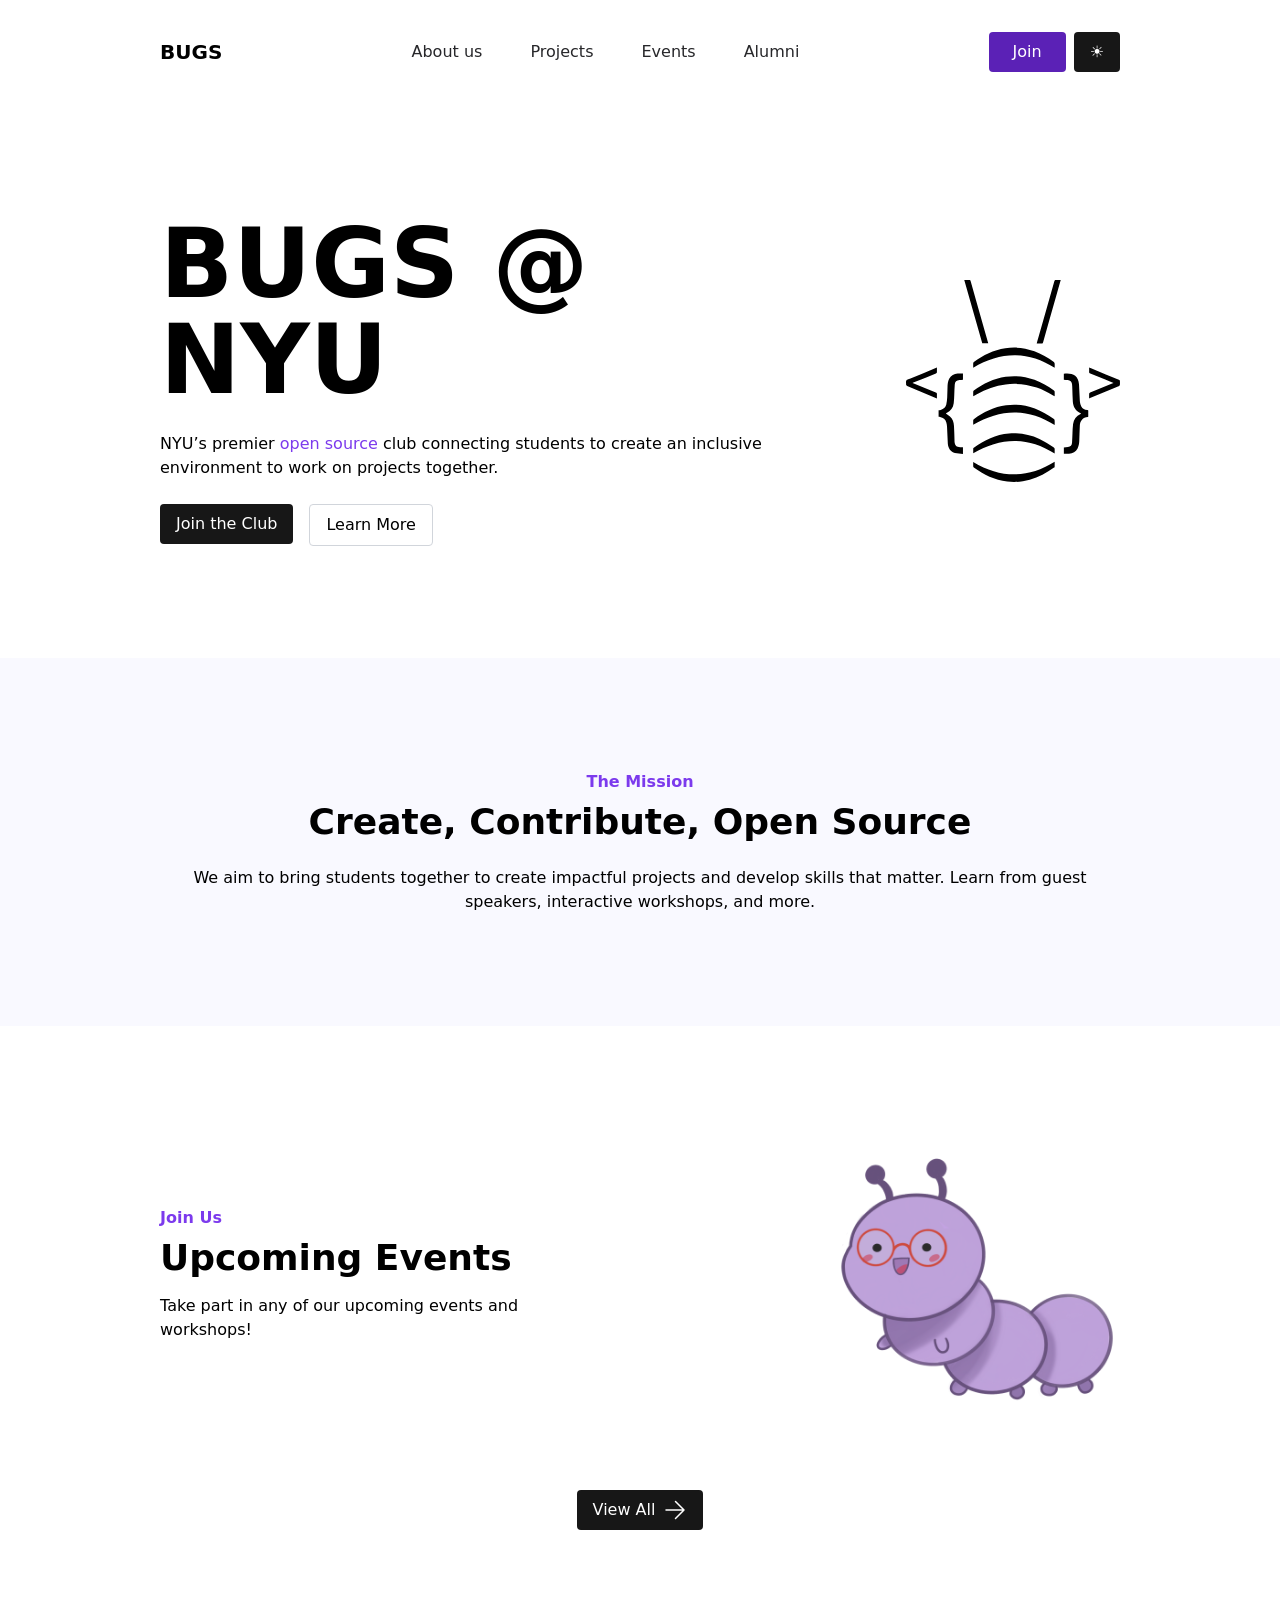
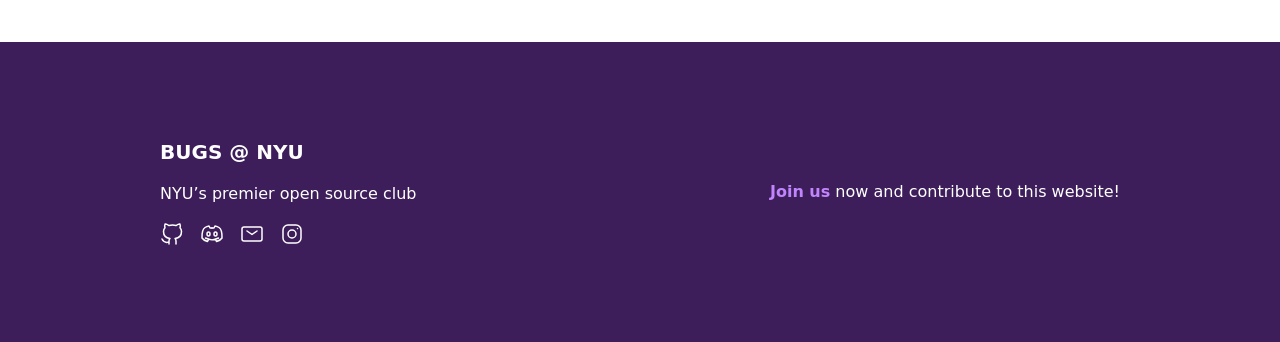
<file: index.html>
<!DOCTYPE html><html><head><meta charSet="utf-8"/><meta http-equiv="x-ua-compatible" content="ie=edge"/><meta name="viewport" content="width=device-width, initial-scale=1, shrink-to-fit=no"/><meta name="generator" content="Gatsby 5.14.1"/><style data-href="/styles.09951effc9b9b4fb2756.css" data-identity="gatsby-global-css">*,:after,:before{--tw-border-spacing-x:0;--tw-border-spacing-y:0;--tw-translate-x:0;--tw-translate-y:0;--tw-rotate:0;--tw-skew-x:0;--tw-skew-y:0;--tw-scale-x:1;--tw-scale-y:1;--tw-pan-x: ;--tw-pan-y: ;--tw-pinch-zoom: ;--tw-scroll-snap-strictness:proximity;--tw-gradient-from-position: ;--tw-gradient-via-position: ;--tw-gradient-to-position: ;--tw-ordinal: ;--tw-slashed-zero: ;--tw-numeric-figure: ;--tw-numeric-spacing: ;--tw-numeric-fraction: ;--tw-ring-inset: ;--tw-ring-offset-width:0px;--tw-ring-offset-color:#fff;--tw-ring-color:rgba(59,130,246,.5);--tw-ring-offset-shadow:0 0 #0000;--tw-ring-shadow:0 0 #0000;--tw-shadow:0 0 #0000;--tw-shadow-colored:0 0 #0000;--tw-blur: ;--tw-brightness: ;--tw-contrast: ;--tw-grayscale: ;--tw-hue-rotate: ;--tw-invert: ;--tw-saturate: ;--tw-sepia: ;--tw-drop-shadow: ;--tw-backdrop-blur: ;--tw-backdrop-brightness: ;--tw-backdrop-contrast: ;--tw-backdrop-grayscale: ;--tw-backdrop-hue-rotate: ;--tw-backdrop-invert: ;--tw-backdrop-opacity: ;--tw-backdrop-saturate: ;--tw-backdrop-sepia: ;--tw-contain-size: ;--tw-contain-layout: ;--tw-contain-paint: ;--tw-contain-style: }::backdrop{--tw-border-spacing-x:0;--tw-border-spacing-y:0;--tw-translate-x:0;--tw-translate-y:0;--tw-rotate:0;--tw-skew-x:0;--tw-skew-y:0;--tw-scale-x:1;--tw-scale-y:1;--tw-pan-x: ;--tw-pan-y: ;--tw-pinch-zoom: ;--tw-scroll-snap-strictness:proximity;--tw-gradient-from-position: ;--tw-gradient-via-position: ;--tw-gradient-to-position: ;--tw-ordinal: ;--tw-slashed-zero: ;--tw-numeric-figure: ;--tw-numeric-spacing: ;--tw-numeric-fraction: ;--tw-ring-inset: ;--tw-ring-offset-width:0px;--tw-ring-offset-color:#fff;--tw-ring-color:rgba(59,130,246,.5);--tw-ring-offset-shadow:0 0 #0000;--tw-ring-shadow:0 0 #0000;--tw-shadow:0 0 #0000;--tw-shadow-colored:0 0 #0000;--tw-blur: ;--tw-brightness: ;--tw-contrast: ;--tw-grayscale: ;--tw-hue-rotate: ;--tw-invert: ;--tw-saturate: ;--tw-sepia: ;--tw-drop-shadow: ;--tw-backdrop-blur: ;--tw-backdrop-brightness: ;--tw-backdrop-contrast: ;--tw-backdrop-grayscale: ;--tw-backdrop-hue-rotate: ;--tw-backdrop-invert: ;--tw-backdrop-opacity: ;--tw-backdrop-saturate: ;--tw-backdrop-sepia: ;--tw-contain-size: ;--tw-contain-layout: ;--tw-contain-paint: ;--tw-contain-style: }/*
! tailwindcss v3.4.17 | MIT License | https://tailwindcss.com
*/*,:after,:before{border:0 solid #e5e7eb;box-sizing:border-box}:after,:before{--tw-content:""}:host,html{-webkit-text-size-adjust:100%;font-feature-settings:normal;-webkit-tap-highlight-color:transparent;font-family:ui-sans-serif,system-ui,sans-serif,Apple Color Emoji,Segoe UI Emoji,Segoe UI Symbol,Noto Color Emoji;font-variation-settings:normal;line-height:1.5;-moz-tab-size:4;-o-tab-size:4;tab-size:4}body{line-height:inherit;margin:0}hr{border-top-width:1px;color:inherit;height:0}abbr:where([title]){-webkit-text-decoration:underline dotted;text-decoration:underline dotted}h1,h2,h3,h4,h5,h6{font-size:inherit;font-weight:inherit}a{color:inherit;text-decoration:inherit}b,strong{font-weight:bolder}code,kbd,pre,samp{font-feature-settings:normal;font-family:ui-monospace,SFMono-Regular,Menlo,Monaco,Consolas,Liberation Mono,Courier New,monospace;font-size:1em;font-variation-settings:normal}small{font-size:80%}sub,sup{font-size:75%;line-height:0;position:relative;vertical-align:baseline}sub{bottom:-.25em}sup{top:-.5em}table{border-collapse:collapse;border-color:inherit;text-indent:0}button,input,optgroup,select,textarea{font-feature-settings:inherit;color:inherit;font-family:inherit;font-size:100%;font-variation-settings:inherit;font-weight:inherit;letter-spacing:inherit;line-height:inherit;margin:0;padding:0}button,select{text-transform:none}button,input:where([type=button]),input:where([type=reset]),input:where([type=submit]){-webkit-appearance:button;background-color:transparent;background-image:none}:-moz-focusring{outline:auto}:-moz-ui-invalid{box-shadow:none}progress{vertical-align:baseline}::-webkit-inner-spin-button,::-webkit-outer-spin-button{height:auto}[type=search]{-webkit-appearance:textfield;outline-offset:-2px}::-webkit-search-decoration{-webkit-appearance:none}::-webkit-file-upload-button{-webkit-appearance:button;font:inherit}summary{display:list-item}blockquote,dd,dl,figure,h1,h2,h3,h4,h5,h6,hr,p,pre{margin:0}fieldset{margin:0}fieldset,legend{padding:0}menu,ol,ul{list-style:none;margin:0;padding:0}dialog{padding:0}textarea{resize:vertical}input::-moz-placeholder,textarea::-moz-placeholder{color:#9ca3af;opacity:1}input::placeholder,textarea::placeholder{color:#9ca3af;opacity:1}[role=button],button{cursor:pointer}:disabled{cursor:default}audio,canvas,embed,iframe,img,object,svg,video{display:block;vertical-align:middle}img,video{height:auto;max-width:100%}[hidden]:where(:not([hidden=until-found])){display:none}.absolute{position:absolute}.relative{position:relative}.left-0{left:0}.right-0{right:0}.top-1\/2{top:50%}.-m-8{margin:-2rem}.m-3{margin:.75rem}.mx-4{margin-left:1rem;margin-right:1rem}.mx-auto{margin-left:auto;margin-right:auto}.my-2{margin-bottom:.5rem;margin-top:.5rem}.mb-0{margin-bottom:0}.mb-12{margin-bottom:3rem}.mb-16{margin-bottom:4rem}.mb-4{margin-bottom:1rem}.mb-5{margin-bottom:1.25rem}.mb-8{margin-bottom:2rem}.ml-60{margin-left:15rem}.mt-12{margin-top:3rem}.mt-2{margin-top:.5rem}.mt-4{margin-top:1rem}.mt-6{margin-top:1.5rem}.mt-8{margin-top:2rem}.block{display:block}.inline-block{display:inline-block}.flex{display:flex}.grid{display:grid}.hidden{display:none}.h-0{height:0}.h-10{height:2.5rem}.h-44{height:11rem}.h-48{height:12rem}.h-64{height:16rem}.h-80{height:20rem}.h-full{height:100%}.min-h-\[calc\(100vh-12rem\)\]{min-height:calc(100vh - 12rem)}.min-h-screen{min-height:100vh}.w-10{width:2.5rem}.w-80{width:20rem}.w-full{width:100%}.max-w-5xl{max-width:64rem}.flex-none{flex:none}.flex-shrink-0{flex-shrink:0}.flex-grow,.grow{flex-grow:1}.-translate-y-1\/2{--tw-translate-y:-50%}.-translate-y-1\/2,.transform{transform:translate(var(--tw-translate-x),var(--tw-translate-y)) rotate(var(--tw-rotate)) skewX(var(--tw-skew-x)) skewY(var(--tw-skew-y)) scaleX(var(--tw-scale-x)) scaleY(var(--tw-scale-y))}.cursor-not-allowed{cursor:not-allowed}.resize{resize:both}.grid-cols-1{grid-template-columns:repeat(1,minmax(0,1fr))}.flex-row{flex-direction:row}.flex-col{flex-direction:column}.flex-wrap{flex-wrap:wrap}.items-start{align-items:flex-start}.items-center{align-items:center}.justify-center{justify-content:center}.justify-between{justify-content:space-between}.gap-12{gap:3rem}.gap-2{gap:.5rem}.gap-4{gap:1rem}.gap-8{gap:2rem}.gap-x-2{-moz-column-gap:.5rem;column-gap:.5rem}.gap-x-4{-moz-column-gap:1rem;column-gap:1rem}.gap-y-4{row-gap:1rem}.space-x-32>:not([hidden])~:not([hidden]){--tw-space-x-reverse:0;margin-left:calc(8rem*(1 - var(--tw-space-x-reverse)));margin-right:calc(8rem*var(--tw-space-x-reverse))}.space-y-4>:not([hidden])~:not([hidden]){--tw-space-y-reverse:0;margin-bottom:calc(1rem*var(--tw-space-y-reverse));margin-top:calc(1rem*(1 - var(--tw-space-y-reverse)))}.justify-self-end{justify-self:end}.overflow-hidden,.truncate{overflow:hidden}.truncate{text-overflow:ellipsis;white-space:nowrap}.rounded{border-radius:.25rem}.rounded-2xl{border-radius:1rem}.rounded-lg{border-radius:.5rem}.rounded-md{border-radius:.375rem}.rounded-sm{border-radius:.125rem}.rounded-xl{border-radius:.75rem}.rounded-l-xl{border-bottom-left-radius:.75rem;border-top-left-radius:.75rem}.rounded-r-xl{border-bottom-right-radius:.75rem;border-top-right-radius:.75rem}.rounded-t-lg{border-top-left-radius:.5rem;border-top-right-radius:.5rem}.border{border-width:1px}.border-2{border-width:2px}.border-l-0{border-left-width:0}.border-r-0{border-right-width:0}.border-gray-300{--tw-border-opacity:1;border-color:rgb(209 213 219/var(--tw-border-opacity,1))}.border-white{--tw-border-opacity:1;border-color:rgb(255 255 255/var(--tw-border-opacity,1))}.bg-\[\#3D1E5B\]{--tw-bg-opacity:1;background-color:rgb(61 30 91/var(--tw-bg-opacity,1))}.bg-\[\#F9F9FF\]{--tw-bg-opacity:1;background-color:rgb(249 249 255/var(--tw-bg-opacity,1))}.bg-neutral-900{--tw-bg-opacity:1;background-color:rgb(23 23 23/var(--tw-bg-opacity,1))}.bg-orange-900{--tw-bg-opacity:1;background-color:rgb(124 45 18/var(--tw-bg-opacity,1))}.bg-violet-800{--tw-bg-opacity:1;background-color:rgb(91 33 182/var(--tw-bg-opacity,1))}.bg-white{--tw-bg-opacity:1;background-color:rgb(255 255 255/var(--tw-bg-opacity,1))}.object-contain{-o-object-fit:contain;object-fit:contain}.object-cover{-o-object-fit:cover;object-fit:cover}.p-16{padding:4rem}.p-2{padding:.5rem}.p-4{padding:1rem}.p-8{padding:2rem}.px-2{padding-left:.5rem;padding-right:.5rem}.px-3{padding-left:.75rem;padding-right:.75rem}.px-4{padding-left:1rem;padding-right:1rem}.px-6{padding-left:1.5rem;padding-right:1.5rem}.px-8{padding-left:2rem;padding-right:2rem}.py-1{padding-bottom:.25rem;padding-top:.25rem}.py-2{padding-bottom:.5rem;padding-top:.5rem}.py-24{padding-bottom:6rem;padding-top:6rem}.py-3{padding-bottom:.75rem;padding-top:.75rem}.py-8{padding-bottom:2rem;padding-top:2rem}.pt-3{padding-top:.75rem}.text-center{text-align:center}.text-2xl{font-size:1.5rem;line-height:2rem}.text-4xl{font-size:2.25rem;line-height:2.5rem}.text-5xl{font-size:3rem;line-height:1}.text-lg{font-size:1.125rem;line-height:1.75rem}.text-sm{font-size:.875rem;line-height:1.25rem}.text-xl{font-size:1.25rem;line-height:1.75rem}.font-bold{font-weight:700}.font-semibold{font-weight:600}.text-black{--tw-text-opacity:1;color:rgb(0 0 0/var(--tw-text-opacity,1))}.text-blue-500{--tw-text-opacity:1;color:rgb(59 130 246/var(--tw-text-opacity,1))}.text-purple-400{--tw-text-opacity:1;color:rgb(192 132 252/var(--tw-text-opacity,1))}.text-purple-600{--tw-text-opacity:1;color:rgb(147 51 234/var(--tw-text-opacity,1))}.text-violet-600{--tw-text-opacity:1;color:rgb(124 58 237/var(--tw-text-opacity,1))}.text-white{--tw-text-opacity:1;color:rgb(255 255 255/var(--tw-text-opacity,1))}.text-zinc-600{--tw-text-opacity:1;color:rgb(82 82 91/var(--tw-text-opacity,1))}.text-zinc-800{--tw-text-opacity:1;color:rgb(39 39 42/var(--tw-text-opacity,1))}.antialiased{-webkit-font-smoothing:antialiased;-moz-osx-font-smoothing:grayscale}.opacity-50{opacity:.5}.shadow{--tw-shadow:0 1px 3px 0 rgba(0,0,0,.1),0 1px 2px -1px rgba(0,0,0,.1);--tw-shadow-colored:0 1px 3px 0 var(--tw-shadow-color),0 1px 2px -1px var(--tw-shadow-color);box-shadow:var(--tw-ring-offset-shadow,0 0 #0000),var(--tw-ring-shadow,0 0 #0000),var(--tw-shadow)}.drop-shadow-\[0_8px_16px_rgba\(151\2c 151\2c 151\2c 0\.25\)\]{--tw-drop-shadow:drop-shadow(0 8px 16px hsla(0,0%,59%,.25))}.drop-shadow-\[0_8px_16px_rgba\(151\2c 151\2c 151\2c 0\.25\)\],.filter{filter:var(--tw-blur) var(--tw-brightness) var(--tw-contrast) var(--tw-grayscale) var(--tw-hue-rotate) var(--tw-invert) var(--tw-saturate) var(--tw-sepia) var(--tw-drop-shadow)}.transition-colors{transition-duration:.15s;transition-property:color,background-color,border-color,text-decoration-color,fill,stroke;transition-timing-function:cubic-bezier(.4,0,.2,1)}.transition-height{transition-duration:.15s;transition-property:height;transition-timing-function:cubic-bezier(.4,0,.2,1)}.transition-transform{transition-duration:.15s;transition-property:transform;transition-timing-function:cubic-bezier(.4,0,.2,1)}.duration-100{transition-duration:.1s}.hover\:scale-110:hover{--tw-scale-x:1.1;--tw-scale-y:1.1;transform:translate(var(--tw-translate-x),var(--tw-translate-y)) rotate(var(--tw-rotate)) skewX(var(--tw-skew-x)) skewY(var(--tw-skew-y)) scaleX(var(--tw-scale-x)) scaleY(var(--tw-scale-y))}.hover\:bg-gray-100:hover{--tw-bg-opacity:1;background-color:rgb(243 244 246/var(--tw-bg-opacity,1))}.hover\:bg-gray-200:hover{--tw-bg-opacity:1;background-color:rgb(229 231 235/var(--tw-bg-opacity,1))}.hover\:bg-neutral-800:hover{--tw-bg-opacity:1;background-color:rgb(38 38 38/var(--tw-bg-opacity,1))}.hover\:bg-violet-600:hover{--tw-bg-opacity:1;background-color:rgb(124 58 237/var(--tw-bg-opacity,1))}.hover\:bg-white:hover{--tw-bg-opacity:1;background-color:rgb(255 255 255/var(--tw-bg-opacity,1))}.hover\:bg-opacity-\[0\.3\]:hover{--tw-bg-opacity:0.3}.hover\:text-pink-200:hover{--tw-text-opacity:1;color:rgb(251 207 232/var(--tw-text-opacity,1))}.hover\:underline:hover{text-decoration-line:underline}.group:hover .group-hover\:bg-neutral-600{--tw-bg-opacity:1;background-color:rgb(82 82 82/var(--tw-bg-opacity,1))}.dark\:border-gray-300:is(.dark *){--tw-border-opacity:1;border-color:rgb(209 213 219/var(--tw-border-opacity,1))}.dark\:border-neutral-700:is(.dark *){--tw-border-opacity:1;border-color:rgb(64 64 64/var(--tw-border-opacity,1))}.dark\:bg-neutral-800:is(.dark *){--tw-bg-opacity:1;background-color:rgb(38 38 38/var(--tw-bg-opacity,1))}.dark\:bg-neutral-900:is(.dark *){--tw-bg-opacity:1;background-color:rgb(23 23 23/var(--tw-bg-opacity,1))}.dark\:bg-zinc-900:is(.dark *){--tw-bg-opacity:1;background-color:rgb(24 24 27/var(--tw-bg-opacity,1))}.dark\:text-stone-100:is(.dark *){--tw-text-opacity:1;color:rgb(245 245 244/var(--tw-text-opacity,1))}.dark\:text-white:is(.dark *){--tw-text-opacity:1;color:rgb(255 255 255/var(--tw-text-opacity,1))}.dark\:text-zinc-400:is(.dark *){--tw-text-opacity:1;color:rgb(161 161 170/var(--tw-text-opacity,1))}.dark\:hover\:bg-neutral-600:hover:is(.dark *){--tw-bg-opacity:1;background-color:rgb(82 82 82/var(--tw-bg-opacity,1))}.dark\:hover\:bg-neutral-800:hover:is(.dark *){--tw-bg-opacity:1;background-color:rgb(38 38 38/var(--tw-bg-opacity,1))}@media (min-width:640px){.sm\:h-96{height:24rem}.sm\:grid-cols-2{grid-template-columns:repeat(2,minmax(0,1fr))}}@media (min-width:768px){.md\:mb-0{margin-bottom:0}.md\:mt-0{margin-top:0}.md\:block{display:block}.md\:inline-block{display:inline-block}.md\:flex{display:flex}.md\:hidden{display:none}.md\:h-30rem{height:30rem}.md\:h-auto{height:auto}.md\:w-auto{width:auto}.md\:flex-grow{flex-grow:1}.md\:grid-cols-2{grid-template-columns:repeat(2,minmax(0,1fr))}.md\:flex-row{flex-direction:row}.md\:items-center{align-items:center}.md\:justify-center{justify-content:center}.md\:gap-0{gap:0}.md\:space-x-12>:not([hidden])~:not([hidden]){--tw-space-x-reverse:0;margin-left:calc(3rem*(1 - var(--tw-space-x-reverse)));margin-right:calc(3rem*var(--tw-space-x-reverse))}.md\:space-x-4>:not([hidden])~:not([hidden]){--tw-space-x-reverse:0;margin-left:calc(1rem*(1 - var(--tw-space-x-reverse)));margin-right:calc(1rem*var(--tw-space-x-reverse))}.md\:space-y-0>:not([hidden])~:not([hidden]){--tw-space-y-reverse:0;margin-bottom:calc(0px*var(--tw-space-y-reverse));margin-top:calc(0px*(1 - var(--tw-space-y-reverse)))}}@media (min-width:1024px){.lg\:grid-cols-3{grid-template-columns:repeat(3,minmax(0,1fr))}.lg\:py-28{padding-bottom:7rem;padding-top:7rem}.lg\:text-8xl{font-size:6rem;line-height:1}}.\[\&\>path\]\:dark\:fill-white:is(.dark *)>path{fill:#fff}</style><style>.gatsby-image-wrapper{position:relative;overflow:hidden}.gatsby-image-wrapper picture.object-fit-polyfill{position:static!important}.gatsby-image-wrapper img{bottom:0;height:100%;left:0;margin:0;max-width:none;padding:0;position:absolute;right:0;top:0;width:100%;object-fit:cover}.gatsby-image-wrapper [data-main-image]{opacity:0;transform:translateZ(0);transition:opacity .25s linear;will-change:opacity}.gatsby-image-wrapper-constrained{display:inline-block;vertical-align:top}</style><noscript><style>.gatsby-image-wrapper noscript [data-main-image]{opacity:1!important}.gatsby-image-wrapper [data-placeholder-image]{opacity:0!important}</style></noscript><script type="module">const e="undefined"!=typeof HTMLImageElement&&"loading"in HTMLImageElement.prototype;e&&document.body.addEventListener("load",(function(e){const t=e.target;if(void 0===t.dataset.mainImage)return;if(void 0===t.dataset.gatsbyImageSsr)return;let a=null,n=t;for(;null===a&&n;)void 0!==n.parentNode.dataset.gatsbyImageWrapper&&(a=n.parentNode),n=n.parentNode;const o=a.querySelector("[data-placeholder-image]"),r=new Image;r.src=t.currentSrc,r.decode().catch((()=>{})).then((()=>{t.style.opacity=1,o&&(o.style.opacity=0,o.style.transition="opacity 500ms linear")}))}),!0);</script><link rel="sitemap" type="application/xml" href="/sitemap-index.xml"/><link rel="icon" href="/favicon-32x32.png?v=020940748c1f26abe38ecc937d8e483f" type="image/png"/><link rel="manifest" href="/manifest.webmanifest" crossorigin="anonymous"/><link rel="apple-touch-icon" sizes="48x48" href="/icons/icon-48x48.png?v=020940748c1f26abe38ecc937d8e483f"/><link rel="apple-touch-icon" sizes="72x72" href="/icons/icon-72x72.png?v=020940748c1f26abe38ecc937d8e483f"/><link rel="apple-touch-icon" sizes="96x96" href="/icons/icon-96x96.png?v=020940748c1f26abe38ecc937d8e483f"/><link rel="apple-touch-icon" sizes="144x144" href="/icons/icon-144x144.png?v=020940748c1f26abe38ecc937d8e483f"/><link rel="apple-touch-icon" sizes="192x192" href="/icons/icon-192x192.png?v=020940748c1f26abe38ecc937d8e483f"/><link rel="apple-touch-icon" sizes="256x256" href="/icons/icon-256x256.png?v=020940748c1f26abe38ecc937d8e483f"/><link rel="apple-touch-icon" sizes="384x384" href="/icons/icon-384x384.png?v=020940748c1f26abe38ecc937d8e483f"/><link rel="apple-touch-icon" sizes="512x512" href="/icons/icon-512x512.png?v=020940748c1f26abe38ecc937d8e483f"/><title data-gatsby-head="true">Home Page</title></head><body><div id="___gatsby"><div style="outline:none" tabindex="-1" id="gatsby-focus-wrapper"><div class="min-h-screen antialiased dark"><div class="light:bg-white dark:bg-zinc-900"><header><nav class="flex max-w-5xl mx-auto items-center justify-between flex-wrap p-8"><div class="flex items-center flex-shrink-0"><a aria-current="page" class="text-xl font-bold dark:text-stone-100" href="/">BUGS</a></div><div class="block md:hidden"><button class="text-white flex w-10 h-10 items-center justify-center"><svg width="1.5em" height="1.5em" stroke-width="1.5" viewBox="0 0 24 24" fill="none" xmlns="http://www.w3.org/2000/svg" color="currentColor"><path d="M3 5h18M3 12h18M3 19h18" stroke="currentColor" stroke-linecap="round" stroke-linejoin="round"></path></svg></button></div><div class="h-0 w-full block truncate flex-grow mt-2 transition-height duration-100 md:mt-0 md:flex md:items-center md:w-auto md:h-auto"><div class="md:flex md:flex-row md:flex-grow md:space-x-12 md:justify-center"><a class="text-zinc-800 block mb-4 md:mb-0 md:inline-block dark:text-stone-100" href="/about/">About us</a><a class="text-zinc-800 block mb-4 md:mb-0 md:inline-block dark:text-stone-100" href="/projects/">Projects</a><a class="text-zinc-800 block mb-4 md:mb-0 md:inline-block dark:text-stone-100" href="/events/">Events</a><a class="text-zinc-800 block mb-4 md:mb-0 md:inline-block dark:text-stone-100" href="/alumni/">Alumni</a></div><div class="flex flex-row gap-2"><a href="https://discord.gg/75jgtXy7rz"><button class="px-4 py-2 rounded bg-violet-800 hover:bg-violet-600 text-white px-6">Join</button></a><button class="px-4 py-2 rounded bg-neutral-900 dark:bg-neutral-800 hover:bg-neutral-800 dark:hover:bg-neutral-600 text-white pv-6">🌙</button></div></div></nav></header><main class="w-full min-h-[calc(100vh-12rem)] dark:text-white"><div class="max-w-5xl mx-auto px-8 flex space-x-32 items-center py-24 lg:py-28"><div><h1 class="text-5xl lg:text-8xl font-bold">BUGS @ NYU</h1><p class="mt-6">NYU’s premier <span class="text-violet-600">open source</span> club connecting students to create an inclusive environment to work on projects together.</p><div class="mt-6 flex flex-col space-y-4 md:flex-row md:space-x-4 md:space-y-0"><a href="https://discord.gg/75jgtXy7rz"><button class="px-4 py-2 rounded bg-neutral-900 dark:bg-neutral-800 hover:bg-neutral-800 dark:hover:bg-neutral-600 text-white">Join the Club</button></a><a href="/about/"><button class="px-4 py-2 rounded bg-white dark:bg-neutral-900 dark:border-gray-300 border-gray-300 border hover:bg-gray-100 text-black dark:text-white">Learn More</button></a></div></div><div class="hidden md:block"><svg class="[&amp;&gt;path]:dark:fill-white" width="214" height="202" viewBox="0 0 214 202" fill="none"><path d="M56.9672 173.984C54.2121 173.711 51.4903 173.746 48.9382 173.118C44.7936 172.097 42.0441 168.184 41.8062 163.555C41.5142 157.875 41.3236 152.19 41.0176 146.51C40.9453 145.175 40.7089 143.818 40.325 142.536C39.4085 139.466 37.2667 137.65 34.022 137.104C33.5686 137.029 33.1152 136.954 32.5923 136.868V130.287C33.2876 130.158 34.0192 130.046 34.7382 129.884C37.5546 129.247 39.5462 127.55 40.2249 124.871C40.8424 122.435 41.0622 119.876 41.2054 117.357C41.4293 113.435 41.3695 109.5 41.567 105.577C41.688 103.17 42.1039 100.797 43.3097 98.6109C45.1066 95.35 47.9855 93.7972 51.6377 93.5224C53.3776 93.3918 55.1355 93.5004 56.9644 93.5004V99.7597C55.8129 99.8532 54.6585 99.9191 53.5097 100.044C50.411 100.381 49.0856 101.455 48.7685 104.455C48.4375 107.581 48.4653 110.742 48.304 113.888C48.1454 116.989 48.1288 120.111 47.7226 123.182C47.1329 127.647 44.7311 131.008 40.5281 133.038C40.3042 133.145 40.0969 133.287 39.8925 133.427C39.8327 133.468 39.8104 133.559 39.8285 133.527C41.2193 134.518 42.6991 135.391 43.9536 136.504C46.7978 139.031 47.7574 142.451 47.9869 146.013C48.3082 150.991 48.361 155.987 48.5293 160.975C48.5446 161.424 48.5307 161.879 48.5961 162.323C49.1107 165.812 50.5028 167.029 54.1592 167.216C55.073 167.263 55.9867 167.311 56.9686 167.361C56.9672 169.491 56.9672 171.523 56.9672 173.984ZM157.827 99.7611V93.635C165.603 92.6841 172.329 94.6712 173.01 104.134C173.421 109.843 173.456 115.578 173.857 121.287C173.98 123.031 174.511 124.849 175.297 126.423C176.433 128.698 178.597 129.816 181.176 130.088C181.733 130.147 182.28 130.116 182.272 130.916C182.249 132.874 182.265 134.834 182.265 136.766C182.045 136.851 181.934 136.925 181.818 136.934C176.757 137.332 174.099 140.614 173.821 145.826C173.551 150.891 173.503 155.966 173.268 161.033C173.151 163.565 172.794 166.073 171.564 168.384C169.773 171.754 166.812 173.346 163.075 173.654C161.375 173.794 159.652 173.678 157.849 173.678V167.41C159.21 167.286 160.587 167.255 161.925 167.018C164.692 166.529 165.796 165.452 166.037 162.701C166.304 159.65 166.303 156.577 166.463 153.516C166.628 150.335 166.639 147.126 167.091 143.982C167.748 139.414 170.17 135.92 174.592 133.942C174.741 133.875 174.871 133.769 175.159 133.586C174.752 133.335 174.433 133.111 174.09 132.932C169.45 130.523 167.187 126.603 166.834 121.631C166.527 117.309 166.489 112.97 166.312 108.64C166.251 107.129 166.221 105.608 166.019 104.113C165.68 101.596 164.315 100.351 161.74 100.073C160.461 99.9356 159.174 99.8669 157.827 99.7611ZM67.2048 116.313C67.2048 114.565 67.17 113.058 67.2326 111.554C67.2465 111.224 67.5344 110.809 67.8223 110.599C77.3339 103.621 87.7356 98.5257 99.6102 96.7956C109.488 95.3555 119.147 96.3971 128.505 99.8697C135.526 102.475 141.925 106.166 147.942 110.515C148.266 110.75 148.623 111.182 148.642 111.538C148.72 113.04 148.676 114.549 148.676 116.265C147.904 115.853 147.286 115.538 146.684 115.198C141.533 112.299 136.369 109.427 130.699 107.558C120.581 104.226 110.24 103.092 99.6227 104.409C89.3295 105.684 79.8582 109.217 70.8974 114.198C69.7347 114.841 68.5914 115.516 67.2048 116.313ZM67.2048 181.908C94.4281 198.186 121.446 198.829 148.662 181.814C148.662 183.709 148.688 185.314 148.634 186.916C148.626 187.16 148.288 187.443 148.037 187.621C140.6 192.959 132.676 197.389 123.729 199.861C116.35 201.9 108.842 202.493 101.219 201.59C88.6828 200.106 77.8179 194.811 67.8098 187.582C67.5233 187.374 67.2452 186.953 67.2312 186.622C67.1701 185.122 67.2048 183.617 67.2048 181.908ZM148.677 173.495C121.448 156.436 94.4379 157.135 67.2271 173.374C67.2271 171.589 67.2062 169.947 67.2521 168.306C67.2577 168.094 67.5845 167.855 67.8098 167.692C78.3019 160.068 89.7537 154.641 102.965 153.516C113.62 152.609 123.8 154.493 133.458 159.023C138.533 161.404 143.292 164.28 147.841 167.509C148.449 167.94 148.725 168.377 148.693 169.118C148.636 170.459 148.677 171.805 148.677 173.495ZM67.2034 87.7275C67.2034 86.0304 67.1617 84.5559 67.2326 83.0883C67.2507 82.7173 67.5372 82.2473 67.8515 82.0178C77.2644 75.1291 87.5451 70.0584 99.275 68.2926C109.229 66.7934 118.978 67.7869 128.426 71.2842C135.447 73.8827 141.858 77.5504 147.857 81.9244C148.273 82.2281 148.601 82.8794 148.641 83.3947C148.75 84.7607 148.677 86.1403 148.677 87.8305C121.473 70.7606 94.4184 71.4601 67.2034 87.7275ZM148.677 144.937C121.434 127.877 94.3781 128.565 67.2062 144.835C67.2062 143.1 67.177 141.558 67.2326 140.019C67.2438 139.725 67.5303 139.362 67.7959 139.168C77.4535 132.094 88.0055 126.937 100.082 125.288C109.927 123.944 119.532 125.035 128.833 128.551C135.719 131.155 142.008 134.779 147.912 139.068C148.3 139.35 148.61 139.958 148.644 140.436C148.74 141.818 148.677 143.211 148.677 144.937ZM154.727 0.0252688C153.224 5.3543 151.787 10.469 150.338 15.5795C145.928 31.1213 141.502 46.6604 137.12 62.2105C136.867 63.1065 136.541 63.4954 135.537 63.4363C134.004 63.347 132.461 63.4129 130.726 63.4129C131.212 61.6787 131.644 60.1163 132.088 58.5566C137.513 39.4749 142.95 20.3973 148.339 1.30737C148.634 0.263 149.1 -0.0489363 150.143 0.00603042C151.597 0.0843581 153.06 0.0252688 154.727 0.0252688ZM82.2323 63.3621H76.2547C70.2729 42.3153 64.2925 21.2795 58.2551 0.0417588C60.2328 0.0417588 62.0241 -0.00496293 63.8071 0.0898547C64.095 0.104971 64.4817 0.713727 64.5957 1.10949C66.3537 7.20118 68.0768 13.3011 69.8042 19.4011C73.8736 33.7639 77.9417 48.1281 82.0098 62.4922C82.0751 62.7217 82.1294 62.9567 82.2323 63.3621ZM6.43429 102.94C7.0226 103.206 7.41897 103.403 7.82786 103.57C15.1545 106.57 22.4784 109.578 29.8204 112.545C30.6229 112.869 31.004 113.227 30.9456 114.129C30.8565 115.513 30.9219 116.907 30.9219 118.502C30.4532 118.314 30.093 118.174 29.7384 118.025C20.2156 114.013 10.6998 109.989 1.16459 106.005C0.350981 105.666 -0.0120136 105.274 0.0616982 104.388C0.172961 103.055 -0.292953 101.428 0.341247 100.456C0.940677 99.5371 2.63049 99.2788 3.85716 98.7662C12.4717 95.1727 21.089 91.5889 29.7078 88.0037C30.0457 87.8635 30.3906 87.7371 30.9191 87.531C30.9191 89.2734 30.972 90.8881 30.8746 92.4931C30.8552 92.816 30.3141 93.2324 29.9219 93.3932C23.057 96.202 16.1782 98.9778 9.30349 101.763C8.41756 102.123 7.5358 102.489 6.43429 102.94ZM207.592 102.942C204.658 101.75 201.965 100.654 199.273 99.5618C194.288 97.5391 189.317 95.4833 184.308 93.5237C183.344 93.1472 183.056 92.6745 183.113 91.7236C183.192 90.3851 183.133 89.0398 183.133 87.5145C184.468 88.0683 185.651 88.5561 186.832 89.0481C195.493 92.6525 204.149 96.2707 212.823 99.8435C213.652 100.184 214.001 100.599 213.939 101.472C213.841 102.812 214.285 104.436 213.652 105.419C213.058 106.342 211.377 106.617 210.154 107.132C201.666 110.717 193.174 114.292 184.682 117.867C184.229 118.058 183.765 118.227 183.138 118.473C183.138 116.721 183.085 115.1 183.184 113.488C183.204 113.172 183.758 112.774 184.152 112.611C191.473 109.584 198.807 106.587 206.136 103.58C206.548 103.412 206.953 103.224 207.592 102.942Z" fill="black"></path></svg></div></div><div class="bg-[#F9F9FF] dark:bg-neutral-800"><div class="max-w-5xl mx-auto px-8 flex flex-col items-center py-24 lg:py-28 text-center"><p class="text-violet-600 font-bold">The Mission</p><h2 class="mt-2 text-4xl font-bold">Create, Contribute, Open Source</h2><p class="mt-6 light:text-zinc-800 dark:text-white">We aim to bring students together to create impactful projects and develop skills that matter. Learn from guest speakers, interactive workshops, and more.</p></div></div><div class="max-w-5xl mx-auto px-8 flex-col py-24 lg:py-28"><div class="items-center flex"><div class=""><p class="text-violet-600 font-bold">Join Us</p><h2 class="mt-2 text-4xl font-bold">Upcoming Events</h2><p class="mt-4 mb-12">Take part in any of our upcoming events and workshops!</p></div><div class="hidden md:block h-80 w-80 ml-60"><div class="object-contain"><img src="/images/logo/feature.png"/></div></div></div><div class="mt-8 flex justify-center"><a href="/events/"><button class="px-4 py-2 rounded bg-neutral-900 dark:bg-neutral-800 hover:bg-neutral-800 dark:hover:bg-neutral-600 text-white flex gap-2">View All <svg width="1.5em" height="1.5em" viewBox="0 0 24 24" stroke-width="1.5" fill="none" xmlns="http://www.w3.org/2000/svg" color="currentColor" class="inline-block"><path d="M3 12h18m0 0l-8.5-8.5M21 12l-8.5 8.5" stroke="currentColor" stroke-linecap="round" stroke-linejoin="round"></path></svg></button></a></div></div></main><footer class="w-full bg-[#3D1E5B] text-white"><div class="mx-auto max-w-5xl px-8 py-24 flex flex-col gap-12 items-start justify-between md:flex-row md:items-center md:gap-0"><div class="flex flex-col gap-y-4"><p class="text-xl font-bold">BUGS @ NYU</p><p>NYU’s premier open source club</p><div class="flex flex-row gap-x-4"><a class="hover:scale-110" href="https://github.com/BUGS-NYU" target="_blank" rel="noopener noreferrer"><svg width="1.5em" height="1.5em" stroke-width="1.5" viewBox="0 0 24 24" fill="none" xmlns="http://www.w3.org/2000/svg" color="currentColor"><path d="M16 22.027v-2.87a3.37 3.37 0 00-.94-2.61c3.14-.35 6.44-1.54 6.44-7a5.44 5.44 0 00-1.5-3.75 5.07 5.07 0 00-.09-3.77s-1.18-.35-3.91 1.48a13.38 13.38 0 00-7 0c-2.73-1.83-3.91-1.48-3.91-1.48A5.07 5.07 0 005 5.797a5.44 5.44 0 00-1.5 3.78c0 5.42 3.3 6.61 6.44 7a3.37 3.37 0 00-.94 2.58v2.87M9 20.027c-3 .973-5.5 0-7-3" stroke="currentColor" stroke-linecap="round" stroke-linejoin="round"></path></svg></a><a class="hover:scale-110" href="https://discord.com/invite/75jgtXy7rz" target="_blank" rel="noopener noreferrer"><svg width="1.5em" height="1.5em" viewBox="0 0 24 24" stroke-width="1.5" fill="none" xmlns="http://www.w3.org/2000/svg" color="currentColor"><path d="M5.5 16c5 2.5 8 2.5 13 0M15.5 17.5l1 2s4.171-1.328 5.5-3.5c0-1 .53-8.147-3-10.5-1.5-1-4-1.5-4-1.5l-1 2h-2" stroke="currentColor" stroke-linecap="round" stroke-linejoin="round"></path><path d="M8.528 17.5l-1 2s-4.171-1.328-5.5-3.5c0-1-.53-8.147 3-10.5 1.5-1 4-1.5 4-1.5l1 2h2" stroke="currentColor" stroke-linecap="round" stroke-linejoin="round"></path><path d="M8.5 14c-.828 0-1.5-.895-1.5-2s.672-2 1.5-2 1.5.895 1.5 2-.672 2-1.5 2zM15.5 14c-.828 0-1.5-.895-1.5-2s.672-2 1.5-2 1.5.895 1.5 2-.672 2-1.5 2z" stroke="currentColor" stroke-linecap="round" stroke-linejoin="round"></path></svg></a><a class="hover:scale-110" href="mailto:bugsnyu@gmail.com" target="_blank" rel="noopener noreferrer"><svg width="1.5em" height="1.5em" stroke-width="1.5" viewBox="0 0 24 24" fill="none" xmlns="http://www.w3.org/2000/svg" color="currentColor"><path d="M7 9l5 3.5L17 9" stroke="currentColor" stroke-linecap="round" stroke-linejoin="round"></path><path d="M2 17V7a2 2 0 012-2h16a2 2 0 012 2v10a2 2 0 01-2 2H4a2 2 0 01-2-2z" stroke="currentColor"></path></svg></a><a class="hover:scale-110" href="https://www.instagram.com/bugsnyu/" target="_blank" rel="noopener noreferrer"><svg width="1.5em" height="1.5em" stroke-width="1.5" viewBox="0 0 24 24" fill="none" xmlns="http://www.w3.org/2000/svg" color="currentColor"><path d="M12 16a4 4 0 100-8 4 4 0 000 8z" stroke="currentColor" stroke-linecap="round" stroke-linejoin="round"></path><path d="M3 16V8a5 5 0 015-5h8a5 5 0 015 5v8a5 5 0 01-5 5H8a5 5 0 01-5-5z" stroke="currentColor"></path><path d="M17.5 6.51l.01-.011" stroke="currentColor" stroke-linecap="round" stroke-linejoin="round"></path></svg></a></div></div><p><a href="https://discord.com/invite/75jgtXy7rz" class="text-purple-400 font-bold hover:text-pink-200" target="_blank" rel="noopener noreferrer">Join us</a> <!-- -->now and contribute to this website!</p></div></footer></div></div></div><div id="gatsby-announcer" style="position:absolute;top:0;width:1px;height:1px;padding:0;overflow:hidden;clip:rect(0, 0, 0, 0);white-space:nowrap;border:0" aria-live="assertive" aria-atomic="true"></div></div><script id="gatsby-script-loader">/*<![CDATA[*/window.pagePath="/";/*]]>*/</script><!-- slice-start id="_gatsby-scripts-1" -->
          <script
            id="gatsby-chunk-mapping"
          >
            window.___chunkMapping="{\"app\":[\"/app-2f6a17a32255480ce53c.js\"],\"component---src-pages-404-tsx\":[\"/component---src-pages-404-tsx-b8b2cb59650b469e8ea0.js\"],\"component---src-pages-about-tsx\":[\"/component---src-pages-about-tsx-eaef52e525d97fa2c925.js\"],\"component---src-pages-alumni-tsx\":[\"/component---src-pages-alumni-tsx-0c6a2522147e1a5346bf.js\"],\"component---src-pages-event-tsx\":[\"/component---src-pages-event-tsx-873c6ea6f82a576940c3.js\"],\"component---src-pages-events-tsx\":[\"/component---src-pages-events-tsx-f9f5cc84df5a774f3e3c.js\"],\"component---src-pages-index-tsx\":[\"/component---src-pages-index-tsx-4413e89a3ad8066d3e4a.js\"],\"component---src-pages-projects-tsx\":[\"/component---src-pages-projects-tsx-7271e6e82a0494c05003.js\"]}";
          </script>
        <script>window.___webpackCompilationHash="56511438cbc6a708e01b";</script><script src="/webpack-runtime-556dcfc90212ae1c55a0.js" async></script><script src="/framework-e2140563fe6d897b52b5.js" async></script><script src="/app-2f6a17a32255480ce53c.js" async></script><!-- slice-end id="_gatsby-scripts-1" --></body></html>
</file>
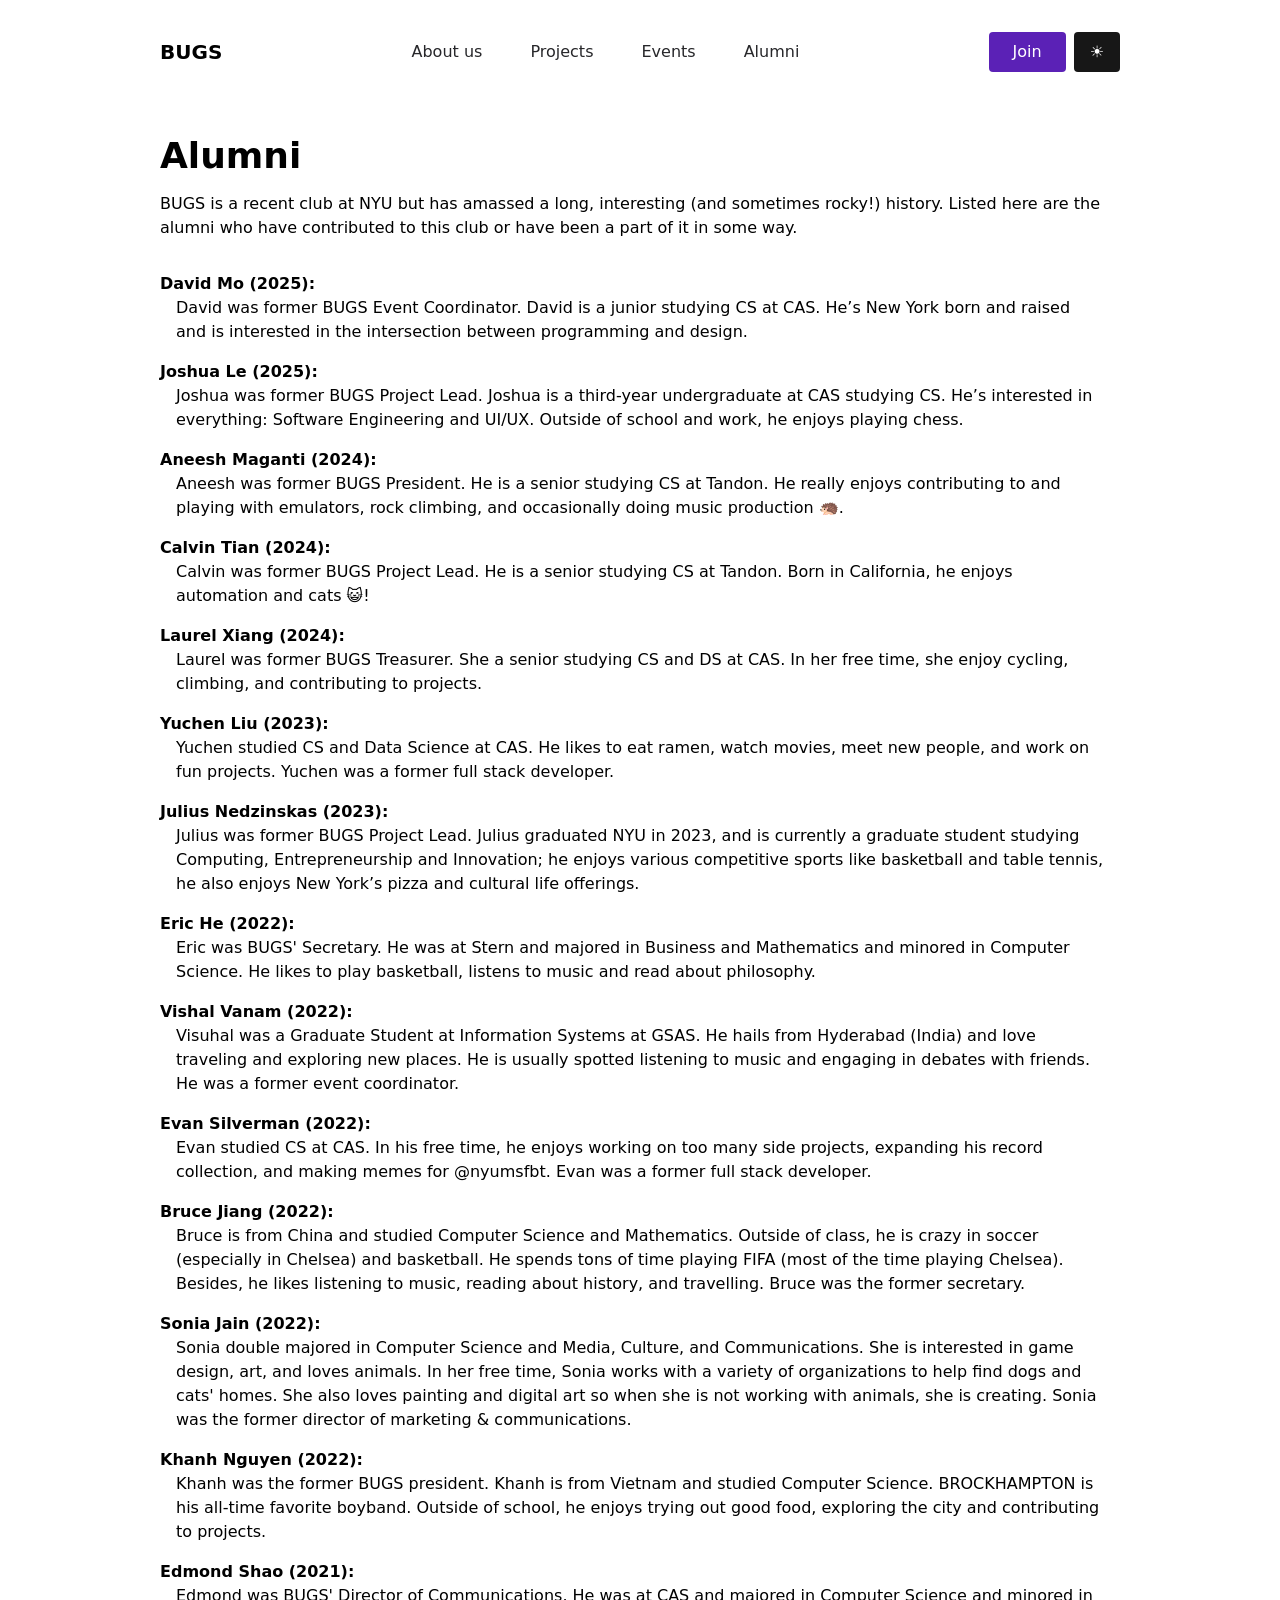
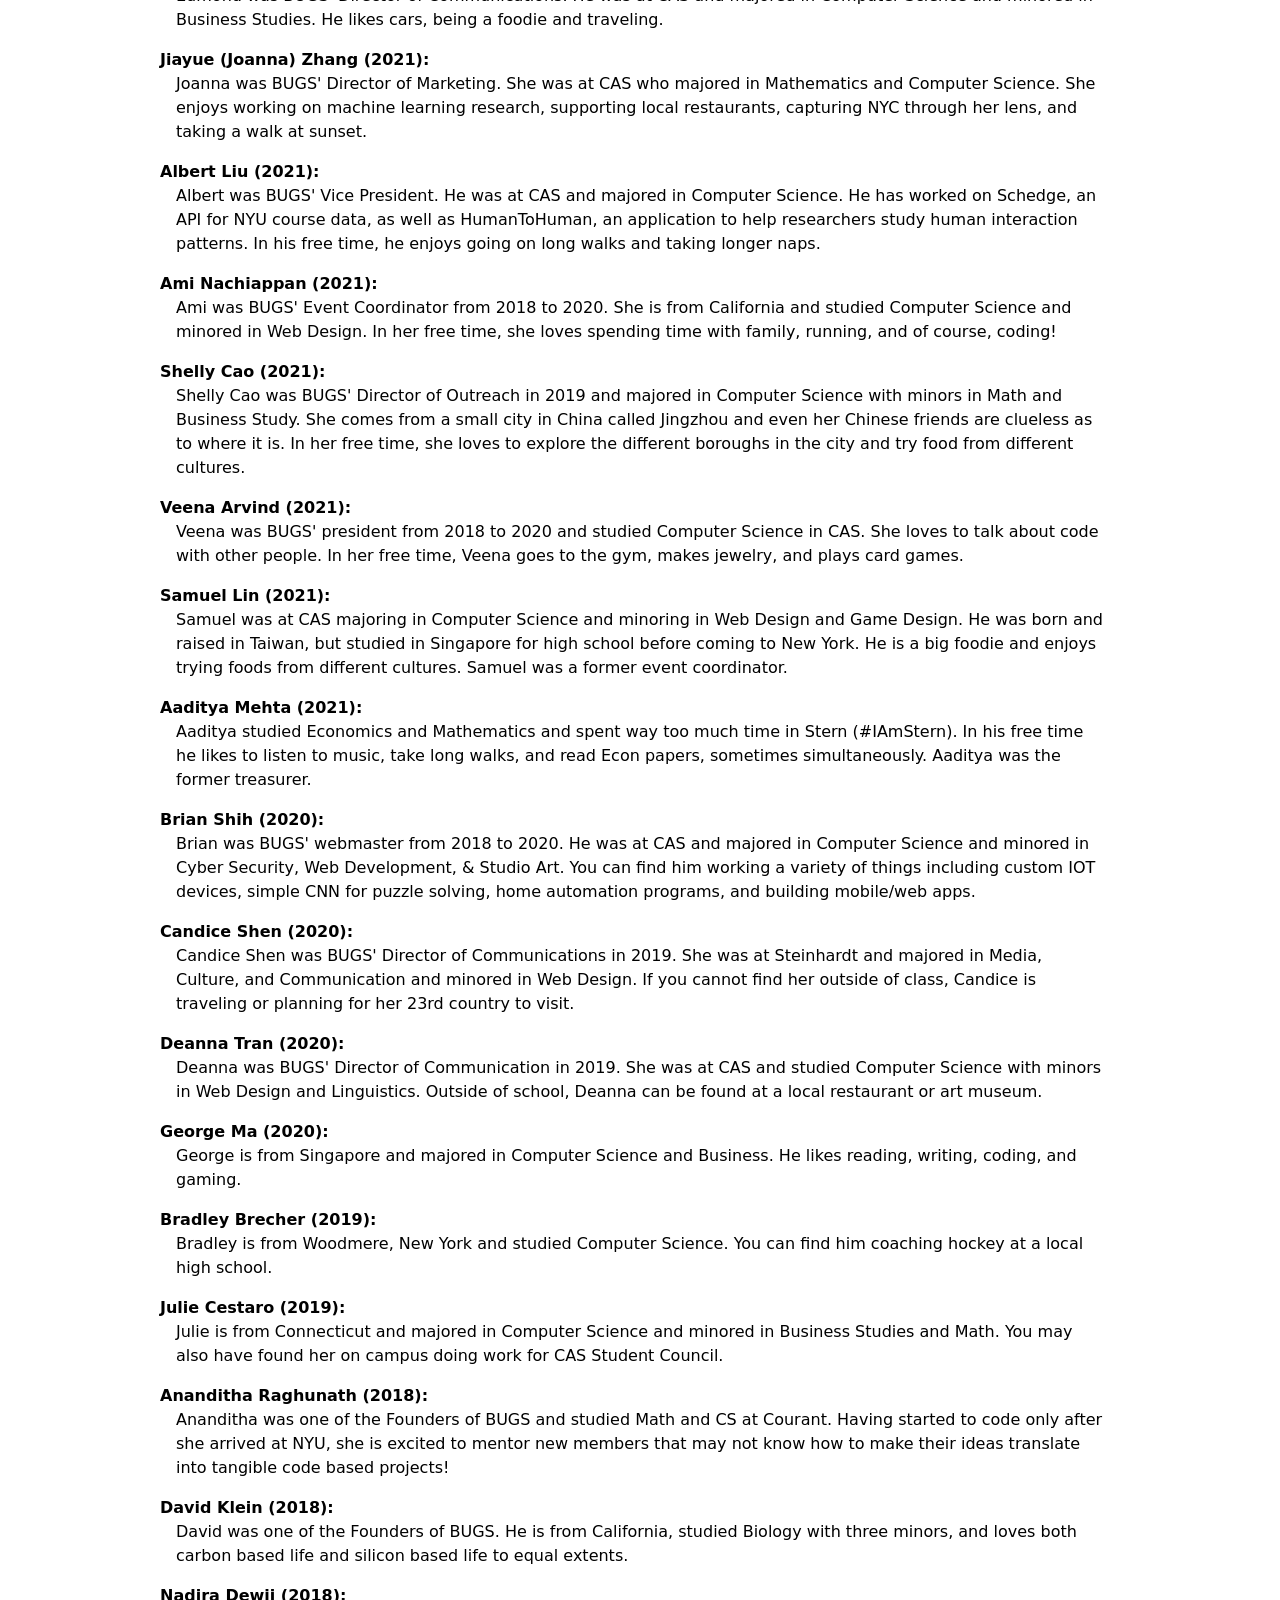
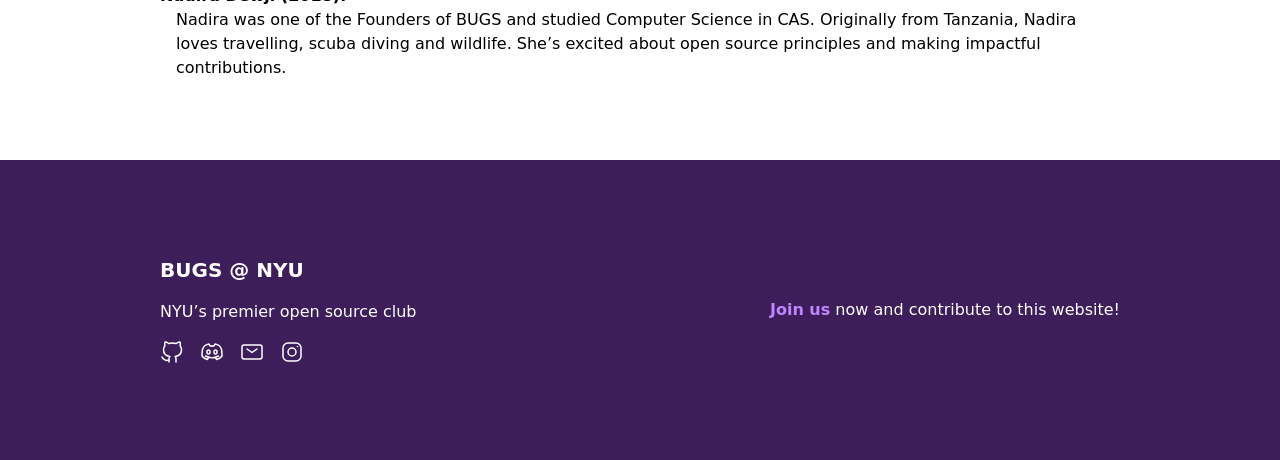
<file: alumni/index.html>
<!DOCTYPE html><html><head><meta charSet="utf-8"/><meta http-equiv="x-ua-compatible" content="ie=edge"/><meta name="viewport" content="width=device-width, initial-scale=1, shrink-to-fit=no"/><meta name="generator" content="Gatsby 5.14.1"/><style data-href="/styles.09951effc9b9b4fb2756.css" data-identity="gatsby-global-css">*,:after,:before{--tw-border-spacing-x:0;--tw-border-spacing-y:0;--tw-translate-x:0;--tw-translate-y:0;--tw-rotate:0;--tw-skew-x:0;--tw-skew-y:0;--tw-scale-x:1;--tw-scale-y:1;--tw-pan-x: ;--tw-pan-y: ;--tw-pinch-zoom: ;--tw-scroll-snap-strictness:proximity;--tw-gradient-from-position: ;--tw-gradient-via-position: ;--tw-gradient-to-position: ;--tw-ordinal: ;--tw-slashed-zero: ;--tw-numeric-figure: ;--tw-numeric-spacing: ;--tw-numeric-fraction: ;--tw-ring-inset: ;--tw-ring-offset-width:0px;--tw-ring-offset-color:#fff;--tw-ring-color:rgba(59,130,246,.5);--tw-ring-offset-shadow:0 0 #0000;--tw-ring-shadow:0 0 #0000;--tw-shadow:0 0 #0000;--tw-shadow-colored:0 0 #0000;--tw-blur: ;--tw-brightness: ;--tw-contrast: ;--tw-grayscale: ;--tw-hue-rotate: ;--tw-invert: ;--tw-saturate: ;--tw-sepia: ;--tw-drop-shadow: ;--tw-backdrop-blur: ;--tw-backdrop-brightness: ;--tw-backdrop-contrast: ;--tw-backdrop-grayscale: ;--tw-backdrop-hue-rotate: ;--tw-backdrop-invert: ;--tw-backdrop-opacity: ;--tw-backdrop-saturate: ;--tw-backdrop-sepia: ;--tw-contain-size: ;--tw-contain-layout: ;--tw-contain-paint: ;--tw-contain-style: }::backdrop{--tw-border-spacing-x:0;--tw-border-spacing-y:0;--tw-translate-x:0;--tw-translate-y:0;--tw-rotate:0;--tw-skew-x:0;--tw-skew-y:0;--tw-scale-x:1;--tw-scale-y:1;--tw-pan-x: ;--tw-pan-y: ;--tw-pinch-zoom: ;--tw-scroll-snap-strictness:proximity;--tw-gradient-from-position: ;--tw-gradient-via-position: ;--tw-gradient-to-position: ;--tw-ordinal: ;--tw-slashed-zero: ;--tw-numeric-figure: ;--tw-numeric-spacing: ;--tw-numeric-fraction: ;--tw-ring-inset: ;--tw-ring-offset-width:0px;--tw-ring-offset-color:#fff;--tw-ring-color:rgba(59,130,246,.5);--tw-ring-offset-shadow:0 0 #0000;--tw-ring-shadow:0 0 #0000;--tw-shadow:0 0 #0000;--tw-shadow-colored:0 0 #0000;--tw-blur: ;--tw-brightness: ;--tw-contrast: ;--tw-grayscale: ;--tw-hue-rotate: ;--tw-invert: ;--tw-saturate: ;--tw-sepia: ;--tw-drop-shadow: ;--tw-backdrop-blur: ;--tw-backdrop-brightness: ;--tw-backdrop-contrast: ;--tw-backdrop-grayscale: ;--tw-backdrop-hue-rotate: ;--tw-backdrop-invert: ;--tw-backdrop-opacity: ;--tw-backdrop-saturate: ;--tw-backdrop-sepia: ;--tw-contain-size: ;--tw-contain-layout: ;--tw-contain-paint: ;--tw-contain-style: }/*
! tailwindcss v3.4.17 | MIT License | https://tailwindcss.com
*/*,:after,:before{border:0 solid #e5e7eb;box-sizing:border-box}:after,:before{--tw-content:""}:host,html{-webkit-text-size-adjust:100%;font-feature-settings:normal;-webkit-tap-highlight-color:transparent;font-family:ui-sans-serif,system-ui,sans-serif,Apple Color Emoji,Segoe UI Emoji,Segoe UI Symbol,Noto Color Emoji;font-variation-settings:normal;line-height:1.5;-moz-tab-size:4;-o-tab-size:4;tab-size:4}body{line-height:inherit;margin:0}hr{border-top-width:1px;color:inherit;height:0}abbr:where([title]){-webkit-text-decoration:underline dotted;text-decoration:underline dotted}h1,h2,h3,h4,h5,h6{font-size:inherit;font-weight:inherit}a{color:inherit;text-decoration:inherit}b,strong{font-weight:bolder}code,kbd,pre,samp{font-feature-settings:normal;font-family:ui-monospace,SFMono-Regular,Menlo,Monaco,Consolas,Liberation Mono,Courier New,monospace;font-size:1em;font-variation-settings:normal}small{font-size:80%}sub,sup{font-size:75%;line-height:0;position:relative;vertical-align:baseline}sub{bottom:-.25em}sup{top:-.5em}table{border-collapse:collapse;border-color:inherit;text-indent:0}button,input,optgroup,select,textarea{font-feature-settings:inherit;color:inherit;font-family:inherit;font-size:100%;font-variation-settings:inherit;font-weight:inherit;letter-spacing:inherit;line-height:inherit;margin:0;padding:0}button,select{text-transform:none}button,input:where([type=button]),input:where([type=reset]),input:where([type=submit]){-webkit-appearance:button;background-color:transparent;background-image:none}:-moz-focusring{outline:auto}:-moz-ui-invalid{box-shadow:none}progress{vertical-align:baseline}::-webkit-inner-spin-button,::-webkit-outer-spin-button{height:auto}[type=search]{-webkit-appearance:textfield;outline-offset:-2px}::-webkit-search-decoration{-webkit-appearance:none}::-webkit-file-upload-button{-webkit-appearance:button;font:inherit}summary{display:list-item}blockquote,dd,dl,figure,h1,h2,h3,h4,h5,h6,hr,p,pre{margin:0}fieldset{margin:0}fieldset,legend{padding:0}menu,ol,ul{list-style:none;margin:0;padding:0}dialog{padding:0}textarea{resize:vertical}input::-moz-placeholder,textarea::-moz-placeholder{color:#9ca3af;opacity:1}input::placeholder,textarea::placeholder{color:#9ca3af;opacity:1}[role=button],button{cursor:pointer}:disabled{cursor:default}audio,canvas,embed,iframe,img,object,svg,video{display:block;vertical-align:middle}img,video{height:auto;max-width:100%}[hidden]:where(:not([hidden=until-found])){display:none}.absolute{position:absolute}.relative{position:relative}.left-0{left:0}.right-0{right:0}.top-1\/2{top:50%}.-m-8{margin:-2rem}.m-3{margin:.75rem}.mx-4{margin-left:1rem;margin-right:1rem}.mx-auto{margin-left:auto;margin-right:auto}.my-2{margin-bottom:.5rem;margin-top:.5rem}.mb-0{margin-bottom:0}.mb-12{margin-bottom:3rem}.mb-16{margin-bottom:4rem}.mb-4{margin-bottom:1rem}.mb-5{margin-bottom:1.25rem}.mb-8{margin-bottom:2rem}.ml-60{margin-left:15rem}.mt-12{margin-top:3rem}.mt-2{margin-top:.5rem}.mt-4{margin-top:1rem}.mt-6{margin-top:1.5rem}.mt-8{margin-top:2rem}.block{display:block}.inline-block{display:inline-block}.flex{display:flex}.grid{display:grid}.hidden{display:none}.h-0{height:0}.h-10{height:2.5rem}.h-44{height:11rem}.h-48{height:12rem}.h-64{height:16rem}.h-80{height:20rem}.h-full{height:100%}.min-h-\[calc\(100vh-12rem\)\]{min-height:calc(100vh - 12rem)}.min-h-screen{min-height:100vh}.w-10{width:2.5rem}.w-80{width:20rem}.w-full{width:100%}.max-w-5xl{max-width:64rem}.flex-none{flex:none}.flex-shrink-0{flex-shrink:0}.flex-grow,.grow{flex-grow:1}.-translate-y-1\/2{--tw-translate-y:-50%}.-translate-y-1\/2,.transform{transform:translate(var(--tw-translate-x),var(--tw-translate-y)) rotate(var(--tw-rotate)) skewX(var(--tw-skew-x)) skewY(var(--tw-skew-y)) scaleX(var(--tw-scale-x)) scaleY(var(--tw-scale-y))}.cursor-not-allowed{cursor:not-allowed}.resize{resize:both}.grid-cols-1{grid-template-columns:repeat(1,minmax(0,1fr))}.flex-row{flex-direction:row}.flex-col{flex-direction:column}.flex-wrap{flex-wrap:wrap}.items-start{align-items:flex-start}.items-center{align-items:center}.justify-center{justify-content:center}.justify-between{justify-content:space-between}.gap-12{gap:3rem}.gap-2{gap:.5rem}.gap-4{gap:1rem}.gap-8{gap:2rem}.gap-x-2{-moz-column-gap:.5rem;column-gap:.5rem}.gap-x-4{-moz-column-gap:1rem;column-gap:1rem}.gap-y-4{row-gap:1rem}.space-x-32>:not([hidden])~:not([hidden]){--tw-space-x-reverse:0;margin-left:calc(8rem*(1 - var(--tw-space-x-reverse)));margin-right:calc(8rem*var(--tw-space-x-reverse))}.space-y-4>:not([hidden])~:not([hidden]){--tw-space-y-reverse:0;margin-bottom:calc(1rem*var(--tw-space-y-reverse));margin-top:calc(1rem*(1 - var(--tw-space-y-reverse)))}.justify-self-end{justify-self:end}.overflow-hidden,.truncate{overflow:hidden}.truncate{text-overflow:ellipsis;white-space:nowrap}.rounded{border-radius:.25rem}.rounded-2xl{border-radius:1rem}.rounded-lg{border-radius:.5rem}.rounded-md{border-radius:.375rem}.rounded-sm{border-radius:.125rem}.rounded-xl{border-radius:.75rem}.rounded-l-xl{border-bottom-left-radius:.75rem;border-top-left-radius:.75rem}.rounded-r-xl{border-bottom-right-radius:.75rem;border-top-right-radius:.75rem}.rounded-t-lg{border-top-left-radius:.5rem;border-top-right-radius:.5rem}.border{border-width:1px}.border-2{border-width:2px}.border-l-0{border-left-width:0}.border-r-0{border-right-width:0}.border-gray-300{--tw-border-opacity:1;border-color:rgb(209 213 219/var(--tw-border-opacity,1))}.border-white{--tw-border-opacity:1;border-color:rgb(255 255 255/var(--tw-border-opacity,1))}.bg-\[\#3D1E5B\]{--tw-bg-opacity:1;background-color:rgb(61 30 91/var(--tw-bg-opacity,1))}.bg-\[\#F9F9FF\]{--tw-bg-opacity:1;background-color:rgb(249 249 255/var(--tw-bg-opacity,1))}.bg-neutral-900{--tw-bg-opacity:1;background-color:rgb(23 23 23/var(--tw-bg-opacity,1))}.bg-orange-900{--tw-bg-opacity:1;background-color:rgb(124 45 18/var(--tw-bg-opacity,1))}.bg-violet-800{--tw-bg-opacity:1;background-color:rgb(91 33 182/var(--tw-bg-opacity,1))}.bg-white{--tw-bg-opacity:1;background-color:rgb(255 255 255/var(--tw-bg-opacity,1))}.object-contain{-o-object-fit:contain;object-fit:contain}.object-cover{-o-object-fit:cover;object-fit:cover}.p-16{padding:4rem}.p-2{padding:.5rem}.p-4{padding:1rem}.p-8{padding:2rem}.px-2{padding-left:.5rem;padding-right:.5rem}.px-3{padding-left:.75rem;padding-right:.75rem}.px-4{padding-left:1rem;padding-right:1rem}.px-6{padding-left:1.5rem;padding-right:1.5rem}.px-8{padding-left:2rem;padding-right:2rem}.py-1{padding-bottom:.25rem;padding-top:.25rem}.py-2{padding-bottom:.5rem;padding-top:.5rem}.py-24{padding-bottom:6rem;padding-top:6rem}.py-3{padding-bottom:.75rem;padding-top:.75rem}.py-8{padding-bottom:2rem;padding-top:2rem}.pt-3{padding-top:.75rem}.text-center{text-align:center}.text-2xl{font-size:1.5rem;line-height:2rem}.text-4xl{font-size:2.25rem;line-height:2.5rem}.text-5xl{font-size:3rem;line-height:1}.text-lg{font-size:1.125rem;line-height:1.75rem}.text-sm{font-size:.875rem;line-height:1.25rem}.text-xl{font-size:1.25rem;line-height:1.75rem}.font-bold{font-weight:700}.font-semibold{font-weight:600}.text-black{--tw-text-opacity:1;color:rgb(0 0 0/var(--tw-text-opacity,1))}.text-blue-500{--tw-text-opacity:1;color:rgb(59 130 246/var(--tw-text-opacity,1))}.text-purple-400{--tw-text-opacity:1;color:rgb(192 132 252/var(--tw-text-opacity,1))}.text-purple-600{--tw-text-opacity:1;color:rgb(147 51 234/var(--tw-text-opacity,1))}.text-violet-600{--tw-text-opacity:1;color:rgb(124 58 237/var(--tw-text-opacity,1))}.text-white{--tw-text-opacity:1;color:rgb(255 255 255/var(--tw-text-opacity,1))}.text-zinc-600{--tw-text-opacity:1;color:rgb(82 82 91/var(--tw-text-opacity,1))}.text-zinc-800{--tw-text-opacity:1;color:rgb(39 39 42/var(--tw-text-opacity,1))}.antialiased{-webkit-font-smoothing:antialiased;-moz-osx-font-smoothing:grayscale}.opacity-50{opacity:.5}.shadow{--tw-shadow:0 1px 3px 0 rgba(0,0,0,.1),0 1px 2px -1px rgba(0,0,0,.1);--tw-shadow-colored:0 1px 3px 0 var(--tw-shadow-color),0 1px 2px -1px var(--tw-shadow-color);box-shadow:var(--tw-ring-offset-shadow,0 0 #0000),var(--tw-ring-shadow,0 0 #0000),var(--tw-shadow)}.drop-shadow-\[0_8px_16px_rgba\(151\2c 151\2c 151\2c 0\.25\)\]{--tw-drop-shadow:drop-shadow(0 8px 16px hsla(0,0%,59%,.25))}.drop-shadow-\[0_8px_16px_rgba\(151\2c 151\2c 151\2c 0\.25\)\],.filter{filter:var(--tw-blur) var(--tw-brightness) var(--tw-contrast) var(--tw-grayscale) var(--tw-hue-rotate) var(--tw-invert) var(--tw-saturate) var(--tw-sepia) var(--tw-drop-shadow)}.transition-colors{transition-duration:.15s;transition-property:color,background-color,border-color,text-decoration-color,fill,stroke;transition-timing-function:cubic-bezier(.4,0,.2,1)}.transition-height{transition-duration:.15s;transition-property:height;transition-timing-function:cubic-bezier(.4,0,.2,1)}.transition-transform{transition-duration:.15s;transition-property:transform;transition-timing-function:cubic-bezier(.4,0,.2,1)}.duration-100{transition-duration:.1s}.hover\:scale-110:hover{--tw-scale-x:1.1;--tw-scale-y:1.1;transform:translate(var(--tw-translate-x),var(--tw-translate-y)) rotate(var(--tw-rotate)) skewX(var(--tw-skew-x)) skewY(var(--tw-skew-y)) scaleX(var(--tw-scale-x)) scaleY(var(--tw-scale-y))}.hover\:bg-gray-100:hover{--tw-bg-opacity:1;background-color:rgb(243 244 246/var(--tw-bg-opacity,1))}.hover\:bg-gray-200:hover{--tw-bg-opacity:1;background-color:rgb(229 231 235/var(--tw-bg-opacity,1))}.hover\:bg-neutral-800:hover{--tw-bg-opacity:1;background-color:rgb(38 38 38/var(--tw-bg-opacity,1))}.hover\:bg-violet-600:hover{--tw-bg-opacity:1;background-color:rgb(124 58 237/var(--tw-bg-opacity,1))}.hover\:bg-white:hover{--tw-bg-opacity:1;background-color:rgb(255 255 255/var(--tw-bg-opacity,1))}.hover\:bg-opacity-\[0\.3\]:hover{--tw-bg-opacity:0.3}.hover\:text-pink-200:hover{--tw-text-opacity:1;color:rgb(251 207 232/var(--tw-text-opacity,1))}.hover\:underline:hover{text-decoration-line:underline}.group:hover .group-hover\:bg-neutral-600{--tw-bg-opacity:1;background-color:rgb(82 82 82/var(--tw-bg-opacity,1))}.dark\:border-gray-300:is(.dark *){--tw-border-opacity:1;border-color:rgb(209 213 219/var(--tw-border-opacity,1))}.dark\:border-neutral-700:is(.dark *){--tw-border-opacity:1;border-color:rgb(64 64 64/var(--tw-border-opacity,1))}.dark\:bg-neutral-800:is(.dark *){--tw-bg-opacity:1;background-color:rgb(38 38 38/var(--tw-bg-opacity,1))}.dark\:bg-neutral-900:is(.dark *){--tw-bg-opacity:1;background-color:rgb(23 23 23/var(--tw-bg-opacity,1))}.dark\:bg-zinc-900:is(.dark *){--tw-bg-opacity:1;background-color:rgb(24 24 27/var(--tw-bg-opacity,1))}.dark\:text-stone-100:is(.dark *){--tw-text-opacity:1;color:rgb(245 245 244/var(--tw-text-opacity,1))}.dark\:text-white:is(.dark *){--tw-text-opacity:1;color:rgb(255 255 255/var(--tw-text-opacity,1))}.dark\:text-zinc-400:is(.dark *){--tw-text-opacity:1;color:rgb(161 161 170/var(--tw-text-opacity,1))}.dark\:hover\:bg-neutral-600:hover:is(.dark *){--tw-bg-opacity:1;background-color:rgb(82 82 82/var(--tw-bg-opacity,1))}.dark\:hover\:bg-neutral-800:hover:is(.dark *){--tw-bg-opacity:1;background-color:rgb(38 38 38/var(--tw-bg-opacity,1))}@media (min-width:640px){.sm\:h-96{height:24rem}.sm\:grid-cols-2{grid-template-columns:repeat(2,minmax(0,1fr))}}@media (min-width:768px){.md\:mb-0{margin-bottom:0}.md\:mt-0{margin-top:0}.md\:block{display:block}.md\:inline-block{display:inline-block}.md\:flex{display:flex}.md\:hidden{display:none}.md\:h-30rem{height:30rem}.md\:h-auto{height:auto}.md\:w-auto{width:auto}.md\:flex-grow{flex-grow:1}.md\:grid-cols-2{grid-template-columns:repeat(2,minmax(0,1fr))}.md\:flex-row{flex-direction:row}.md\:items-center{align-items:center}.md\:justify-center{justify-content:center}.md\:gap-0{gap:0}.md\:space-x-12>:not([hidden])~:not([hidden]){--tw-space-x-reverse:0;margin-left:calc(3rem*(1 - var(--tw-space-x-reverse)));margin-right:calc(3rem*var(--tw-space-x-reverse))}.md\:space-x-4>:not([hidden])~:not([hidden]){--tw-space-x-reverse:0;margin-left:calc(1rem*(1 - var(--tw-space-x-reverse)));margin-right:calc(1rem*var(--tw-space-x-reverse))}.md\:space-y-0>:not([hidden])~:not([hidden]){--tw-space-y-reverse:0;margin-bottom:calc(0px*var(--tw-space-y-reverse));margin-top:calc(0px*(1 - var(--tw-space-y-reverse)))}}@media (min-width:1024px){.lg\:grid-cols-3{grid-template-columns:repeat(3,minmax(0,1fr))}.lg\:py-28{padding-bottom:7rem;padding-top:7rem}.lg\:text-8xl{font-size:6rem;line-height:1}}.\[\&\>path\]\:dark\:fill-white:is(.dark *)>path{fill:#fff}</style><style>.gatsby-image-wrapper{position:relative;overflow:hidden}.gatsby-image-wrapper picture.object-fit-polyfill{position:static!important}.gatsby-image-wrapper img{bottom:0;height:100%;left:0;margin:0;max-width:none;padding:0;position:absolute;right:0;top:0;width:100%;object-fit:cover}.gatsby-image-wrapper [data-main-image]{opacity:0;transform:translateZ(0);transition:opacity .25s linear;will-change:opacity}.gatsby-image-wrapper-constrained{display:inline-block;vertical-align:top}</style><noscript><style>.gatsby-image-wrapper noscript [data-main-image]{opacity:1!important}.gatsby-image-wrapper [data-placeholder-image]{opacity:0!important}</style></noscript><script type="module">const e="undefined"!=typeof HTMLImageElement&&"loading"in HTMLImageElement.prototype;e&&document.body.addEventListener("load",(function(e){const t=e.target;if(void 0===t.dataset.mainImage)return;if(void 0===t.dataset.gatsbyImageSsr)return;let a=null,n=t;for(;null===a&&n;)void 0!==n.parentNode.dataset.gatsbyImageWrapper&&(a=n.parentNode),n=n.parentNode;const o=a.querySelector("[data-placeholder-image]"),r=new Image;r.src=t.currentSrc,r.decode().catch((()=>{})).then((()=>{t.style.opacity=1,o&&(o.style.opacity=0,o.style.transition="opacity 500ms linear")}))}),!0);</script><link rel="sitemap" type="application/xml" href="/sitemap-index.xml"/><link rel="icon" href="/favicon-32x32.png?v=020940748c1f26abe38ecc937d8e483f" type="image/png"/><link rel="manifest" href="/manifest.webmanifest" crossorigin="anonymous"/><link rel="apple-touch-icon" sizes="48x48" href="/icons/icon-48x48.png?v=020940748c1f26abe38ecc937d8e483f"/><link rel="apple-touch-icon" sizes="72x72" href="/icons/icon-72x72.png?v=020940748c1f26abe38ecc937d8e483f"/><link rel="apple-touch-icon" sizes="96x96" href="/icons/icon-96x96.png?v=020940748c1f26abe38ecc937d8e483f"/><link rel="apple-touch-icon" sizes="144x144" href="/icons/icon-144x144.png?v=020940748c1f26abe38ecc937d8e483f"/><link rel="apple-touch-icon" sizes="192x192" href="/icons/icon-192x192.png?v=020940748c1f26abe38ecc937d8e483f"/><link rel="apple-touch-icon" sizes="256x256" href="/icons/icon-256x256.png?v=020940748c1f26abe38ecc937d8e483f"/><link rel="apple-touch-icon" sizes="384x384" href="/icons/icon-384x384.png?v=020940748c1f26abe38ecc937d8e483f"/><link rel="apple-touch-icon" sizes="512x512" href="/icons/icon-512x512.png?v=020940748c1f26abe38ecc937d8e483f"/><title data-gatsby-head="true">About</title></head><body><div id="___gatsby"><div style="outline:none" tabindex="-1" id="gatsby-focus-wrapper"><div class="min-h-screen antialiased dark"><div class="light:bg-white dark:bg-zinc-900"><header><nav class="flex max-w-5xl mx-auto items-center justify-between flex-wrap p-8"><div class="flex items-center flex-shrink-0"><a class="text-xl font-bold dark:text-stone-100" href="/">BUGS</a></div><div class="block md:hidden"><button class="text-white flex w-10 h-10 items-center justify-center"><svg width="1.5em" height="1.5em" stroke-width="1.5" viewBox="0 0 24 24" fill="none" xmlns="http://www.w3.org/2000/svg" color="currentColor"><path d="M3 5h18M3 12h18M3 19h18" stroke="currentColor" stroke-linecap="round" stroke-linejoin="round"></path></svg></button></div><div class="h-0 w-full block truncate flex-grow mt-2 transition-height duration-100 md:mt-0 md:flex md:items-center md:w-auto md:h-auto"><div class="md:flex md:flex-row md:flex-grow md:space-x-12 md:justify-center"><a class="text-zinc-800 block mb-4 md:mb-0 md:inline-block dark:text-stone-100" href="/about/">About us</a><a class="text-zinc-800 block mb-4 md:mb-0 md:inline-block dark:text-stone-100" href="/projects/">Projects</a><a class="text-zinc-800 block mb-4 md:mb-0 md:inline-block dark:text-stone-100" href="/events/">Events</a><a aria-current="page" class="text-zinc-800 block mb-4 md:mb-0 md:inline-block dark:text-stone-100" href="/alumni/">Alumni</a></div><div class="flex flex-row gap-2"><a href="https://discord.gg/75jgtXy7rz"><button class="px-4 py-2 rounded bg-violet-800 hover:bg-violet-600 text-white px-6">Join</button></a><button class="px-4 py-2 rounded bg-neutral-900 dark:bg-neutral-800 hover:bg-neutral-800 dark:hover:bg-neutral-600 text-white pv-6">🌙</button></div></div></nav></header><main class="w-full min-h-[calc(100vh-12rem)] dark:text-white"><div class="max-w-5xl mx-auto px-8 flex flex-col py-8"><h1 class="text-4xl font-bold">Alumni</h1><p class="mt-4 mb-4">BUGS is a recent club at NYU but has amassed a long, interesting (and sometimes rocky!) history. Listed here are the alumni who have contributed to this club or have been a part of it in some way.</p><div class="mt-4 mb-8"><div class="mb-4"><p class="font-bold">David Mo<!-- --> (<!-- -->2025<!-- -->):</p><div class="mx-4">David was former BUGS Event Coordinator. David is a junior studying CS at CAS. He’s New York born and raised and is interested in the intersection between programming and design.</div></div><div class="mb-4"><p class="font-bold">Joshua Le<!-- --> (<!-- -->2025<!-- -->):</p><div class="mx-4">Joshua was former BUGS Project Lead. Joshua is a third-year undergraduate at CAS studying CS. He’s interested in everything: Software Engineering and UI/UX. Outside of school and work, he enjoys playing chess.</div></div><div class="mb-4"><p class="font-bold">Aneesh Maganti<!-- --> (<!-- -->2024<!-- -->):</p><div class="mx-4">Aneesh was former BUGS President. He is a senior studying CS at Tandon. He really enjoys contributing to and playing with emulators, rock climbing, and occasionally doing music production 🦔.</div></div><div class="mb-4"><p class="font-bold">Calvin Tian<!-- --> (<!-- -->2024<!-- -->):</p><div class="mx-4">Calvin was former BUGS Project Lead. He is a senior studying CS at Tandon. Born in California, he enjoys automation and cats 😺!</div></div><div class="mb-4"><p class="font-bold">Laurel Xiang<!-- --> (<!-- -->2024<!-- -->):</p><div class="mx-4">Laurel was former BUGS Treasurer. She a senior studying CS and DS at CAS. In her free time, she enjoy cycling, climbing, and contributing to projects.</div></div><div class="mb-4"><p class="font-bold">Yuchen Liu<!-- --> (<!-- -->2023<!-- -->):</p><div class="mx-4">Yuchen studied CS and Data Science at CAS. He likes to eat ramen, watch movies, meet new people, and work on fun projects. Yuchen was a former full stack developer.</div></div><div class="mb-4"><p class="font-bold">Julius Nedzinskas<!-- --> (<!-- -->2023<!-- -->):</p><div class="mx-4">Julius was former BUGS Project Lead. Julius graduated NYU in 2023, and is currently a graduate student studying Computing, Entrepreneurship and Innovation; he enjoys various competitive sports like basketball and table tennis, he also enjoys New York’s pizza and cultural life offerings.</div></div><div class="mb-4"><p class="font-bold">Eric He<!-- --> (<!-- -->2022<!-- -->):</p><div class="mx-4">Eric was BUGS&#x27; Secretary. He was at Stern and majored in Business and Mathematics and minored in Computer Science. He likes to play basketball, listens to music and read about philosophy.</div></div><div class="mb-4"><p class="font-bold">Vishal Vanam<!-- --> (<!-- -->2022<!-- -->):</p><div class="mx-4">Visuhal was a Graduate Student at Information Systems at GSAS. He hails from Hyderabad (India) and love traveling and exploring new places. He is usually spotted listening to music and engaging in debates with friends. He was a former event coordinator.</div></div><div class="mb-4"><p class="font-bold">Evan Silverman<!-- --> (<!-- -->2022<!-- -->):</p><div class="mx-4">Evan studied CS at CAS. In his free time, he enjoys working on too many side projects, expanding his record collection, and making memes for @nyumsfbt. Evan was a former full stack developer.</div></div><div class="mb-4"><p class="font-bold">Bruce Jiang<!-- --> (<!-- -->2022<!-- -->):</p><div class="mx-4">Bruce is from China and studied Computer Science and Mathematics. Outside of class, he is crazy in soccer (especially in Chelsea) and basketball. He spends tons of time playing FIFA (most of the time playing Chelsea). Besides, he likes listening to music, reading about history, and travelling. Bruce was the former secretary.</div></div><div class="mb-4"><p class="font-bold">Sonia Jain<!-- --> (<!-- -->2022<!-- -->):</p><div class="mx-4">Sonia double majored in Computer Science and Media, Culture, and Communications. She is interested in game design, art, and loves animals. In her free time, Sonia works with a variety of organizations to help find dogs and cats&#x27; homes. She also loves painting and digital art so when she is not working with animals, she is creating. Sonia was the former director of marketing &amp; communications.</div></div><div class="mb-4"><p class="font-bold">Khanh Nguyen<!-- --> (<!-- -->2022<!-- -->):</p><div class="mx-4">Khanh was the former BUGS president. Khanh is from Vietnam and studied Computer Science. BROCKHAMPTON is his all-time favorite boyband. Outside of school, he enjoys trying out good food, exploring the city and contributing to projects.</div></div><div class="mb-4"><p class="font-bold">Edmond Shao<!-- --> (<!-- -->2021<!-- -->):</p><div class="mx-4">Edmond was BUGS&#x27; Director of Communications. He was at CAS and majored in Computer Science and minored in Business Studies. He likes cars, being a foodie and traveling.</div></div><div class="mb-4"><p class="font-bold">Jiayue (Joanna) Zhang<!-- --> (<!-- -->2021<!-- -->):</p><div class="mx-4">Joanna was BUGS&#x27; Director of Marketing. She was at CAS who majored in Mathematics and Computer Science. She enjoys working on machine learning research, supporting local restaurants, capturing NYC through her lens, and taking a walk at sunset.</div></div><div class="mb-4"><p class="font-bold">Albert Liu<!-- --> (<!-- -->2021<!-- -->):</p><div class="mx-4">Albert was BUGS&#x27; Vice President. He was at CAS and majored in Computer Science. He has worked on Schedge, an API for NYU course data, as well as HumanToHuman, an application to help researchers study human interaction patterns. In his free time, he enjoys going on long walks and taking longer naps.</div></div><div class="mb-4"><p class="font-bold">Ami Nachiappan<!-- --> (<!-- -->2021<!-- -->):</p><div class="mx-4">Ami was BUGS&#x27; Event Coordinator from 2018 to 2020. She is from California and studied Computer Science and minored in Web Design. In her free time, she loves spending time with family, running, and of course, coding!</div></div><div class="mb-4"><p class="font-bold">Shelly Cao<!-- --> (<!-- -->2021<!-- -->):</p><div class="mx-4">Shelly Cao was BUGS&#x27; Director of Outreach in 2019 and majored in Computer Science with minors in Math and Business Study. She comes from a small city in China called Jingzhou and even her Chinese friends are clueless as to where it is. In her free time, she loves to explore the different boroughs in the city and try food from different cultures.</div></div><div class="mb-4"><p class="font-bold">Veena Arvind<!-- --> (<!-- -->2021<!-- -->):</p><div class="mx-4">Veena was BUGS&#x27; president from 2018 to 2020 and studied Computer Science in CAS. She loves to talk about code with other people. In her free time, Veena goes to the gym, makes jewelry, and plays card games.</div></div><div class="mb-4"><p class="font-bold">Samuel Lin<!-- --> (<!-- -->2021<!-- -->):</p><div class="mx-4">Samuel was at CAS majoring in Computer Science and minoring in Web Design and Game Design. He was born and raised in Taiwan, but studied in Singapore for high school before coming to New York. He is a big foodie and enjoys trying foods from different cultures. Samuel was a former event coordinator.</div></div><div class="mb-4"><p class="font-bold">Aaditya Mehta<!-- --> (<!-- -->2021<!-- -->):</p><div class="mx-4">Aaditya studied Economics and Mathematics and spent way too much time in Stern (#IAmStern). In his free time he likes to listen to music, take long walks, and read Econ papers, sometimes simultaneously. Aaditya was the former treasurer.</div></div><div class="mb-4"><p class="font-bold">Brian Shih<!-- --> (<!-- -->2020<!-- -->):</p><div class="mx-4">Brian was BUGS&#x27; webmaster from 2018 to 2020. He was at CAS and majored in Computer Science and minored in Cyber Security, Web Development, &amp; Studio Art. You can find him working a variety of things including custom IOT devices, simple CNN for puzzle solving, home automation programs, and building mobile/web apps.</div></div><div class="mb-4"><p class="font-bold">Candice Shen<!-- --> (<!-- -->2020<!-- -->):</p><div class="mx-4">Candice Shen was BUGS&#x27; Director of Communications in 2019. She was at Steinhardt and majored in Media, Culture, and Communication and minored in Web Design. If you cannot find her outside of class, Candice is traveling or planning for her 23rd country to visit.</div></div><div class="mb-4"><p class="font-bold">Deanna Tran<!-- --> (<!-- -->2020<!-- -->):</p><div class="mx-4">Deanna was BUGS&#x27; Director of Communication in 2019. She was at CAS and studied Computer Science with minors in Web Design and Linguistics. Outside of school, Deanna can be found at a local restaurant or art museum.</div></div><div class="mb-4"><p class="font-bold">George Ma<!-- --> (<!-- -->2020<!-- -->):</p><div class="mx-4">George is from Singapore and majored in Computer Science and Business. He likes reading, writing, coding, and gaming.</div></div><div class="mb-4"><p class="font-bold">Bradley Brecher<!-- --> (<!-- -->2019<!-- -->):</p><div class="mx-4">Bradley is from Woodmere, New York and studied Computer Science. You can find him coaching hockey at a local high school.</div></div><div class="mb-4"><p class="font-bold">Julie Cestaro<!-- --> (<!-- -->2019<!-- -->):</p><div class="mx-4">Julie is from Connecticut and majored in Computer Science and minored in Business Studies and Math. You may also have found her on campus doing work for CAS Student Council.</div></div><div class="mb-4"><p class="font-bold">Ananditha Raghunath<!-- --> (<!-- -->2018<!-- -->):</p><div class="mx-4">Ananditha was one of the Founders of BUGS and studied Math and CS at Courant. Having started to code only after she arrived at NYU, she is excited to mentor new members that may not know how to make their ideas translate into tangible code based projects!</div></div><div class="mb-4"><p class="font-bold">David Klein<!-- --> (<!-- -->2018<!-- -->):</p><div class="mx-4">David was one of the Founders of BUGS. He is from California, studied Biology with three minors, and loves both carbon based life and silicon based life to equal extents.</div></div><div class="mb-4"><p class="font-bold">Nadira Dewji<!-- --> (<!-- -->2018<!-- -->):</p><div class="mx-4">Nadira was one of the Founders of BUGS and studied Computer Science in CAS. Originally from Tanzania, Nadira loves travelling, scuba diving and wildlife. She’s excited about open source principles and making impactful contributions.</div></div></div></div></main><footer class="w-full bg-[#3D1E5B] text-white"><div class="mx-auto max-w-5xl px-8 py-24 flex flex-col gap-12 items-start justify-between md:flex-row md:items-center md:gap-0"><div class="flex flex-col gap-y-4"><p class="text-xl font-bold">BUGS @ NYU</p><p>NYU’s premier open source club</p><div class="flex flex-row gap-x-4"><a class="hover:scale-110" href="https://github.com/BUGS-NYU" target="_blank" rel="noopener noreferrer"><svg width="1.5em" height="1.5em" stroke-width="1.5" viewBox="0 0 24 24" fill="none" xmlns="http://www.w3.org/2000/svg" color="currentColor"><path d="M16 22.027v-2.87a3.37 3.37 0 00-.94-2.61c3.14-.35 6.44-1.54 6.44-7a5.44 5.44 0 00-1.5-3.75 5.07 5.07 0 00-.09-3.77s-1.18-.35-3.91 1.48a13.38 13.38 0 00-7 0c-2.73-1.83-3.91-1.48-3.91-1.48A5.07 5.07 0 005 5.797a5.44 5.44 0 00-1.5 3.78c0 5.42 3.3 6.61 6.44 7a3.37 3.37 0 00-.94 2.58v2.87M9 20.027c-3 .973-5.5 0-7-3" stroke="currentColor" stroke-linecap="round" stroke-linejoin="round"></path></svg></a><a class="hover:scale-110" href="https://discord.com/invite/75jgtXy7rz" target="_blank" rel="noopener noreferrer"><svg width="1.5em" height="1.5em" viewBox="0 0 24 24" stroke-width="1.5" fill="none" xmlns="http://www.w3.org/2000/svg" color="currentColor"><path d="M5.5 16c5 2.5 8 2.5 13 0M15.5 17.5l1 2s4.171-1.328 5.5-3.5c0-1 .53-8.147-3-10.5-1.5-1-4-1.5-4-1.5l-1 2h-2" stroke="currentColor" stroke-linecap="round" stroke-linejoin="round"></path><path d="M8.528 17.5l-1 2s-4.171-1.328-5.5-3.5c0-1-.53-8.147 3-10.5 1.5-1 4-1.5 4-1.5l1 2h2" stroke="currentColor" stroke-linecap="round" stroke-linejoin="round"></path><path d="M8.5 14c-.828 0-1.5-.895-1.5-2s.672-2 1.5-2 1.5.895 1.5 2-.672 2-1.5 2zM15.5 14c-.828 0-1.5-.895-1.5-2s.672-2 1.5-2 1.5.895 1.5 2-.672 2-1.5 2z" stroke="currentColor" stroke-linecap="round" stroke-linejoin="round"></path></svg></a><a class="hover:scale-110" href="mailto:bugsnyu@gmail.com" target="_blank" rel="noopener noreferrer"><svg width="1.5em" height="1.5em" stroke-width="1.5" viewBox="0 0 24 24" fill="none" xmlns="http://www.w3.org/2000/svg" color="currentColor"><path d="M7 9l5 3.5L17 9" stroke="currentColor" stroke-linecap="round" stroke-linejoin="round"></path><path d="M2 17V7a2 2 0 012-2h16a2 2 0 012 2v10a2 2 0 01-2 2H4a2 2 0 01-2-2z" stroke="currentColor"></path></svg></a><a class="hover:scale-110" href="https://www.instagram.com/bugsnyu/" target="_blank" rel="noopener noreferrer"><svg width="1.5em" height="1.5em" stroke-width="1.5" viewBox="0 0 24 24" fill="none" xmlns="http://www.w3.org/2000/svg" color="currentColor"><path d="M12 16a4 4 0 100-8 4 4 0 000 8z" stroke="currentColor" stroke-linecap="round" stroke-linejoin="round"></path><path d="M3 16V8a5 5 0 015-5h8a5 5 0 015 5v8a5 5 0 01-5 5H8a5 5 0 01-5-5z" stroke="currentColor"></path><path d="M17.5 6.51l.01-.011" stroke="currentColor" stroke-linecap="round" stroke-linejoin="round"></path></svg></a></div></div><p><a href="https://discord.com/invite/75jgtXy7rz" class="text-purple-400 font-bold hover:text-pink-200" target="_blank" rel="noopener noreferrer">Join us</a> <!-- -->now and contribute to this website!</p></div></footer></div></div></div><div id="gatsby-announcer" style="position:absolute;top:0;width:1px;height:1px;padding:0;overflow:hidden;clip:rect(0, 0, 0, 0);white-space:nowrap;border:0" aria-live="assertive" aria-atomic="true"></div></div><script id="gatsby-script-loader">/*<![CDATA[*/window.pagePath="/alumni/";/*]]>*/</script><!-- slice-start id="_gatsby-scripts-1" -->
          <script
            id="gatsby-chunk-mapping"
          >
            window.___chunkMapping="{\"app\":[\"/app-2f6a17a32255480ce53c.js\"],\"component---src-pages-404-tsx\":[\"/component---src-pages-404-tsx-b8b2cb59650b469e8ea0.js\"],\"component---src-pages-about-tsx\":[\"/component---src-pages-about-tsx-eaef52e525d97fa2c925.js\"],\"component---src-pages-alumni-tsx\":[\"/component---src-pages-alumni-tsx-0c6a2522147e1a5346bf.js\"],\"component---src-pages-event-tsx\":[\"/component---src-pages-event-tsx-873c6ea6f82a576940c3.js\"],\"component---src-pages-events-tsx\":[\"/component---src-pages-events-tsx-f9f5cc84df5a774f3e3c.js\"],\"component---src-pages-index-tsx\":[\"/component---src-pages-index-tsx-4413e89a3ad8066d3e4a.js\"],\"component---src-pages-projects-tsx\":[\"/component---src-pages-projects-tsx-7271e6e82a0494c05003.js\"]}";
          </script>
        <script>window.___webpackCompilationHash="56511438cbc6a708e01b";</script><script src="/webpack-runtime-556dcfc90212ae1c55a0.js" async></script><script src="/framework-e2140563fe6d897b52b5.js" async></script><script src="/app-2f6a17a32255480ce53c.js" async></script><!-- slice-end id="_gatsby-scripts-1" --></body></html>
</file>
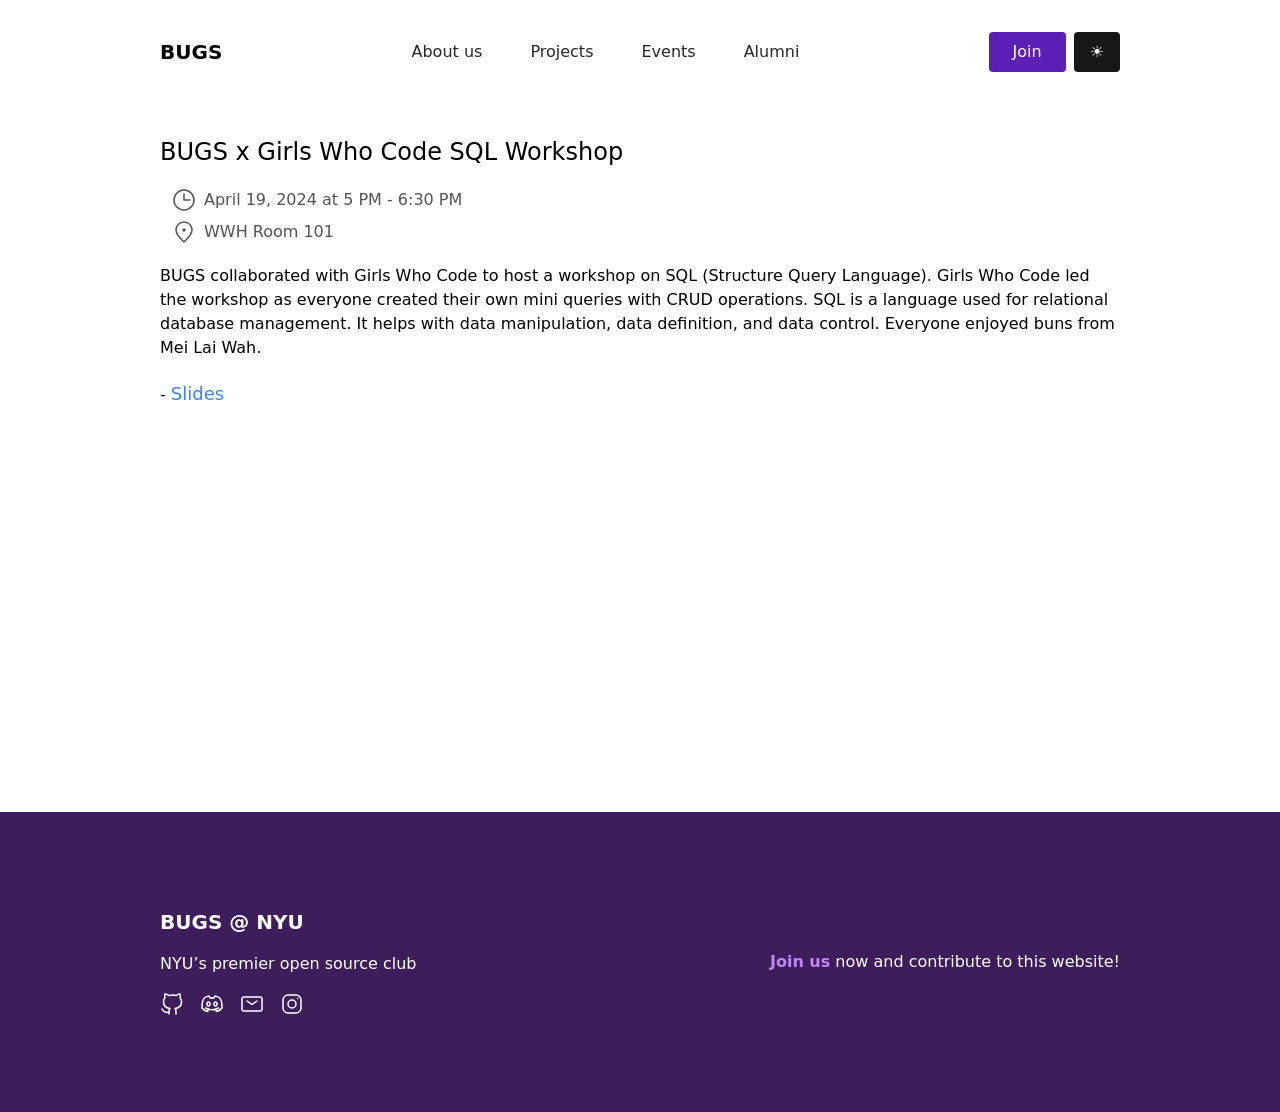
<file: event/index.html>
<!DOCTYPE html><html><head><meta charSet="utf-8"/><meta http-equiv="x-ua-compatible" content="ie=edge"/><meta name="viewport" content="width=device-width, initial-scale=1, shrink-to-fit=no"/><meta name="generator" content="Gatsby 5.14.1"/><style data-href="/styles.09951effc9b9b4fb2756.css" data-identity="gatsby-global-css">*,:after,:before{--tw-border-spacing-x:0;--tw-border-spacing-y:0;--tw-translate-x:0;--tw-translate-y:0;--tw-rotate:0;--tw-skew-x:0;--tw-skew-y:0;--tw-scale-x:1;--tw-scale-y:1;--tw-pan-x: ;--tw-pan-y: ;--tw-pinch-zoom: ;--tw-scroll-snap-strictness:proximity;--tw-gradient-from-position: ;--tw-gradient-via-position: ;--tw-gradient-to-position: ;--tw-ordinal: ;--tw-slashed-zero: ;--tw-numeric-figure: ;--tw-numeric-spacing: ;--tw-numeric-fraction: ;--tw-ring-inset: ;--tw-ring-offset-width:0px;--tw-ring-offset-color:#fff;--tw-ring-color:rgba(59,130,246,.5);--tw-ring-offset-shadow:0 0 #0000;--tw-ring-shadow:0 0 #0000;--tw-shadow:0 0 #0000;--tw-shadow-colored:0 0 #0000;--tw-blur: ;--tw-brightness: ;--tw-contrast: ;--tw-grayscale: ;--tw-hue-rotate: ;--tw-invert: ;--tw-saturate: ;--tw-sepia: ;--tw-drop-shadow: ;--tw-backdrop-blur: ;--tw-backdrop-brightness: ;--tw-backdrop-contrast: ;--tw-backdrop-grayscale: ;--tw-backdrop-hue-rotate: ;--tw-backdrop-invert: ;--tw-backdrop-opacity: ;--tw-backdrop-saturate: ;--tw-backdrop-sepia: ;--tw-contain-size: ;--tw-contain-layout: ;--tw-contain-paint: ;--tw-contain-style: }::backdrop{--tw-border-spacing-x:0;--tw-border-spacing-y:0;--tw-translate-x:0;--tw-translate-y:0;--tw-rotate:0;--tw-skew-x:0;--tw-skew-y:0;--tw-scale-x:1;--tw-scale-y:1;--tw-pan-x: ;--tw-pan-y: ;--tw-pinch-zoom: ;--tw-scroll-snap-strictness:proximity;--tw-gradient-from-position: ;--tw-gradient-via-position: ;--tw-gradient-to-position: ;--tw-ordinal: ;--tw-slashed-zero: ;--tw-numeric-figure: ;--tw-numeric-spacing: ;--tw-numeric-fraction: ;--tw-ring-inset: ;--tw-ring-offset-width:0px;--tw-ring-offset-color:#fff;--tw-ring-color:rgba(59,130,246,.5);--tw-ring-offset-shadow:0 0 #0000;--tw-ring-shadow:0 0 #0000;--tw-shadow:0 0 #0000;--tw-shadow-colored:0 0 #0000;--tw-blur: ;--tw-brightness: ;--tw-contrast: ;--tw-grayscale: ;--tw-hue-rotate: ;--tw-invert: ;--tw-saturate: ;--tw-sepia: ;--tw-drop-shadow: ;--tw-backdrop-blur: ;--tw-backdrop-brightness: ;--tw-backdrop-contrast: ;--tw-backdrop-grayscale: ;--tw-backdrop-hue-rotate: ;--tw-backdrop-invert: ;--tw-backdrop-opacity: ;--tw-backdrop-saturate: ;--tw-backdrop-sepia: ;--tw-contain-size: ;--tw-contain-layout: ;--tw-contain-paint: ;--tw-contain-style: }/*
! tailwindcss v3.4.17 | MIT License | https://tailwindcss.com
*/*,:after,:before{border:0 solid #e5e7eb;box-sizing:border-box}:after,:before{--tw-content:""}:host,html{-webkit-text-size-adjust:100%;font-feature-settings:normal;-webkit-tap-highlight-color:transparent;font-family:ui-sans-serif,system-ui,sans-serif,Apple Color Emoji,Segoe UI Emoji,Segoe UI Symbol,Noto Color Emoji;font-variation-settings:normal;line-height:1.5;-moz-tab-size:4;-o-tab-size:4;tab-size:4}body{line-height:inherit;margin:0}hr{border-top-width:1px;color:inherit;height:0}abbr:where([title]){-webkit-text-decoration:underline dotted;text-decoration:underline dotted}h1,h2,h3,h4,h5,h6{font-size:inherit;font-weight:inherit}a{color:inherit;text-decoration:inherit}b,strong{font-weight:bolder}code,kbd,pre,samp{font-feature-settings:normal;font-family:ui-monospace,SFMono-Regular,Menlo,Monaco,Consolas,Liberation Mono,Courier New,monospace;font-size:1em;font-variation-settings:normal}small{font-size:80%}sub,sup{font-size:75%;line-height:0;position:relative;vertical-align:baseline}sub{bottom:-.25em}sup{top:-.5em}table{border-collapse:collapse;border-color:inherit;text-indent:0}button,input,optgroup,select,textarea{font-feature-settings:inherit;color:inherit;font-family:inherit;font-size:100%;font-variation-settings:inherit;font-weight:inherit;letter-spacing:inherit;line-height:inherit;margin:0;padding:0}button,select{text-transform:none}button,input:where([type=button]),input:where([type=reset]),input:where([type=submit]){-webkit-appearance:button;background-color:transparent;background-image:none}:-moz-focusring{outline:auto}:-moz-ui-invalid{box-shadow:none}progress{vertical-align:baseline}::-webkit-inner-spin-button,::-webkit-outer-spin-button{height:auto}[type=search]{-webkit-appearance:textfield;outline-offset:-2px}::-webkit-search-decoration{-webkit-appearance:none}::-webkit-file-upload-button{-webkit-appearance:button;font:inherit}summary{display:list-item}blockquote,dd,dl,figure,h1,h2,h3,h4,h5,h6,hr,p,pre{margin:0}fieldset{margin:0}fieldset,legend{padding:0}menu,ol,ul{list-style:none;margin:0;padding:0}dialog{padding:0}textarea{resize:vertical}input::-moz-placeholder,textarea::-moz-placeholder{color:#9ca3af;opacity:1}input::placeholder,textarea::placeholder{color:#9ca3af;opacity:1}[role=button],button{cursor:pointer}:disabled{cursor:default}audio,canvas,embed,iframe,img,object,svg,video{display:block;vertical-align:middle}img,video{height:auto;max-width:100%}[hidden]:where(:not([hidden=until-found])){display:none}.absolute{position:absolute}.relative{position:relative}.left-0{left:0}.right-0{right:0}.top-1\/2{top:50%}.-m-8{margin:-2rem}.m-3{margin:.75rem}.mx-4{margin-left:1rem;margin-right:1rem}.mx-auto{margin-left:auto;margin-right:auto}.my-2{margin-bottom:.5rem;margin-top:.5rem}.mb-0{margin-bottom:0}.mb-12{margin-bottom:3rem}.mb-16{margin-bottom:4rem}.mb-4{margin-bottom:1rem}.mb-5{margin-bottom:1.25rem}.mb-8{margin-bottom:2rem}.ml-60{margin-left:15rem}.mt-12{margin-top:3rem}.mt-2{margin-top:.5rem}.mt-4{margin-top:1rem}.mt-6{margin-top:1.5rem}.mt-8{margin-top:2rem}.block{display:block}.inline-block{display:inline-block}.flex{display:flex}.grid{display:grid}.hidden{display:none}.h-0{height:0}.h-10{height:2.5rem}.h-44{height:11rem}.h-48{height:12rem}.h-64{height:16rem}.h-80{height:20rem}.h-full{height:100%}.min-h-\[calc\(100vh-12rem\)\]{min-height:calc(100vh - 12rem)}.min-h-screen{min-height:100vh}.w-10{width:2.5rem}.w-80{width:20rem}.w-full{width:100%}.max-w-5xl{max-width:64rem}.flex-none{flex:none}.flex-shrink-0{flex-shrink:0}.flex-grow,.grow{flex-grow:1}.-translate-y-1\/2{--tw-translate-y:-50%}.-translate-y-1\/2,.transform{transform:translate(var(--tw-translate-x),var(--tw-translate-y)) rotate(var(--tw-rotate)) skewX(var(--tw-skew-x)) skewY(var(--tw-skew-y)) scaleX(var(--tw-scale-x)) scaleY(var(--tw-scale-y))}.cursor-not-allowed{cursor:not-allowed}.resize{resize:both}.grid-cols-1{grid-template-columns:repeat(1,minmax(0,1fr))}.flex-row{flex-direction:row}.flex-col{flex-direction:column}.flex-wrap{flex-wrap:wrap}.items-start{align-items:flex-start}.items-center{align-items:center}.justify-center{justify-content:center}.justify-between{justify-content:space-between}.gap-12{gap:3rem}.gap-2{gap:.5rem}.gap-4{gap:1rem}.gap-8{gap:2rem}.gap-x-2{-moz-column-gap:.5rem;column-gap:.5rem}.gap-x-4{-moz-column-gap:1rem;column-gap:1rem}.gap-y-4{row-gap:1rem}.space-x-32>:not([hidden])~:not([hidden]){--tw-space-x-reverse:0;margin-left:calc(8rem*(1 - var(--tw-space-x-reverse)));margin-right:calc(8rem*var(--tw-space-x-reverse))}.space-y-4>:not([hidden])~:not([hidden]){--tw-space-y-reverse:0;margin-bottom:calc(1rem*var(--tw-space-y-reverse));margin-top:calc(1rem*(1 - var(--tw-space-y-reverse)))}.justify-self-end{justify-self:end}.overflow-hidden,.truncate{overflow:hidden}.truncate{text-overflow:ellipsis;white-space:nowrap}.rounded{border-radius:.25rem}.rounded-2xl{border-radius:1rem}.rounded-lg{border-radius:.5rem}.rounded-md{border-radius:.375rem}.rounded-sm{border-radius:.125rem}.rounded-xl{border-radius:.75rem}.rounded-l-xl{border-bottom-left-radius:.75rem;border-top-left-radius:.75rem}.rounded-r-xl{border-bottom-right-radius:.75rem;border-top-right-radius:.75rem}.rounded-t-lg{border-top-left-radius:.5rem;border-top-right-radius:.5rem}.border{border-width:1px}.border-2{border-width:2px}.border-l-0{border-left-width:0}.border-r-0{border-right-width:0}.border-gray-300{--tw-border-opacity:1;border-color:rgb(209 213 219/var(--tw-border-opacity,1))}.border-white{--tw-border-opacity:1;border-color:rgb(255 255 255/var(--tw-border-opacity,1))}.bg-\[\#3D1E5B\]{--tw-bg-opacity:1;background-color:rgb(61 30 91/var(--tw-bg-opacity,1))}.bg-\[\#F9F9FF\]{--tw-bg-opacity:1;background-color:rgb(249 249 255/var(--tw-bg-opacity,1))}.bg-neutral-900{--tw-bg-opacity:1;background-color:rgb(23 23 23/var(--tw-bg-opacity,1))}.bg-orange-900{--tw-bg-opacity:1;background-color:rgb(124 45 18/var(--tw-bg-opacity,1))}.bg-violet-800{--tw-bg-opacity:1;background-color:rgb(91 33 182/var(--tw-bg-opacity,1))}.bg-white{--tw-bg-opacity:1;background-color:rgb(255 255 255/var(--tw-bg-opacity,1))}.object-contain{-o-object-fit:contain;object-fit:contain}.object-cover{-o-object-fit:cover;object-fit:cover}.p-16{padding:4rem}.p-2{padding:.5rem}.p-4{padding:1rem}.p-8{padding:2rem}.px-2{padding-left:.5rem;padding-right:.5rem}.px-3{padding-left:.75rem;padding-right:.75rem}.px-4{padding-left:1rem;padding-right:1rem}.px-6{padding-left:1.5rem;padding-right:1.5rem}.px-8{padding-left:2rem;padding-right:2rem}.py-1{padding-bottom:.25rem;padding-top:.25rem}.py-2{padding-bottom:.5rem;padding-top:.5rem}.py-24{padding-bottom:6rem;padding-top:6rem}.py-3{padding-bottom:.75rem;padding-top:.75rem}.py-8{padding-bottom:2rem;padding-top:2rem}.pt-3{padding-top:.75rem}.text-center{text-align:center}.text-2xl{font-size:1.5rem;line-height:2rem}.text-4xl{font-size:2.25rem;line-height:2.5rem}.text-5xl{font-size:3rem;line-height:1}.text-lg{font-size:1.125rem;line-height:1.75rem}.text-sm{font-size:.875rem;line-height:1.25rem}.text-xl{font-size:1.25rem;line-height:1.75rem}.font-bold{font-weight:700}.font-semibold{font-weight:600}.text-black{--tw-text-opacity:1;color:rgb(0 0 0/var(--tw-text-opacity,1))}.text-blue-500{--tw-text-opacity:1;color:rgb(59 130 246/var(--tw-text-opacity,1))}.text-purple-400{--tw-text-opacity:1;color:rgb(192 132 252/var(--tw-text-opacity,1))}.text-purple-600{--tw-text-opacity:1;color:rgb(147 51 234/var(--tw-text-opacity,1))}.text-violet-600{--tw-text-opacity:1;color:rgb(124 58 237/var(--tw-text-opacity,1))}.text-white{--tw-text-opacity:1;color:rgb(255 255 255/var(--tw-text-opacity,1))}.text-zinc-600{--tw-text-opacity:1;color:rgb(82 82 91/var(--tw-text-opacity,1))}.text-zinc-800{--tw-text-opacity:1;color:rgb(39 39 42/var(--tw-text-opacity,1))}.antialiased{-webkit-font-smoothing:antialiased;-moz-osx-font-smoothing:grayscale}.opacity-50{opacity:.5}.shadow{--tw-shadow:0 1px 3px 0 rgba(0,0,0,.1),0 1px 2px -1px rgba(0,0,0,.1);--tw-shadow-colored:0 1px 3px 0 var(--tw-shadow-color),0 1px 2px -1px var(--tw-shadow-color);box-shadow:var(--tw-ring-offset-shadow,0 0 #0000),var(--tw-ring-shadow,0 0 #0000),var(--tw-shadow)}.drop-shadow-\[0_8px_16px_rgba\(151\2c 151\2c 151\2c 0\.25\)\]{--tw-drop-shadow:drop-shadow(0 8px 16px hsla(0,0%,59%,.25))}.drop-shadow-\[0_8px_16px_rgba\(151\2c 151\2c 151\2c 0\.25\)\],.filter{filter:var(--tw-blur) var(--tw-brightness) var(--tw-contrast) var(--tw-grayscale) var(--tw-hue-rotate) var(--tw-invert) var(--tw-saturate) var(--tw-sepia) var(--tw-drop-shadow)}.transition-colors{transition-duration:.15s;transition-property:color,background-color,border-color,text-decoration-color,fill,stroke;transition-timing-function:cubic-bezier(.4,0,.2,1)}.transition-height{transition-duration:.15s;transition-property:height;transition-timing-function:cubic-bezier(.4,0,.2,1)}.transition-transform{transition-duration:.15s;transition-property:transform;transition-timing-function:cubic-bezier(.4,0,.2,1)}.duration-100{transition-duration:.1s}.hover\:scale-110:hover{--tw-scale-x:1.1;--tw-scale-y:1.1;transform:translate(var(--tw-translate-x),var(--tw-translate-y)) rotate(var(--tw-rotate)) skewX(var(--tw-skew-x)) skewY(var(--tw-skew-y)) scaleX(var(--tw-scale-x)) scaleY(var(--tw-scale-y))}.hover\:bg-gray-100:hover{--tw-bg-opacity:1;background-color:rgb(243 244 246/var(--tw-bg-opacity,1))}.hover\:bg-gray-200:hover{--tw-bg-opacity:1;background-color:rgb(229 231 235/var(--tw-bg-opacity,1))}.hover\:bg-neutral-800:hover{--tw-bg-opacity:1;background-color:rgb(38 38 38/var(--tw-bg-opacity,1))}.hover\:bg-violet-600:hover{--tw-bg-opacity:1;background-color:rgb(124 58 237/var(--tw-bg-opacity,1))}.hover\:bg-white:hover{--tw-bg-opacity:1;background-color:rgb(255 255 255/var(--tw-bg-opacity,1))}.hover\:bg-opacity-\[0\.3\]:hover{--tw-bg-opacity:0.3}.hover\:text-pink-200:hover{--tw-text-opacity:1;color:rgb(251 207 232/var(--tw-text-opacity,1))}.hover\:underline:hover{text-decoration-line:underline}.group:hover .group-hover\:bg-neutral-600{--tw-bg-opacity:1;background-color:rgb(82 82 82/var(--tw-bg-opacity,1))}.dark\:border-gray-300:is(.dark *){--tw-border-opacity:1;border-color:rgb(209 213 219/var(--tw-border-opacity,1))}.dark\:border-neutral-700:is(.dark *){--tw-border-opacity:1;border-color:rgb(64 64 64/var(--tw-border-opacity,1))}.dark\:bg-neutral-800:is(.dark *){--tw-bg-opacity:1;background-color:rgb(38 38 38/var(--tw-bg-opacity,1))}.dark\:bg-neutral-900:is(.dark *){--tw-bg-opacity:1;background-color:rgb(23 23 23/var(--tw-bg-opacity,1))}.dark\:bg-zinc-900:is(.dark *){--tw-bg-opacity:1;background-color:rgb(24 24 27/var(--tw-bg-opacity,1))}.dark\:text-stone-100:is(.dark *){--tw-text-opacity:1;color:rgb(245 245 244/var(--tw-text-opacity,1))}.dark\:text-white:is(.dark *){--tw-text-opacity:1;color:rgb(255 255 255/var(--tw-text-opacity,1))}.dark\:text-zinc-400:is(.dark *){--tw-text-opacity:1;color:rgb(161 161 170/var(--tw-text-opacity,1))}.dark\:hover\:bg-neutral-600:hover:is(.dark *){--tw-bg-opacity:1;background-color:rgb(82 82 82/var(--tw-bg-opacity,1))}.dark\:hover\:bg-neutral-800:hover:is(.dark *){--tw-bg-opacity:1;background-color:rgb(38 38 38/var(--tw-bg-opacity,1))}@media (min-width:640px){.sm\:h-96{height:24rem}.sm\:grid-cols-2{grid-template-columns:repeat(2,minmax(0,1fr))}}@media (min-width:768px){.md\:mb-0{margin-bottom:0}.md\:mt-0{margin-top:0}.md\:block{display:block}.md\:inline-block{display:inline-block}.md\:flex{display:flex}.md\:hidden{display:none}.md\:h-30rem{height:30rem}.md\:h-auto{height:auto}.md\:w-auto{width:auto}.md\:flex-grow{flex-grow:1}.md\:grid-cols-2{grid-template-columns:repeat(2,minmax(0,1fr))}.md\:flex-row{flex-direction:row}.md\:items-center{align-items:center}.md\:justify-center{justify-content:center}.md\:gap-0{gap:0}.md\:space-x-12>:not([hidden])~:not([hidden]){--tw-space-x-reverse:0;margin-left:calc(3rem*(1 - var(--tw-space-x-reverse)));margin-right:calc(3rem*var(--tw-space-x-reverse))}.md\:space-x-4>:not([hidden])~:not([hidden]){--tw-space-x-reverse:0;margin-left:calc(1rem*(1 - var(--tw-space-x-reverse)));margin-right:calc(1rem*var(--tw-space-x-reverse))}.md\:space-y-0>:not([hidden])~:not([hidden]){--tw-space-y-reverse:0;margin-bottom:calc(0px*var(--tw-space-y-reverse));margin-top:calc(0px*(1 - var(--tw-space-y-reverse)))}}@media (min-width:1024px){.lg\:grid-cols-3{grid-template-columns:repeat(3,minmax(0,1fr))}.lg\:py-28{padding-bottom:7rem;padding-top:7rem}.lg\:text-8xl{font-size:6rem;line-height:1}}.\[\&\>path\]\:dark\:fill-white:is(.dark *)>path{fill:#fff}</style><style>.gatsby-image-wrapper{position:relative;overflow:hidden}.gatsby-image-wrapper picture.object-fit-polyfill{position:static!important}.gatsby-image-wrapper img{bottom:0;height:100%;left:0;margin:0;max-width:none;padding:0;position:absolute;right:0;top:0;width:100%;object-fit:cover}.gatsby-image-wrapper [data-main-image]{opacity:0;transform:translateZ(0);transition:opacity .25s linear;will-change:opacity}.gatsby-image-wrapper-constrained{display:inline-block;vertical-align:top}</style><noscript><style>.gatsby-image-wrapper noscript [data-main-image]{opacity:1!important}.gatsby-image-wrapper [data-placeholder-image]{opacity:0!important}</style></noscript><script type="module">const e="undefined"!=typeof HTMLImageElement&&"loading"in HTMLImageElement.prototype;e&&document.body.addEventListener("load",(function(e){const t=e.target;if(void 0===t.dataset.mainImage)return;if(void 0===t.dataset.gatsbyImageSsr)return;let a=null,n=t;for(;null===a&&n;)void 0!==n.parentNode.dataset.gatsbyImageWrapper&&(a=n.parentNode),n=n.parentNode;const o=a.querySelector("[data-placeholder-image]"),r=new Image;r.src=t.currentSrc,r.decode().catch((()=>{})).then((()=>{t.style.opacity=1,o&&(o.style.opacity=0,o.style.transition="opacity 500ms linear")}))}),!0);</script><link rel="sitemap" type="application/xml" href="/sitemap-index.xml"/><link rel="icon" href="/favicon-32x32.png?v=020940748c1f26abe38ecc937d8e483f" type="image/png"/><link rel="manifest" href="/manifest.webmanifest" crossorigin="anonymous"/><link rel="apple-touch-icon" sizes="48x48" href="/icons/icon-48x48.png?v=020940748c1f26abe38ecc937d8e483f"/><link rel="apple-touch-icon" sizes="72x72" href="/icons/icon-72x72.png?v=020940748c1f26abe38ecc937d8e483f"/><link rel="apple-touch-icon" sizes="96x96" href="/icons/icon-96x96.png?v=020940748c1f26abe38ecc937d8e483f"/><link rel="apple-touch-icon" sizes="144x144" href="/icons/icon-144x144.png?v=020940748c1f26abe38ecc937d8e483f"/><link rel="apple-touch-icon" sizes="192x192" href="/icons/icon-192x192.png?v=020940748c1f26abe38ecc937d8e483f"/><link rel="apple-touch-icon" sizes="256x256" href="/icons/icon-256x256.png?v=020940748c1f26abe38ecc937d8e483f"/><link rel="apple-touch-icon" sizes="384x384" href="/icons/icon-384x384.png?v=020940748c1f26abe38ecc937d8e483f"/><link rel="apple-touch-icon" sizes="512x512" href="/icons/icon-512x512.png?v=020940748c1f26abe38ecc937d8e483f"/><title data-gatsby-head="true">Events</title></head><body><div id="___gatsby"><div style="outline:none" tabindex="-1" id="gatsby-focus-wrapper"><div class="min-h-screen antialiased dark"><div class="light:bg-white dark:bg-zinc-900"><header><nav class="flex max-w-5xl mx-auto items-center justify-between flex-wrap p-8"><div class="flex items-center flex-shrink-0"><a class="text-xl font-bold dark:text-stone-100" href="/">BUGS</a></div><div class="block md:hidden"><button class="text-white flex w-10 h-10 items-center justify-center"><svg width="1.5em" height="1.5em" stroke-width="1.5" viewBox="0 0 24 24" fill="none" xmlns="http://www.w3.org/2000/svg" color="currentColor"><path d="M3 5h18M3 12h18M3 19h18" stroke="currentColor" stroke-linecap="round" stroke-linejoin="round"></path></svg></button></div><div class="h-0 w-full block truncate flex-grow mt-2 transition-height duration-100 md:mt-0 md:flex md:items-center md:w-auto md:h-auto"><div class="md:flex md:flex-row md:flex-grow md:space-x-12 md:justify-center"><a class="text-zinc-800 block mb-4 md:mb-0 md:inline-block dark:text-stone-100" href="/about/">About us</a><a class="text-zinc-800 block mb-4 md:mb-0 md:inline-block dark:text-stone-100" href="/projects/">Projects</a><a class="text-zinc-800 block mb-4 md:mb-0 md:inline-block dark:text-stone-100" href="/events/">Events</a><a class="text-zinc-800 block mb-4 md:mb-0 md:inline-block dark:text-stone-100" href="/alumni/">Alumni</a></div><div class="flex flex-row gap-2"><a href="https://discord.gg/75jgtXy7rz"><button class="px-4 py-2 rounded bg-violet-800 hover:bg-violet-600 text-white px-6">Join</button></a><button class="px-4 py-2 rounded bg-neutral-900 dark:bg-neutral-800 hover:bg-neutral-800 dark:hover:bg-neutral-600 text-white pv-6">🌙</button></div></div></nav></header><main class="w-full min-h-[calc(100vh-12rem)] dark:text-white"><div class="max-w-5xl mx-auto px-8 flex flex-col py-8"><h1 class="text-2xl"> <!-- -->BUGS x Girls Who Code SQL Workshop<!-- --> </h1><ul class="text-zinc-600 dark:text-zinc-400 m-3"><li class="my-2 flex gap-x-2"><svg width="1.5em" height="1.5em" stroke-width="1.5" viewBox="0 0 24 24" fill="none" xmlns="http://www.w3.org/2000/svg" color="currentColor" class="flex-shrink-0 inline-block"><path d="M12 6v6h6" stroke="currentColor" stroke-linecap="round" stroke-linejoin="round"></path><path d="M12 22c5.523 0 10-4.477 10-10S17.523 2 12 2 2 6.477 2 12s4.477 10 10 10z" stroke="currentColor" stroke-linecap="round" stroke-linejoin="round"></path></svg>April 19, 2024 at 5 PM - 6:30 PM</li><li class="my-2 flex gap-x-2"><svg width="1.5em" height="1.5em" stroke-width="1.5" viewBox="0 0 24 24" fill="none" xmlns="http://www.w3.org/2000/svg" color="currentColor" class="flex-shrink-0 inline-block"><path d="M20 10c0 4.418-8 12-8 12s-8-7.582-8-12a8 8 0 1116 0z" stroke="currentColor"></path><path d="M12 11a1 1 0 100-2 1 1 0 000 2z" fill="currentColor" stroke="currentColor" stroke-linecap="round" stroke-linejoin="round"></path></svg>WWH Room 101</li></ul><p class="mb-5"> <!-- -->BUGS collaborated with Girls Who Code to host a workshop on SQL (Structure Query Language). Girls Who Code led the workshop as everyone created their own mini queries with CRUD operations. SQL is a language used for relational database management. It helps with data manipulation, data definition, and data control. Everyone enjoyed buns from Mei Lai Wah.<!-- --> </p><ul class="mb-4"><li>- <a href="https://docs.google.com/presentation/d/1QWiyGfHQuIhohpCukL8Fi_YWNK4MhjS-5OCRb_1eQxo/edit?usp=sharing" class="text-lg text-blue-500 hover:underline"> <!-- -->Slides<!-- --> </a></li></ul></div></main><footer class="w-full bg-[#3D1E5B] text-white"><div class="mx-auto max-w-5xl px-8 py-24 flex flex-col gap-12 items-start justify-between md:flex-row md:items-center md:gap-0"><div class="flex flex-col gap-y-4"><p class="text-xl font-bold">BUGS @ NYU</p><p>NYU’s premier open source club</p><div class="flex flex-row gap-x-4"><a class="hover:scale-110" href="https://github.com/BUGS-NYU" target="_blank" rel="noopener noreferrer"><svg width="1.5em" height="1.5em" stroke-width="1.5" viewBox="0 0 24 24" fill="none" xmlns="http://www.w3.org/2000/svg" color="currentColor"><path d="M16 22.027v-2.87a3.37 3.37 0 00-.94-2.61c3.14-.35 6.44-1.54 6.44-7a5.44 5.44 0 00-1.5-3.75 5.07 5.07 0 00-.09-3.77s-1.18-.35-3.91 1.48a13.38 13.38 0 00-7 0c-2.73-1.83-3.91-1.48-3.91-1.48A5.07 5.07 0 005 5.797a5.44 5.44 0 00-1.5 3.78c0 5.42 3.3 6.61 6.44 7a3.37 3.37 0 00-.94 2.58v2.87M9 20.027c-3 .973-5.5 0-7-3" stroke="currentColor" stroke-linecap="round" stroke-linejoin="round"></path></svg></a><a class="hover:scale-110" href="https://discord.com/invite/75jgtXy7rz" target="_blank" rel="noopener noreferrer"><svg width="1.5em" height="1.5em" viewBox="0 0 24 24" stroke-width="1.5" fill="none" xmlns="http://www.w3.org/2000/svg" color="currentColor"><path d="M5.5 16c5 2.5 8 2.5 13 0M15.5 17.5l1 2s4.171-1.328 5.5-3.5c0-1 .53-8.147-3-10.5-1.5-1-4-1.5-4-1.5l-1 2h-2" stroke="currentColor" stroke-linecap="round" stroke-linejoin="round"></path><path d="M8.528 17.5l-1 2s-4.171-1.328-5.5-3.5c0-1-.53-8.147 3-10.5 1.5-1 4-1.5 4-1.5l1 2h2" stroke="currentColor" stroke-linecap="round" stroke-linejoin="round"></path><path d="M8.5 14c-.828 0-1.5-.895-1.5-2s.672-2 1.5-2 1.5.895 1.5 2-.672 2-1.5 2zM15.5 14c-.828 0-1.5-.895-1.5-2s.672-2 1.5-2 1.5.895 1.5 2-.672 2-1.5 2z" stroke="currentColor" stroke-linecap="round" stroke-linejoin="round"></path></svg></a><a class="hover:scale-110" href="mailto:bugsnyu@gmail.com" target="_blank" rel="noopener noreferrer"><svg width="1.5em" height="1.5em" stroke-width="1.5" viewBox="0 0 24 24" fill="none" xmlns="http://www.w3.org/2000/svg" color="currentColor"><path d="M7 9l5 3.5L17 9" stroke="currentColor" stroke-linecap="round" stroke-linejoin="round"></path><path d="M2 17V7a2 2 0 012-2h16a2 2 0 012 2v10a2 2 0 01-2 2H4a2 2 0 01-2-2z" stroke="currentColor"></path></svg></a><a class="hover:scale-110" href="https://www.instagram.com/bugsnyu/" target="_blank" rel="noopener noreferrer"><svg width="1.5em" height="1.5em" stroke-width="1.5" viewBox="0 0 24 24" fill="none" xmlns="http://www.w3.org/2000/svg" color="currentColor"><path d="M12 16a4 4 0 100-8 4 4 0 000 8z" stroke="currentColor" stroke-linecap="round" stroke-linejoin="round"></path><path d="M3 16V8a5 5 0 015-5h8a5 5 0 015 5v8a5 5 0 01-5 5H8a5 5 0 01-5-5z" stroke="currentColor"></path><path d="M17.5 6.51l.01-.011" stroke="currentColor" stroke-linecap="round" stroke-linejoin="round"></path></svg></a></div></div><p><a href="https://discord.com/invite/75jgtXy7rz" class="text-purple-400 font-bold hover:text-pink-200" target="_blank" rel="noopener noreferrer">Join us</a> <!-- -->now and contribute to this website!</p></div></footer></div></div></div><div id="gatsby-announcer" style="position:absolute;top:0;width:1px;height:1px;padding:0;overflow:hidden;clip:rect(0, 0, 0, 0);white-space:nowrap;border:0" aria-live="assertive" aria-atomic="true"></div></div><script id="gatsby-script-loader">/*<![CDATA[*/window.pagePath="/event/";/*]]>*/</script><!-- slice-start id="_gatsby-scripts-1" -->
          <script
            id="gatsby-chunk-mapping"
          >
            window.___chunkMapping="{\"app\":[\"/app-2f6a17a32255480ce53c.js\"],\"component---src-pages-404-tsx\":[\"/component---src-pages-404-tsx-b8b2cb59650b469e8ea0.js\"],\"component---src-pages-about-tsx\":[\"/component---src-pages-about-tsx-eaef52e525d97fa2c925.js\"],\"component---src-pages-alumni-tsx\":[\"/component---src-pages-alumni-tsx-0c6a2522147e1a5346bf.js\"],\"component---src-pages-event-tsx\":[\"/component---src-pages-event-tsx-873c6ea6f82a576940c3.js\"],\"component---src-pages-events-tsx\":[\"/component---src-pages-events-tsx-f9f5cc84df5a774f3e3c.js\"],\"component---src-pages-index-tsx\":[\"/component---src-pages-index-tsx-4413e89a3ad8066d3e4a.js\"],\"component---src-pages-projects-tsx\":[\"/component---src-pages-projects-tsx-7271e6e82a0494c05003.js\"]}";
          </script>
        <script>window.___webpackCompilationHash="56511438cbc6a708e01b";</script><script src="/webpack-runtime-556dcfc90212ae1c55a0.js" async></script><script src="/framework-e2140563fe6d897b52b5.js" async></script><script src="/app-2f6a17a32255480ce53c.js" async></script><!-- slice-end id="_gatsby-scripts-1" --></body></html>
</file>
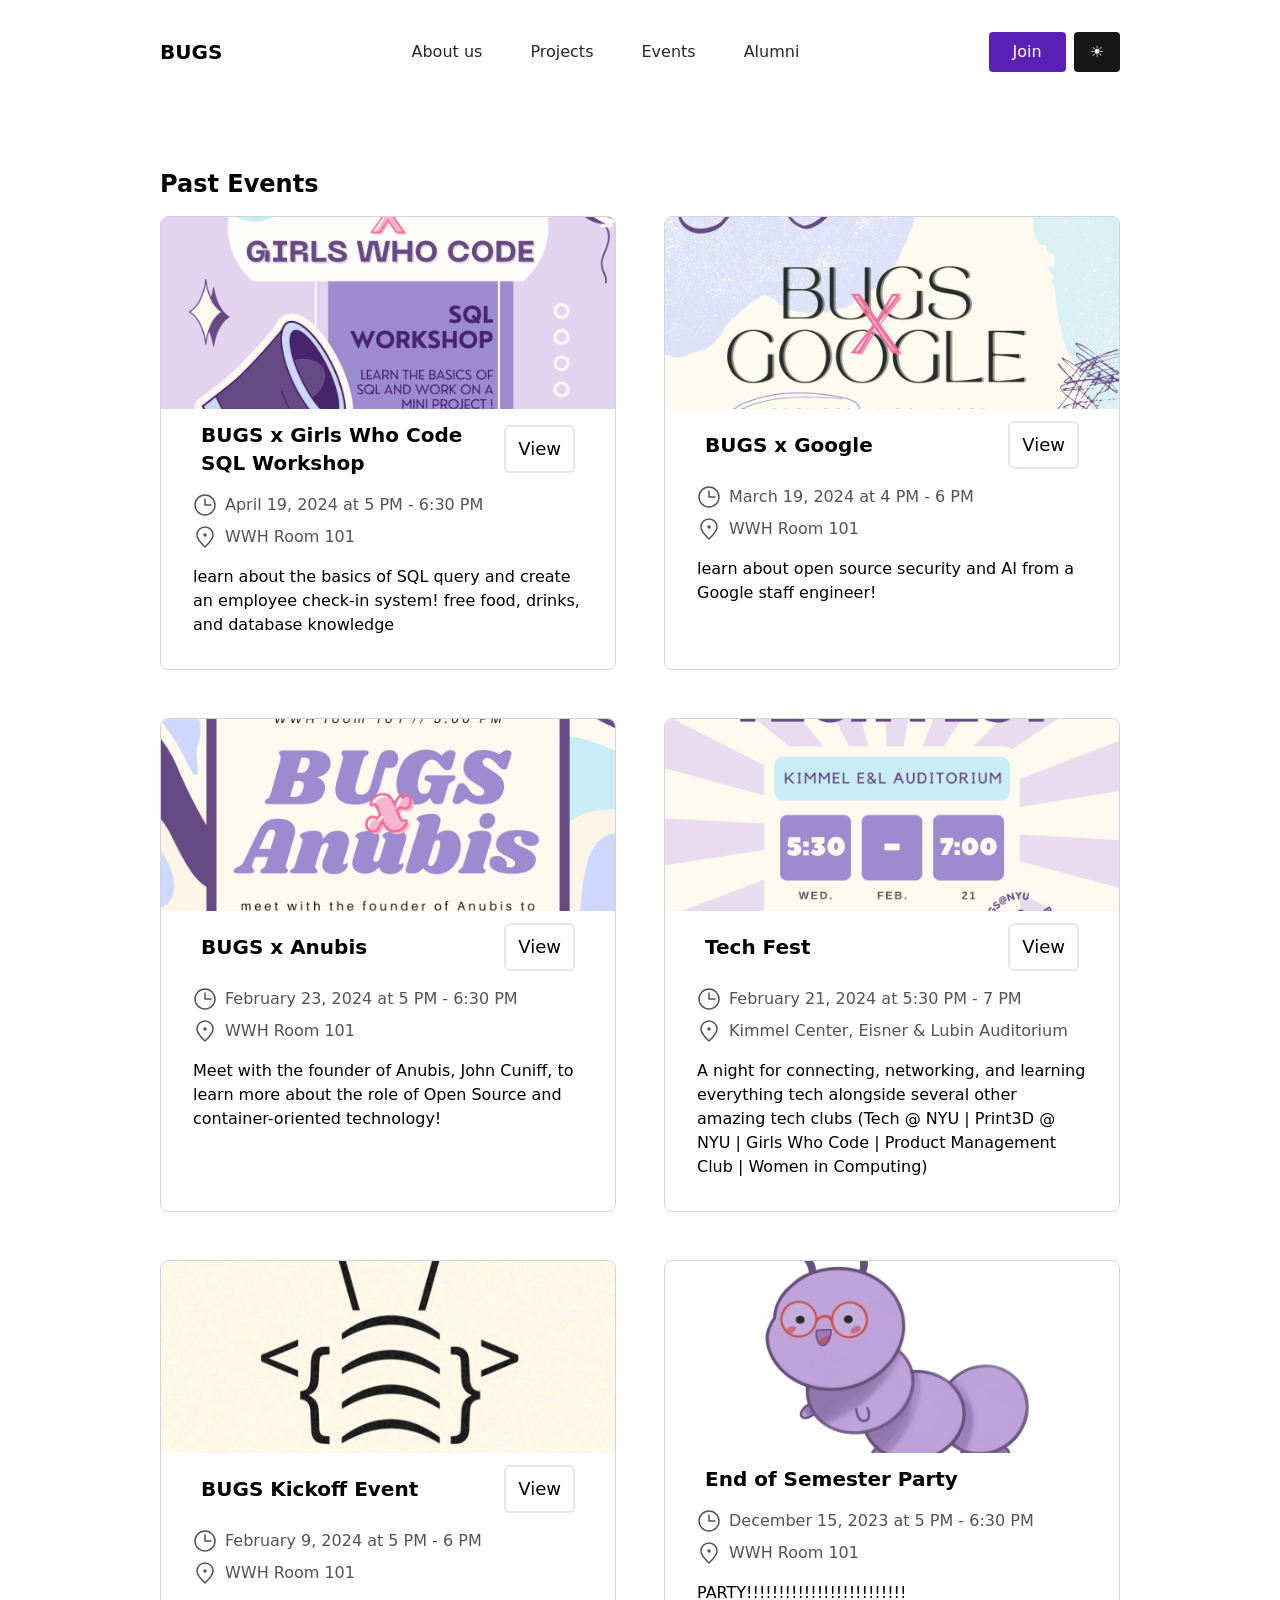
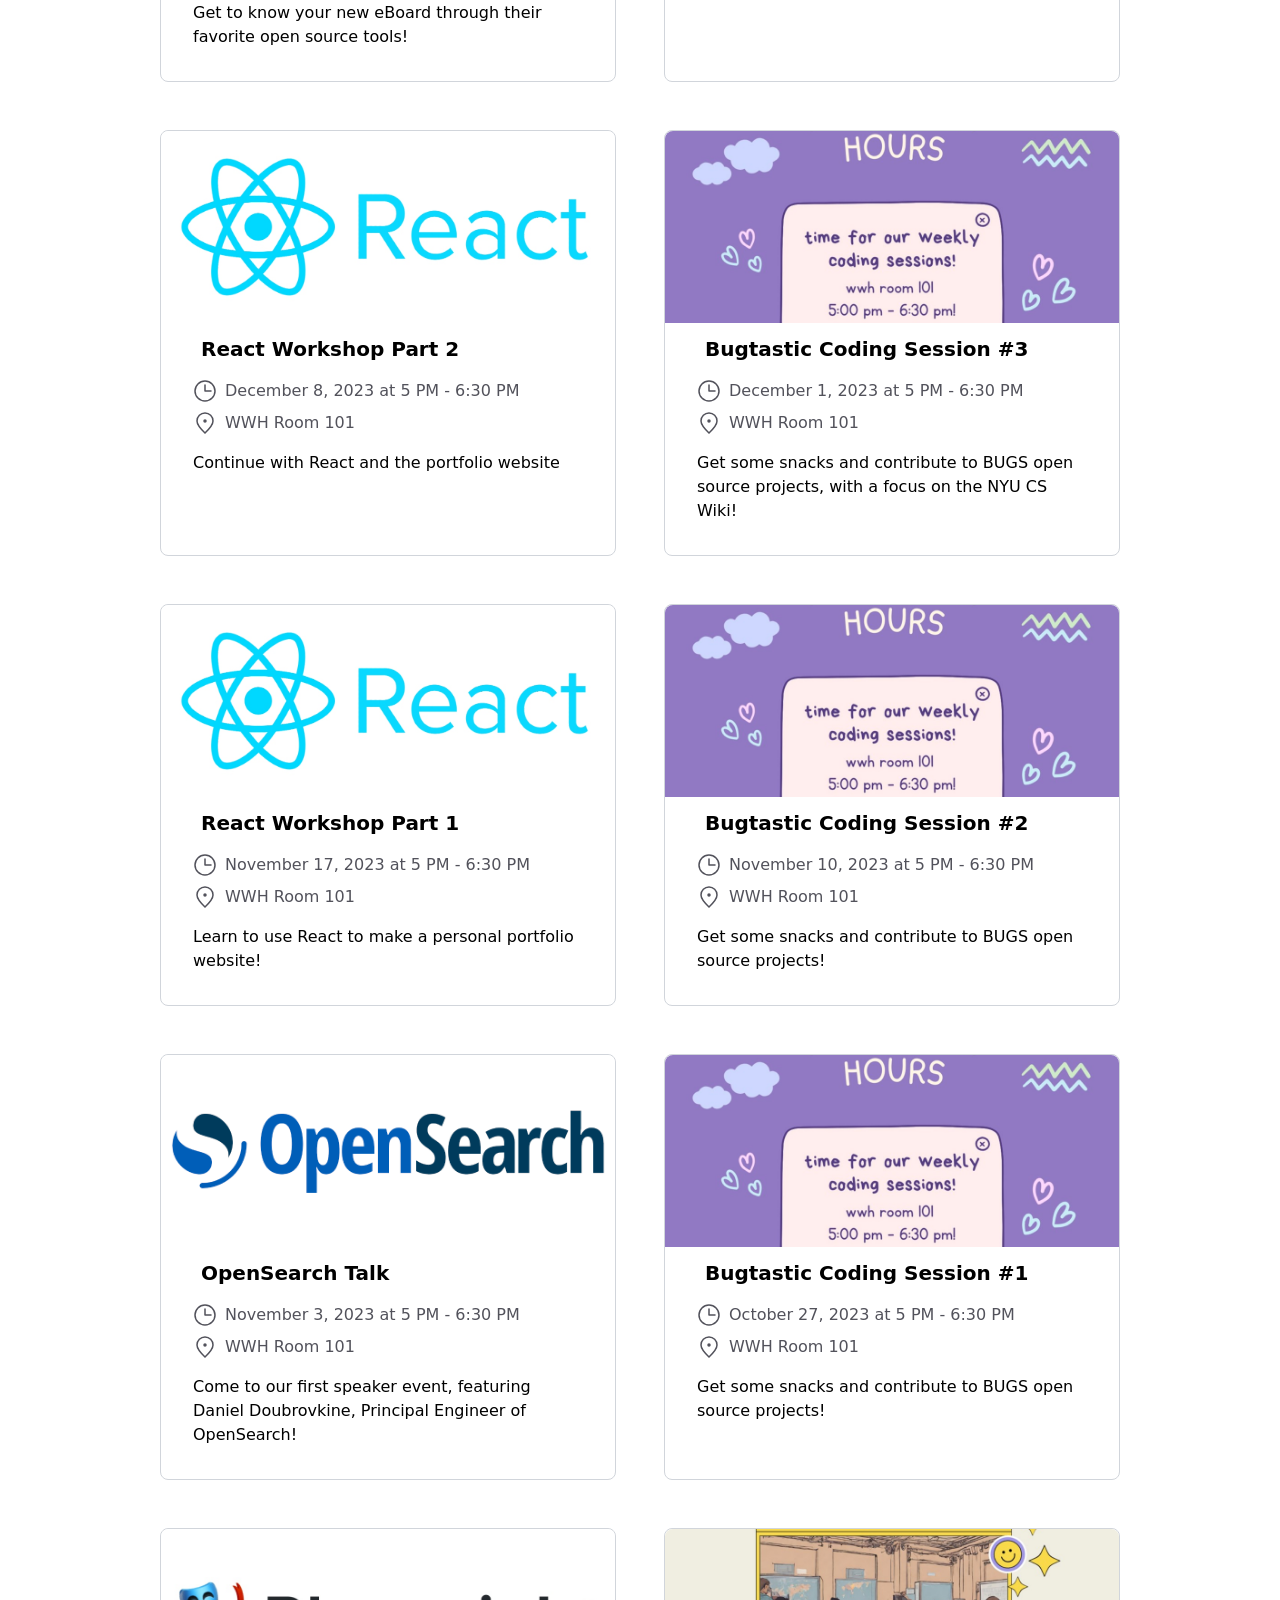
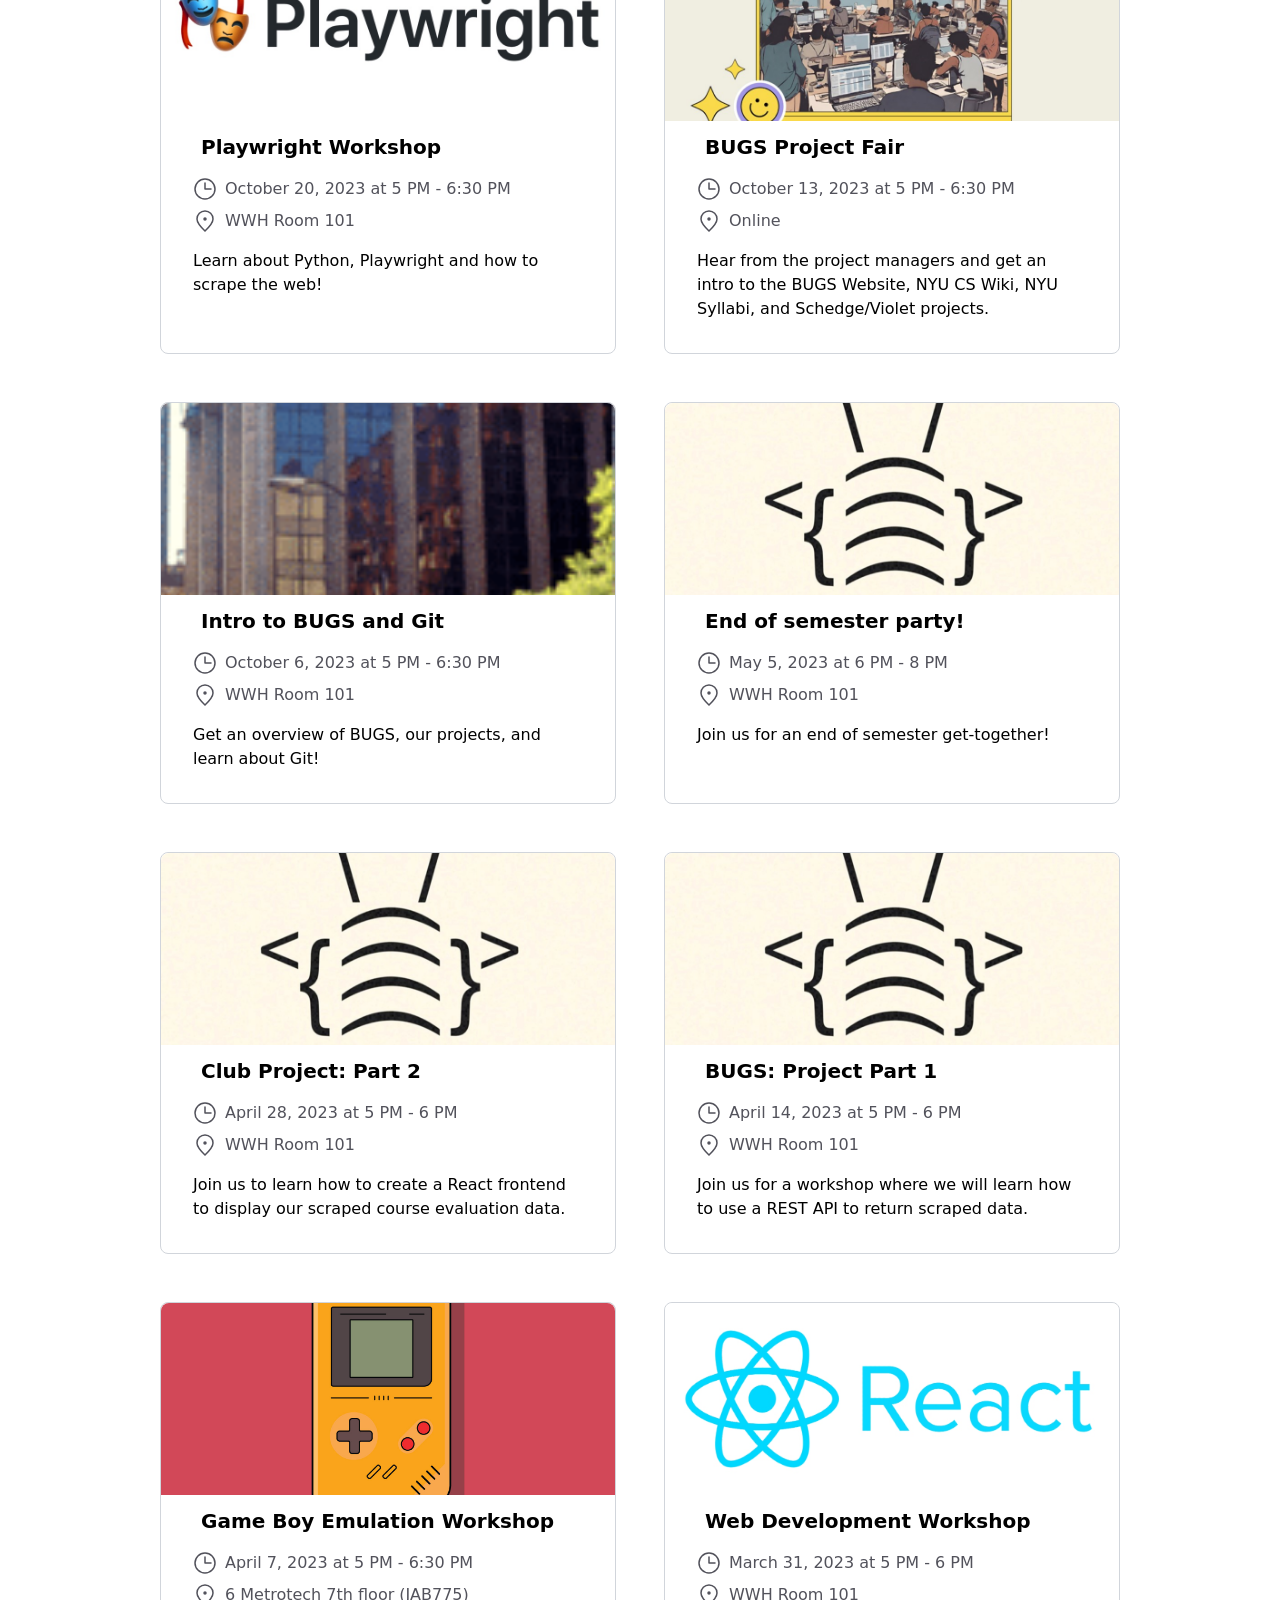
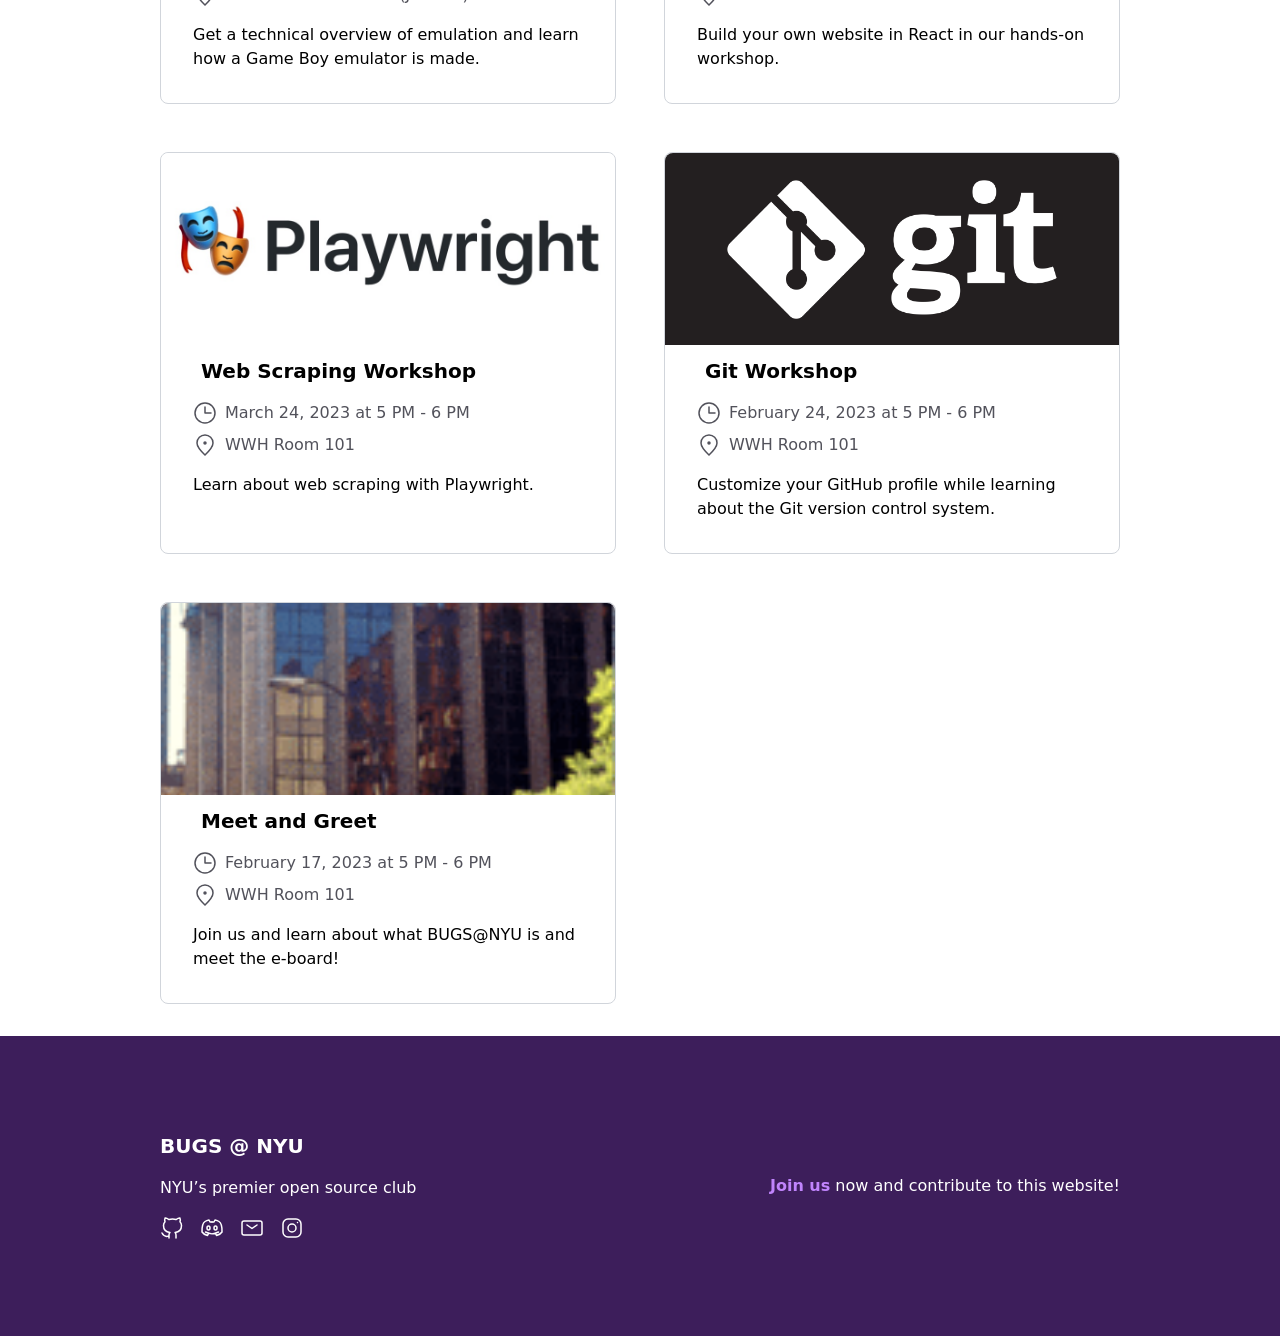
<file: events/index.html>
<!DOCTYPE html><html><head><meta charSet="utf-8"/><meta http-equiv="x-ua-compatible" content="ie=edge"/><meta name="viewport" content="width=device-width, initial-scale=1, shrink-to-fit=no"/><meta name="generator" content="Gatsby 5.14.1"/><style data-href="/styles.09951effc9b9b4fb2756.css" data-identity="gatsby-global-css">*,:after,:before{--tw-border-spacing-x:0;--tw-border-spacing-y:0;--tw-translate-x:0;--tw-translate-y:0;--tw-rotate:0;--tw-skew-x:0;--tw-skew-y:0;--tw-scale-x:1;--tw-scale-y:1;--tw-pan-x: ;--tw-pan-y: ;--tw-pinch-zoom: ;--tw-scroll-snap-strictness:proximity;--tw-gradient-from-position: ;--tw-gradient-via-position: ;--tw-gradient-to-position: ;--tw-ordinal: ;--tw-slashed-zero: ;--tw-numeric-figure: ;--tw-numeric-spacing: ;--tw-numeric-fraction: ;--tw-ring-inset: ;--tw-ring-offset-width:0px;--tw-ring-offset-color:#fff;--tw-ring-color:rgba(59,130,246,.5);--tw-ring-offset-shadow:0 0 #0000;--tw-ring-shadow:0 0 #0000;--tw-shadow:0 0 #0000;--tw-shadow-colored:0 0 #0000;--tw-blur: ;--tw-brightness: ;--tw-contrast: ;--tw-grayscale: ;--tw-hue-rotate: ;--tw-invert: ;--tw-saturate: ;--tw-sepia: ;--tw-drop-shadow: ;--tw-backdrop-blur: ;--tw-backdrop-brightness: ;--tw-backdrop-contrast: ;--tw-backdrop-grayscale: ;--tw-backdrop-hue-rotate: ;--tw-backdrop-invert: ;--tw-backdrop-opacity: ;--tw-backdrop-saturate: ;--tw-backdrop-sepia: ;--tw-contain-size: ;--tw-contain-layout: ;--tw-contain-paint: ;--tw-contain-style: }::backdrop{--tw-border-spacing-x:0;--tw-border-spacing-y:0;--tw-translate-x:0;--tw-translate-y:0;--tw-rotate:0;--tw-skew-x:0;--tw-skew-y:0;--tw-scale-x:1;--tw-scale-y:1;--tw-pan-x: ;--tw-pan-y: ;--tw-pinch-zoom: ;--tw-scroll-snap-strictness:proximity;--tw-gradient-from-position: ;--tw-gradient-via-position: ;--tw-gradient-to-position: ;--tw-ordinal: ;--tw-slashed-zero: ;--tw-numeric-figure: ;--tw-numeric-spacing: ;--tw-numeric-fraction: ;--tw-ring-inset: ;--tw-ring-offset-width:0px;--tw-ring-offset-color:#fff;--tw-ring-color:rgba(59,130,246,.5);--tw-ring-offset-shadow:0 0 #0000;--tw-ring-shadow:0 0 #0000;--tw-shadow:0 0 #0000;--tw-shadow-colored:0 0 #0000;--tw-blur: ;--tw-brightness: ;--tw-contrast: ;--tw-grayscale: ;--tw-hue-rotate: ;--tw-invert: ;--tw-saturate: ;--tw-sepia: ;--tw-drop-shadow: ;--tw-backdrop-blur: ;--tw-backdrop-brightness: ;--tw-backdrop-contrast: ;--tw-backdrop-grayscale: ;--tw-backdrop-hue-rotate: ;--tw-backdrop-invert: ;--tw-backdrop-opacity: ;--tw-backdrop-saturate: ;--tw-backdrop-sepia: ;--tw-contain-size: ;--tw-contain-layout: ;--tw-contain-paint: ;--tw-contain-style: }/*
! tailwindcss v3.4.17 | MIT License | https://tailwindcss.com
*/*,:after,:before{border:0 solid #e5e7eb;box-sizing:border-box}:after,:before{--tw-content:""}:host,html{-webkit-text-size-adjust:100%;font-feature-settings:normal;-webkit-tap-highlight-color:transparent;font-family:ui-sans-serif,system-ui,sans-serif,Apple Color Emoji,Segoe UI Emoji,Segoe UI Symbol,Noto Color Emoji;font-variation-settings:normal;line-height:1.5;-moz-tab-size:4;-o-tab-size:4;tab-size:4}body{line-height:inherit;margin:0}hr{border-top-width:1px;color:inherit;height:0}abbr:where([title]){-webkit-text-decoration:underline dotted;text-decoration:underline dotted}h1,h2,h3,h4,h5,h6{font-size:inherit;font-weight:inherit}a{color:inherit;text-decoration:inherit}b,strong{font-weight:bolder}code,kbd,pre,samp{font-feature-settings:normal;font-family:ui-monospace,SFMono-Regular,Menlo,Monaco,Consolas,Liberation Mono,Courier New,monospace;font-size:1em;font-variation-settings:normal}small{font-size:80%}sub,sup{font-size:75%;line-height:0;position:relative;vertical-align:baseline}sub{bottom:-.25em}sup{top:-.5em}table{border-collapse:collapse;border-color:inherit;text-indent:0}button,input,optgroup,select,textarea{font-feature-settings:inherit;color:inherit;font-family:inherit;font-size:100%;font-variation-settings:inherit;font-weight:inherit;letter-spacing:inherit;line-height:inherit;margin:0;padding:0}button,select{text-transform:none}button,input:where([type=button]),input:where([type=reset]),input:where([type=submit]){-webkit-appearance:button;background-color:transparent;background-image:none}:-moz-focusring{outline:auto}:-moz-ui-invalid{box-shadow:none}progress{vertical-align:baseline}::-webkit-inner-spin-button,::-webkit-outer-spin-button{height:auto}[type=search]{-webkit-appearance:textfield;outline-offset:-2px}::-webkit-search-decoration{-webkit-appearance:none}::-webkit-file-upload-button{-webkit-appearance:button;font:inherit}summary{display:list-item}blockquote,dd,dl,figure,h1,h2,h3,h4,h5,h6,hr,p,pre{margin:0}fieldset{margin:0}fieldset,legend{padding:0}menu,ol,ul{list-style:none;margin:0;padding:0}dialog{padding:0}textarea{resize:vertical}input::-moz-placeholder,textarea::-moz-placeholder{color:#9ca3af;opacity:1}input::placeholder,textarea::placeholder{color:#9ca3af;opacity:1}[role=button],button{cursor:pointer}:disabled{cursor:default}audio,canvas,embed,iframe,img,object,svg,video{display:block;vertical-align:middle}img,video{height:auto;max-width:100%}[hidden]:where(:not([hidden=until-found])){display:none}.absolute{position:absolute}.relative{position:relative}.left-0{left:0}.right-0{right:0}.top-1\/2{top:50%}.-m-8{margin:-2rem}.m-3{margin:.75rem}.mx-4{margin-left:1rem;margin-right:1rem}.mx-auto{margin-left:auto;margin-right:auto}.my-2{margin-bottom:.5rem;margin-top:.5rem}.mb-0{margin-bottom:0}.mb-12{margin-bottom:3rem}.mb-16{margin-bottom:4rem}.mb-4{margin-bottom:1rem}.mb-5{margin-bottom:1.25rem}.mb-8{margin-bottom:2rem}.ml-60{margin-left:15rem}.mt-12{margin-top:3rem}.mt-2{margin-top:.5rem}.mt-4{margin-top:1rem}.mt-6{margin-top:1.5rem}.mt-8{margin-top:2rem}.block{display:block}.inline-block{display:inline-block}.flex{display:flex}.grid{display:grid}.hidden{display:none}.h-0{height:0}.h-10{height:2.5rem}.h-44{height:11rem}.h-48{height:12rem}.h-64{height:16rem}.h-80{height:20rem}.h-full{height:100%}.min-h-\[calc\(100vh-12rem\)\]{min-height:calc(100vh - 12rem)}.min-h-screen{min-height:100vh}.w-10{width:2.5rem}.w-80{width:20rem}.w-full{width:100%}.max-w-5xl{max-width:64rem}.flex-none{flex:none}.flex-shrink-0{flex-shrink:0}.flex-grow,.grow{flex-grow:1}.-translate-y-1\/2{--tw-translate-y:-50%}.-translate-y-1\/2,.transform{transform:translate(var(--tw-translate-x),var(--tw-translate-y)) rotate(var(--tw-rotate)) skewX(var(--tw-skew-x)) skewY(var(--tw-skew-y)) scaleX(var(--tw-scale-x)) scaleY(var(--tw-scale-y))}.cursor-not-allowed{cursor:not-allowed}.resize{resize:both}.grid-cols-1{grid-template-columns:repeat(1,minmax(0,1fr))}.flex-row{flex-direction:row}.flex-col{flex-direction:column}.flex-wrap{flex-wrap:wrap}.items-start{align-items:flex-start}.items-center{align-items:center}.justify-center{justify-content:center}.justify-between{justify-content:space-between}.gap-12{gap:3rem}.gap-2{gap:.5rem}.gap-4{gap:1rem}.gap-8{gap:2rem}.gap-x-2{-moz-column-gap:.5rem;column-gap:.5rem}.gap-x-4{-moz-column-gap:1rem;column-gap:1rem}.gap-y-4{row-gap:1rem}.space-x-32>:not([hidden])~:not([hidden]){--tw-space-x-reverse:0;margin-left:calc(8rem*(1 - var(--tw-space-x-reverse)));margin-right:calc(8rem*var(--tw-space-x-reverse))}.space-y-4>:not([hidden])~:not([hidden]){--tw-space-y-reverse:0;margin-bottom:calc(1rem*var(--tw-space-y-reverse));margin-top:calc(1rem*(1 - var(--tw-space-y-reverse)))}.justify-self-end{justify-self:end}.overflow-hidden,.truncate{overflow:hidden}.truncate{text-overflow:ellipsis;white-space:nowrap}.rounded{border-radius:.25rem}.rounded-2xl{border-radius:1rem}.rounded-lg{border-radius:.5rem}.rounded-md{border-radius:.375rem}.rounded-sm{border-radius:.125rem}.rounded-xl{border-radius:.75rem}.rounded-l-xl{border-bottom-left-radius:.75rem;border-top-left-radius:.75rem}.rounded-r-xl{border-bottom-right-radius:.75rem;border-top-right-radius:.75rem}.rounded-t-lg{border-top-left-radius:.5rem;border-top-right-radius:.5rem}.border{border-width:1px}.border-2{border-width:2px}.border-l-0{border-left-width:0}.border-r-0{border-right-width:0}.border-gray-300{--tw-border-opacity:1;border-color:rgb(209 213 219/var(--tw-border-opacity,1))}.border-white{--tw-border-opacity:1;border-color:rgb(255 255 255/var(--tw-border-opacity,1))}.bg-\[\#3D1E5B\]{--tw-bg-opacity:1;background-color:rgb(61 30 91/var(--tw-bg-opacity,1))}.bg-\[\#F9F9FF\]{--tw-bg-opacity:1;background-color:rgb(249 249 255/var(--tw-bg-opacity,1))}.bg-neutral-900{--tw-bg-opacity:1;background-color:rgb(23 23 23/var(--tw-bg-opacity,1))}.bg-orange-900{--tw-bg-opacity:1;background-color:rgb(124 45 18/var(--tw-bg-opacity,1))}.bg-violet-800{--tw-bg-opacity:1;background-color:rgb(91 33 182/var(--tw-bg-opacity,1))}.bg-white{--tw-bg-opacity:1;background-color:rgb(255 255 255/var(--tw-bg-opacity,1))}.object-contain{-o-object-fit:contain;object-fit:contain}.object-cover{-o-object-fit:cover;object-fit:cover}.p-16{padding:4rem}.p-2{padding:.5rem}.p-4{padding:1rem}.p-8{padding:2rem}.px-2{padding-left:.5rem;padding-right:.5rem}.px-3{padding-left:.75rem;padding-right:.75rem}.px-4{padding-left:1rem;padding-right:1rem}.px-6{padding-left:1.5rem;padding-right:1.5rem}.px-8{padding-left:2rem;padding-right:2rem}.py-1{padding-bottom:.25rem;padding-top:.25rem}.py-2{padding-bottom:.5rem;padding-top:.5rem}.py-24{padding-bottom:6rem;padding-top:6rem}.py-3{padding-bottom:.75rem;padding-top:.75rem}.py-8{padding-bottom:2rem;padding-top:2rem}.pt-3{padding-top:.75rem}.text-center{text-align:center}.text-2xl{font-size:1.5rem;line-height:2rem}.text-4xl{font-size:2.25rem;line-height:2.5rem}.text-5xl{font-size:3rem;line-height:1}.text-lg{font-size:1.125rem;line-height:1.75rem}.text-sm{font-size:.875rem;line-height:1.25rem}.text-xl{font-size:1.25rem;line-height:1.75rem}.font-bold{font-weight:700}.font-semibold{font-weight:600}.text-black{--tw-text-opacity:1;color:rgb(0 0 0/var(--tw-text-opacity,1))}.text-blue-500{--tw-text-opacity:1;color:rgb(59 130 246/var(--tw-text-opacity,1))}.text-purple-400{--tw-text-opacity:1;color:rgb(192 132 252/var(--tw-text-opacity,1))}.text-purple-600{--tw-text-opacity:1;color:rgb(147 51 234/var(--tw-text-opacity,1))}.text-violet-600{--tw-text-opacity:1;color:rgb(124 58 237/var(--tw-text-opacity,1))}.text-white{--tw-text-opacity:1;color:rgb(255 255 255/var(--tw-text-opacity,1))}.text-zinc-600{--tw-text-opacity:1;color:rgb(82 82 91/var(--tw-text-opacity,1))}.text-zinc-800{--tw-text-opacity:1;color:rgb(39 39 42/var(--tw-text-opacity,1))}.antialiased{-webkit-font-smoothing:antialiased;-moz-osx-font-smoothing:grayscale}.opacity-50{opacity:.5}.shadow{--tw-shadow:0 1px 3px 0 rgba(0,0,0,.1),0 1px 2px -1px rgba(0,0,0,.1);--tw-shadow-colored:0 1px 3px 0 var(--tw-shadow-color),0 1px 2px -1px var(--tw-shadow-color);box-shadow:var(--tw-ring-offset-shadow,0 0 #0000),var(--tw-ring-shadow,0 0 #0000),var(--tw-shadow)}.drop-shadow-\[0_8px_16px_rgba\(151\2c 151\2c 151\2c 0\.25\)\]{--tw-drop-shadow:drop-shadow(0 8px 16px hsla(0,0%,59%,.25))}.drop-shadow-\[0_8px_16px_rgba\(151\2c 151\2c 151\2c 0\.25\)\],.filter{filter:var(--tw-blur) var(--tw-brightness) var(--tw-contrast) var(--tw-grayscale) var(--tw-hue-rotate) var(--tw-invert) var(--tw-saturate) var(--tw-sepia) var(--tw-drop-shadow)}.transition-colors{transition-duration:.15s;transition-property:color,background-color,border-color,text-decoration-color,fill,stroke;transition-timing-function:cubic-bezier(.4,0,.2,1)}.transition-height{transition-duration:.15s;transition-property:height;transition-timing-function:cubic-bezier(.4,0,.2,1)}.transition-transform{transition-duration:.15s;transition-property:transform;transition-timing-function:cubic-bezier(.4,0,.2,1)}.duration-100{transition-duration:.1s}.hover\:scale-110:hover{--tw-scale-x:1.1;--tw-scale-y:1.1;transform:translate(var(--tw-translate-x),var(--tw-translate-y)) rotate(var(--tw-rotate)) skewX(var(--tw-skew-x)) skewY(var(--tw-skew-y)) scaleX(var(--tw-scale-x)) scaleY(var(--tw-scale-y))}.hover\:bg-gray-100:hover{--tw-bg-opacity:1;background-color:rgb(243 244 246/var(--tw-bg-opacity,1))}.hover\:bg-gray-200:hover{--tw-bg-opacity:1;background-color:rgb(229 231 235/var(--tw-bg-opacity,1))}.hover\:bg-neutral-800:hover{--tw-bg-opacity:1;background-color:rgb(38 38 38/var(--tw-bg-opacity,1))}.hover\:bg-violet-600:hover{--tw-bg-opacity:1;background-color:rgb(124 58 237/var(--tw-bg-opacity,1))}.hover\:bg-white:hover{--tw-bg-opacity:1;background-color:rgb(255 255 255/var(--tw-bg-opacity,1))}.hover\:bg-opacity-\[0\.3\]:hover{--tw-bg-opacity:0.3}.hover\:text-pink-200:hover{--tw-text-opacity:1;color:rgb(251 207 232/var(--tw-text-opacity,1))}.hover\:underline:hover{text-decoration-line:underline}.group:hover .group-hover\:bg-neutral-600{--tw-bg-opacity:1;background-color:rgb(82 82 82/var(--tw-bg-opacity,1))}.dark\:border-gray-300:is(.dark *){--tw-border-opacity:1;border-color:rgb(209 213 219/var(--tw-border-opacity,1))}.dark\:border-neutral-700:is(.dark *){--tw-border-opacity:1;border-color:rgb(64 64 64/var(--tw-border-opacity,1))}.dark\:bg-neutral-800:is(.dark *){--tw-bg-opacity:1;background-color:rgb(38 38 38/var(--tw-bg-opacity,1))}.dark\:bg-neutral-900:is(.dark *){--tw-bg-opacity:1;background-color:rgb(23 23 23/var(--tw-bg-opacity,1))}.dark\:bg-zinc-900:is(.dark *){--tw-bg-opacity:1;background-color:rgb(24 24 27/var(--tw-bg-opacity,1))}.dark\:text-stone-100:is(.dark *){--tw-text-opacity:1;color:rgb(245 245 244/var(--tw-text-opacity,1))}.dark\:text-white:is(.dark *){--tw-text-opacity:1;color:rgb(255 255 255/var(--tw-text-opacity,1))}.dark\:text-zinc-400:is(.dark *){--tw-text-opacity:1;color:rgb(161 161 170/var(--tw-text-opacity,1))}.dark\:hover\:bg-neutral-600:hover:is(.dark *){--tw-bg-opacity:1;background-color:rgb(82 82 82/var(--tw-bg-opacity,1))}.dark\:hover\:bg-neutral-800:hover:is(.dark *){--tw-bg-opacity:1;background-color:rgb(38 38 38/var(--tw-bg-opacity,1))}@media (min-width:640px){.sm\:h-96{height:24rem}.sm\:grid-cols-2{grid-template-columns:repeat(2,minmax(0,1fr))}}@media (min-width:768px){.md\:mb-0{margin-bottom:0}.md\:mt-0{margin-top:0}.md\:block{display:block}.md\:inline-block{display:inline-block}.md\:flex{display:flex}.md\:hidden{display:none}.md\:h-30rem{height:30rem}.md\:h-auto{height:auto}.md\:w-auto{width:auto}.md\:flex-grow{flex-grow:1}.md\:grid-cols-2{grid-template-columns:repeat(2,minmax(0,1fr))}.md\:flex-row{flex-direction:row}.md\:items-center{align-items:center}.md\:justify-center{justify-content:center}.md\:gap-0{gap:0}.md\:space-x-12>:not([hidden])~:not([hidden]){--tw-space-x-reverse:0;margin-left:calc(3rem*(1 - var(--tw-space-x-reverse)));margin-right:calc(3rem*var(--tw-space-x-reverse))}.md\:space-x-4>:not([hidden])~:not([hidden]){--tw-space-x-reverse:0;margin-left:calc(1rem*(1 - var(--tw-space-x-reverse)));margin-right:calc(1rem*var(--tw-space-x-reverse))}.md\:space-y-0>:not([hidden])~:not([hidden]){--tw-space-y-reverse:0;margin-bottom:calc(0px*var(--tw-space-y-reverse));margin-top:calc(0px*(1 - var(--tw-space-y-reverse)))}}@media (min-width:1024px){.lg\:grid-cols-3{grid-template-columns:repeat(3,minmax(0,1fr))}.lg\:py-28{padding-bottom:7rem;padding-top:7rem}.lg\:text-8xl{font-size:6rem;line-height:1}}.\[\&\>path\]\:dark\:fill-white:is(.dark *)>path{fill:#fff}</style><style>.gatsby-image-wrapper{position:relative;overflow:hidden}.gatsby-image-wrapper picture.object-fit-polyfill{position:static!important}.gatsby-image-wrapper img{bottom:0;height:100%;left:0;margin:0;max-width:none;padding:0;position:absolute;right:0;top:0;width:100%;object-fit:cover}.gatsby-image-wrapper [data-main-image]{opacity:0;transform:translateZ(0);transition:opacity .25s linear;will-change:opacity}.gatsby-image-wrapper-constrained{display:inline-block;vertical-align:top}</style><noscript><style>.gatsby-image-wrapper noscript [data-main-image]{opacity:1!important}.gatsby-image-wrapper [data-placeholder-image]{opacity:0!important}</style></noscript><script type="module">const e="undefined"!=typeof HTMLImageElement&&"loading"in HTMLImageElement.prototype;e&&document.body.addEventListener("load",(function(e){const t=e.target;if(void 0===t.dataset.mainImage)return;if(void 0===t.dataset.gatsbyImageSsr)return;let a=null,n=t;for(;null===a&&n;)void 0!==n.parentNode.dataset.gatsbyImageWrapper&&(a=n.parentNode),n=n.parentNode;const o=a.querySelector("[data-placeholder-image]"),r=new Image;r.src=t.currentSrc,r.decode().catch((()=>{})).then((()=>{t.style.opacity=1,o&&(o.style.opacity=0,o.style.transition="opacity 500ms linear")}))}),!0);</script><link rel="sitemap" type="application/xml" href="/sitemap-index.xml"/><link rel="icon" href="/favicon-32x32.png?v=020940748c1f26abe38ecc937d8e483f" type="image/png"/><link rel="manifest" href="/manifest.webmanifest" crossorigin="anonymous"/><link rel="apple-touch-icon" sizes="48x48" href="/icons/icon-48x48.png?v=020940748c1f26abe38ecc937d8e483f"/><link rel="apple-touch-icon" sizes="72x72" href="/icons/icon-72x72.png?v=020940748c1f26abe38ecc937d8e483f"/><link rel="apple-touch-icon" sizes="96x96" href="/icons/icon-96x96.png?v=020940748c1f26abe38ecc937d8e483f"/><link rel="apple-touch-icon" sizes="144x144" href="/icons/icon-144x144.png?v=020940748c1f26abe38ecc937d8e483f"/><link rel="apple-touch-icon" sizes="192x192" href="/icons/icon-192x192.png?v=020940748c1f26abe38ecc937d8e483f"/><link rel="apple-touch-icon" sizes="256x256" href="/icons/icon-256x256.png?v=020940748c1f26abe38ecc937d8e483f"/><link rel="apple-touch-icon" sizes="384x384" href="/icons/icon-384x384.png?v=020940748c1f26abe38ecc937d8e483f"/><link rel="apple-touch-icon" sizes="512x512" href="/icons/icon-512x512.png?v=020940748c1f26abe38ecc937d8e483f"/><title data-gatsby-head="true">Events</title></head><body><div id="___gatsby"><div style="outline:none" tabindex="-1" id="gatsby-focus-wrapper"><div class="min-h-screen antialiased dark"><div class="light:bg-white dark:bg-zinc-900"><header><nav class="flex max-w-5xl mx-auto items-center justify-between flex-wrap p-8"><div class="flex items-center flex-shrink-0"><a class="text-xl font-bold dark:text-stone-100" href="/">BUGS</a></div><div class="block md:hidden"><button class="text-white flex w-10 h-10 items-center justify-center"><svg width="1.5em" height="1.5em" stroke-width="1.5" viewBox="0 0 24 24" fill="none" xmlns="http://www.w3.org/2000/svg" color="currentColor"><path d="M3 5h18M3 12h18M3 19h18" stroke="currentColor" stroke-linecap="round" stroke-linejoin="round"></path></svg></button></div><div class="h-0 w-full block truncate flex-grow mt-2 transition-height duration-100 md:mt-0 md:flex md:items-center md:w-auto md:h-auto"><div class="md:flex md:flex-row md:flex-grow md:space-x-12 md:justify-center"><a class="text-zinc-800 block mb-4 md:mb-0 md:inline-block dark:text-stone-100" href="/about/">About us</a><a class="text-zinc-800 block mb-4 md:mb-0 md:inline-block dark:text-stone-100" href="/projects/">Projects</a><a aria-current="page" class="text-zinc-800 block mb-4 md:mb-0 md:inline-block dark:text-stone-100" href="/events/">Events</a><a class="text-zinc-800 block mb-4 md:mb-0 md:inline-block dark:text-stone-100" href="/alumni/">Alumni</a></div><div class="flex flex-row gap-2"><a href="https://discord.gg/75jgtXy7rz"><button class="px-4 py-2 rounded bg-violet-800 hover:bg-violet-600 text-white px-6">Join</button></a><button class="px-4 py-2 rounded bg-neutral-900 dark:bg-neutral-800 hover:bg-neutral-800 dark:hover:bg-neutral-600 text-white pv-6">🌙</button></div></div></nav></header><main class="w-full min-h-[calc(100vh-12rem)] dark:text-white"><div class="max-w-5xl mx-auto px-8 flex flex-col py-8"><h2 class="mt-8 mb-4 text-2xl font-bold">Past Events</h2><div class="grid gap-12 grid-cols-1 sm:grid-cols-2"><a href="/event?index=0" target="_blank" rel="noreferrer" class="group bg-white border-gray-300 border dark:bg-neutral-900 dark:border-neutral-700 hover:bg-gray-200 dark:hover:bg-neutral-800 transition-colors p-8 rounded-lg"><div class="-m-8 mb-0"><img class="w-full h-48 rounded-t-lg object-cover" src="/images/events/bugs_x_girls_who_code.png" alt=""/></div><div class="flex justify-between items-center p-2 pt-3"><h3 class="text-xl font-bold">BUGS x Girls Who Code SQL Workshop</h3><div class="group-hover:bg-neutral-600 border-2 px-3 py-2 text-lg rounded-md transition-colors"> View </div></div><ul class="text-zinc-600 dark:text-zinc-400"><li class="my-2 flex gap-x-2"><svg width="1.5em" height="1.5em" stroke-width="1.5" viewBox="0 0 24 24" fill="none" xmlns="http://www.w3.org/2000/svg" color="currentColor" class="flex-shrink-0 inline-block"><path d="M12 6v6h6" stroke="currentColor" stroke-linecap="round" stroke-linejoin="round"></path><path d="M12 22c5.523 0 10-4.477 10-10S17.523 2 12 2 2 6.477 2 12s4.477 10 10 10z" stroke="currentColor" stroke-linecap="round" stroke-linejoin="round"></path></svg>April 19, 2024 at 5 PM - 6:30 PM</li><li class="my-2 flex gap-x-2"><svg width="1.5em" height="1.5em" stroke-width="1.5" viewBox="0 0 24 24" fill="none" xmlns="http://www.w3.org/2000/svg" color="currentColor" class="flex-shrink-0 inline-block"><path d="M20 10c0 4.418-8 12-8 12s-8-7.582-8-12a8 8 0 1116 0z" stroke="currentColor"></path><path d="M12 11a1 1 0 100-2 1 1 0 000 2z" fill="currentColor" stroke="currentColor" stroke-linecap="round" stroke-linejoin="round"></path></svg>WWH Room 101</li></ul><p class="mt-4">learn about the basics of SQL query and create an employee check-in system! free food, drinks, and database knowledge</p></a><a href="/event?index=1" target="_blank" rel="noreferrer" class="group bg-white border-gray-300 border dark:bg-neutral-900 dark:border-neutral-700 hover:bg-gray-200 dark:hover:bg-neutral-800 transition-colors p-8 rounded-lg"><div class="-m-8 mb-0"><img class="w-full h-48 rounded-t-lg object-cover" src="/images/events/bugssxgoogle.jpg" alt=""/></div><div class="flex justify-between items-center p-2 pt-3"><h3 class="text-xl font-bold">BUGS x Google</h3><div class="group-hover:bg-neutral-600 border-2 px-3 py-2 text-lg rounded-md transition-colors"> View </div></div><ul class="text-zinc-600 dark:text-zinc-400"><li class="my-2 flex gap-x-2"><svg width="1.5em" height="1.5em" stroke-width="1.5" viewBox="0 0 24 24" fill="none" xmlns="http://www.w3.org/2000/svg" color="currentColor" class="flex-shrink-0 inline-block"><path d="M12 6v6h6" stroke="currentColor" stroke-linecap="round" stroke-linejoin="round"></path><path d="M12 22c5.523 0 10-4.477 10-10S17.523 2 12 2 2 6.477 2 12s4.477 10 10 10z" stroke="currentColor" stroke-linecap="round" stroke-linejoin="round"></path></svg>March 19, 2024 at 4 PM - 6 PM</li><li class="my-2 flex gap-x-2"><svg width="1.5em" height="1.5em" stroke-width="1.5" viewBox="0 0 24 24" fill="none" xmlns="http://www.w3.org/2000/svg" color="currentColor" class="flex-shrink-0 inline-block"><path d="M20 10c0 4.418-8 12-8 12s-8-7.582-8-12a8 8 0 1116 0z" stroke="currentColor"></path><path d="M12 11a1 1 0 100-2 1 1 0 000 2z" fill="currentColor" stroke="currentColor" stroke-linecap="round" stroke-linejoin="round"></path></svg>WWH Room 101</li></ul><p class="mt-4">learn about open source security and AI from a Google staff engineer!</p></a><a href="/event?index=3" target="_blank" rel="noreferrer" class="group bg-white border-gray-300 border dark:bg-neutral-900 dark:border-neutral-700 hover:bg-gray-200 dark:hover:bg-neutral-800 transition-colors p-8 rounded-lg"><div class="-m-8 mb-0"><img class="w-full h-48 rounded-t-lg object-cover" src="/images/events/anubis.jpg" alt=""/></div><div class="flex justify-between items-center p-2 pt-3"><h3 class="text-xl font-bold">BUGS x Anubis</h3><div class="group-hover:bg-neutral-600 border-2 px-3 py-2 text-lg rounded-md transition-colors"> View </div></div><ul class="text-zinc-600 dark:text-zinc-400"><li class="my-2 flex gap-x-2"><svg width="1.5em" height="1.5em" stroke-width="1.5" viewBox="0 0 24 24" fill="none" xmlns="http://www.w3.org/2000/svg" color="currentColor" class="flex-shrink-0 inline-block"><path d="M12 6v6h6" stroke="currentColor" stroke-linecap="round" stroke-linejoin="round"></path><path d="M12 22c5.523 0 10-4.477 10-10S17.523 2 12 2 2 6.477 2 12s4.477 10 10 10z" stroke="currentColor" stroke-linecap="round" stroke-linejoin="round"></path></svg>February 23, 2024 at 5 PM - 6:30 PM</li><li class="my-2 flex gap-x-2"><svg width="1.5em" height="1.5em" stroke-width="1.5" viewBox="0 0 24 24" fill="none" xmlns="http://www.w3.org/2000/svg" color="currentColor" class="flex-shrink-0 inline-block"><path d="M20 10c0 4.418-8 12-8 12s-8-7.582-8-12a8 8 0 1116 0z" stroke="currentColor"></path><path d="M12 11a1 1 0 100-2 1 1 0 000 2z" fill="currentColor" stroke="currentColor" stroke-linecap="round" stroke-linejoin="round"></path></svg>WWH Room 101</li></ul><p class="mt-4">Meet with the founder of Anubis, John Cuniff, to learn more about the role of Open Source and container-oriented technology!</p></a><a href="/event?index=4" target="_blank" rel="noreferrer" class="group bg-white border-gray-300 border dark:bg-neutral-900 dark:border-neutral-700 hover:bg-gray-200 dark:hover:bg-neutral-800 transition-colors p-8 rounded-lg"><div class="-m-8 mb-0"><img class="w-full h-48 rounded-t-lg object-cover" src="/images/events/techfest1.jpg" alt=""/></div><div class="flex justify-between items-center p-2 pt-3"><h3 class="text-xl font-bold">Tech Fest</h3><div class="group-hover:bg-neutral-600 border-2 px-3 py-2 text-lg rounded-md transition-colors"> View </div></div><ul class="text-zinc-600 dark:text-zinc-400"><li class="my-2 flex gap-x-2"><svg width="1.5em" height="1.5em" stroke-width="1.5" viewBox="0 0 24 24" fill="none" xmlns="http://www.w3.org/2000/svg" color="currentColor" class="flex-shrink-0 inline-block"><path d="M12 6v6h6" stroke="currentColor" stroke-linecap="round" stroke-linejoin="round"></path><path d="M12 22c5.523 0 10-4.477 10-10S17.523 2 12 2 2 6.477 2 12s4.477 10 10 10z" stroke="currentColor" stroke-linecap="round" stroke-linejoin="round"></path></svg>February 21, 2024 at 5:30 PM - 7 PM</li><li class="my-2 flex gap-x-2"><svg width="1.5em" height="1.5em" stroke-width="1.5" viewBox="0 0 24 24" fill="none" xmlns="http://www.w3.org/2000/svg" color="currentColor" class="flex-shrink-0 inline-block"><path d="M20 10c0 4.418-8 12-8 12s-8-7.582-8-12a8 8 0 1116 0z" stroke="currentColor"></path><path d="M12 11a1 1 0 100-2 1 1 0 000 2z" fill="currentColor" stroke="currentColor" stroke-linecap="round" stroke-linejoin="round"></path></svg>Kimmel Center, Eisner &amp; Lubin Auditorium</li></ul><p class="mt-4">A night for connecting, networking, and learning everything tech alongside several other amazing tech clubs (Tech @ NYU | Print3D @ NYU | Girls Who Code | Product Management Club | Women in Computing)</p></a><a href="/event?index=2" target="_blank" rel="noreferrer" class="group bg-white border-gray-300 border dark:bg-neutral-900 dark:border-neutral-700 hover:bg-gray-200 dark:hover:bg-neutral-800 transition-colors p-8 rounded-lg"><div class="-m-8 mb-0"><img class="w-full h-48 rounded-t-lg object-cover" src="/images/events/bugs.jpg" alt=""/></div><div class="flex justify-between items-center p-2 pt-3"><h3 class="text-xl font-bold">BUGS Kickoff Event</h3><div class="group-hover:bg-neutral-600 border-2 px-3 py-2 text-lg rounded-md transition-colors"> View </div></div><ul class="text-zinc-600 dark:text-zinc-400"><li class="my-2 flex gap-x-2"><svg width="1.5em" height="1.5em" stroke-width="1.5" viewBox="0 0 24 24" fill="none" xmlns="http://www.w3.org/2000/svg" color="currentColor" class="flex-shrink-0 inline-block"><path d="M12 6v6h6" stroke="currentColor" stroke-linecap="round" stroke-linejoin="round"></path><path d="M12 22c5.523 0 10-4.477 10-10S17.523 2 12 2 2 6.477 2 12s4.477 10 10 10z" stroke="currentColor" stroke-linecap="round" stroke-linejoin="round"></path></svg>February 9, 2024 at 5 PM - 6 PM</li><li class="my-2 flex gap-x-2"><svg width="1.5em" height="1.5em" stroke-width="1.5" viewBox="0 0 24 24" fill="none" xmlns="http://www.w3.org/2000/svg" color="currentColor" class="flex-shrink-0 inline-block"><path d="M20 10c0 4.418-8 12-8 12s-8-7.582-8-12a8 8 0 1116 0z" stroke="currentColor"></path><path d="M12 11a1 1 0 100-2 1 1 0 000 2z" fill="currentColor" stroke="currentColor" stroke-linecap="round" stroke-linejoin="round"></path></svg>WWH Room 101</li></ul><p class="mt-4">Get to know your new eBoard through their favorite open source tools!</p></a><div class="group bg-white border-gray-300 border dark:bg-neutral-900 dark:border-neutral-700 hover:bg-gray-200 dark:hover:bg-neutral-800 transition-colors p-8 rounded-lg"><div class="-m-8 mb-0"><img class="w-full h-48 rounded-t-lg object-cover" src="/images/events/feature.png" alt=""/></div><div class="flex justify-between items-center p-2 pt-3"><h3 class="text-xl font-bold">End of Semester Party</h3></div><ul class="text-zinc-600 dark:text-zinc-400"><li class="my-2 flex gap-x-2"><svg width="1.5em" height="1.5em" stroke-width="1.5" viewBox="0 0 24 24" fill="none" xmlns="http://www.w3.org/2000/svg" color="currentColor" class="flex-shrink-0 inline-block"><path d="M12 6v6h6" stroke="currentColor" stroke-linecap="round" stroke-linejoin="round"></path><path d="M12 22c5.523 0 10-4.477 10-10S17.523 2 12 2 2 6.477 2 12s4.477 10 10 10z" stroke="currentColor" stroke-linecap="round" stroke-linejoin="round"></path></svg>December 15, 2023 at 5 PM - 6:30 PM</li><li class="my-2 flex gap-x-2"><svg width="1.5em" height="1.5em" stroke-width="1.5" viewBox="0 0 24 24" fill="none" xmlns="http://www.w3.org/2000/svg" color="currentColor" class="flex-shrink-0 inline-block"><path d="M20 10c0 4.418-8 12-8 12s-8-7.582-8-12a8 8 0 1116 0z" stroke="currentColor"></path><path d="M12 11a1 1 0 100-2 1 1 0 000 2z" fill="currentColor" stroke="currentColor" stroke-linecap="round" stroke-linejoin="round"></path></svg>WWH Room 101</li></ul><p class="mt-4">PARTY!!!!!!!!!!!!!!!!!!!!!!!!!</p></div><div class="group bg-white border-gray-300 border dark:bg-neutral-900 dark:border-neutral-700 hover:bg-gray-200 dark:hover:bg-neutral-800 transition-colors p-8 rounded-lg"><div class="-m-8 mb-0"><img class="w-full h-48 rounded-t-lg object-cover" src="/images/events/web-dev.jpeg" alt=""/></div><div class="flex justify-between items-center p-2 pt-3"><h3 class="text-xl font-bold">React Workshop Part 2</h3></div><ul class="text-zinc-600 dark:text-zinc-400"><li class="my-2 flex gap-x-2"><svg width="1.5em" height="1.5em" stroke-width="1.5" viewBox="0 0 24 24" fill="none" xmlns="http://www.w3.org/2000/svg" color="currentColor" class="flex-shrink-0 inline-block"><path d="M12 6v6h6" stroke="currentColor" stroke-linecap="round" stroke-linejoin="round"></path><path d="M12 22c5.523 0 10-4.477 10-10S17.523 2 12 2 2 6.477 2 12s4.477 10 10 10z" stroke="currentColor" stroke-linecap="round" stroke-linejoin="round"></path></svg>December 8, 2023 at 5 PM - 6:30 PM</li><li class="my-2 flex gap-x-2"><svg width="1.5em" height="1.5em" stroke-width="1.5" viewBox="0 0 24 24" fill="none" xmlns="http://www.w3.org/2000/svg" color="currentColor" class="flex-shrink-0 inline-block"><path d="M20 10c0 4.418-8 12-8 12s-8-7.582-8-12a8 8 0 1116 0z" stroke="currentColor"></path><path d="M12 11a1 1 0 100-2 1 1 0 000 2z" fill="currentColor" stroke="currentColor" stroke-linecap="round" stroke-linejoin="round"></path></svg>WWH Room 101</li></ul><p class="mt-4">Continue with React and the portfolio website</p></div><div class="group bg-white border-gray-300 border dark:bg-neutral-900 dark:border-neutral-700 hover:bg-gray-200 dark:hover:bg-neutral-800 transition-colors p-8 rounded-lg"><div class="-m-8 mb-0"><img class="w-full h-48 rounded-t-lg object-cover" src="/images/events/coding-session.jpg" alt=""/></div><div class="flex justify-between items-center p-2 pt-3"><h3 class="text-xl font-bold">Bugtastic Coding Session #3</h3></div><ul class="text-zinc-600 dark:text-zinc-400"><li class="my-2 flex gap-x-2"><svg width="1.5em" height="1.5em" stroke-width="1.5" viewBox="0 0 24 24" fill="none" xmlns="http://www.w3.org/2000/svg" color="currentColor" class="flex-shrink-0 inline-block"><path d="M12 6v6h6" stroke="currentColor" stroke-linecap="round" stroke-linejoin="round"></path><path d="M12 22c5.523 0 10-4.477 10-10S17.523 2 12 2 2 6.477 2 12s4.477 10 10 10z" stroke="currentColor" stroke-linecap="round" stroke-linejoin="round"></path></svg>December 1, 2023 at 5 PM - 6:30 PM</li><li class="my-2 flex gap-x-2"><svg width="1.5em" height="1.5em" stroke-width="1.5" viewBox="0 0 24 24" fill="none" xmlns="http://www.w3.org/2000/svg" color="currentColor" class="flex-shrink-0 inline-block"><path d="M20 10c0 4.418-8 12-8 12s-8-7.582-8-12a8 8 0 1116 0z" stroke="currentColor"></path><path d="M12 11a1 1 0 100-2 1 1 0 000 2z" fill="currentColor" stroke="currentColor" stroke-linecap="round" stroke-linejoin="round"></path></svg>WWH Room 101</li></ul><p class="mt-4">Get some snacks and contribute to BUGS open source projects, with a focus on the NYU CS Wiki!</p></div><div class="group bg-white border-gray-300 border dark:bg-neutral-900 dark:border-neutral-700 hover:bg-gray-200 dark:hover:bg-neutral-800 transition-colors p-8 rounded-lg"><div class="-m-8 mb-0"><img class="w-full h-48 rounded-t-lg object-cover" src="/images/events/web-dev.jpeg" alt=""/></div><div class="flex justify-between items-center p-2 pt-3"><h3 class="text-xl font-bold">React Workshop Part 1</h3></div><ul class="text-zinc-600 dark:text-zinc-400"><li class="my-2 flex gap-x-2"><svg width="1.5em" height="1.5em" stroke-width="1.5" viewBox="0 0 24 24" fill="none" xmlns="http://www.w3.org/2000/svg" color="currentColor" class="flex-shrink-0 inline-block"><path d="M12 6v6h6" stroke="currentColor" stroke-linecap="round" stroke-linejoin="round"></path><path d="M12 22c5.523 0 10-4.477 10-10S17.523 2 12 2 2 6.477 2 12s4.477 10 10 10z" stroke="currentColor" stroke-linecap="round" stroke-linejoin="round"></path></svg>November 17, 2023 at 5 PM - 6:30 PM</li><li class="my-2 flex gap-x-2"><svg width="1.5em" height="1.5em" stroke-width="1.5" viewBox="0 0 24 24" fill="none" xmlns="http://www.w3.org/2000/svg" color="currentColor" class="flex-shrink-0 inline-block"><path d="M20 10c0 4.418-8 12-8 12s-8-7.582-8-12a8 8 0 1116 0z" stroke="currentColor"></path><path d="M12 11a1 1 0 100-2 1 1 0 000 2z" fill="currentColor" stroke="currentColor" stroke-linecap="round" stroke-linejoin="round"></path></svg>WWH Room 101</li></ul><p class="mt-4">Learn to use React to make a personal portfolio website!</p></div><div class="group bg-white border-gray-300 border dark:bg-neutral-900 dark:border-neutral-700 hover:bg-gray-200 dark:hover:bg-neutral-800 transition-colors p-8 rounded-lg"><div class="-m-8 mb-0"><img class="w-full h-48 rounded-t-lg object-cover" src="/images/events/coding-session.jpg" alt=""/></div><div class="flex justify-between items-center p-2 pt-3"><h3 class="text-xl font-bold">Bugtastic Coding Session #2</h3></div><ul class="text-zinc-600 dark:text-zinc-400"><li class="my-2 flex gap-x-2"><svg width="1.5em" height="1.5em" stroke-width="1.5" viewBox="0 0 24 24" fill="none" xmlns="http://www.w3.org/2000/svg" color="currentColor" class="flex-shrink-0 inline-block"><path d="M12 6v6h6" stroke="currentColor" stroke-linecap="round" stroke-linejoin="round"></path><path d="M12 22c5.523 0 10-4.477 10-10S17.523 2 12 2 2 6.477 2 12s4.477 10 10 10z" stroke="currentColor" stroke-linecap="round" stroke-linejoin="round"></path></svg>November 10, 2023 at 5 PM - 6:30 PM</li><li class="my-2 flex gap-x-2"><svg width="1.5em" height="1.5em" stroke-width="1.5" viewBox="0 0 24 24" fill="none" xmlns="http://www.w3.org/2000/svg" color="currentColor" class="flex-shrink-0 inline-block"><path d="M20 10c0 4.418-8 12-8 12s-8-7.582-8-12a8 8 0 1116 0z" stroke="currentColor"></path><path d="M12 11a1 1 0 100-2 1 1 0 000 2z" fill="currentColor" stroke="currentColor" stroke-linecap="round" stroke-linejoin="round"></path></svg>WWH Room 101</li></ul><p class="mt-4">Get some snacks and contribute to BUGS open source projects!</p></div><div class="group bg-white border-gray-300 border dark:bg-neutral-900 dark:border-neutral-700 hover:bg-gray-200 dark:hover:bg-neutral-800 transition-colors p-8 rounded-lg"><div class="-m-8 mb-0"><img class="w-full h-48 rounded-t-lg object-cover" src="/images/events/opensearch.png" alt=""/></div><div class="flex justify-between items-center p-2 pt-3"><h3 class="text-xl font-bold">OpenSearch Talk</h3></div><ul class="text-zinc-600 dark:text-zinc-400"><li class="my-2 flex gap-x-2"><svg width="1.5em" height="1.5em" stroke-width="1.5" viewBox="0 0 24 24" fill="none" xmlns="http://www.w3.org/2000/svg" color="currentColor" class="flex-shrink-0 inline-block"><path d="M12 6v6h6" stroke="currentColor" stroke-linecap="round" stroke-linejoin="round"></path><path d="M12 22c5.523 0 10-4.477 10-10S17.523 2 12 2 2 6.477 2 12s4.477 10 10 10z" stroke="currentColor" stroke-linecap="round" stroke-linejoin="round"></path></svg>November 3, 2023 at 5 PM - 6:30 PM</li><li class="my-2 flex gap-x-2"><svg width="1.5em" height="1.5em" stroke-width="1.5" viewBox="0 0 24 24" fill="none" xmlns="http://www.w3.org/2000/svg" color="currentColor" class="flex-shrink-0 inline-block"><path d="M20 10c0 4.418-8 12-8 12s-8-7.582-8-12a8 8 0 1116 0z" stroke="currentColor"></path><path d="M12 11a1 1 0 100-2 1 1 0 000 2z" fill="currentColor" stroke="currentColor" stroke-linecap="round" stroke-linejoin="round"></path></svg>WWH Room 101</li></ul><p class="mt-4">Come to our first speaker event, featuring Daniel Doubrovkine, Principal Engineer of OpenSearch!</p></div><div class="group bg-white border-gray-300 border dark:bg-neutral-900 dark:border-neutral-700 hover:bg-gray-200 dark:hover:bg-neutral-800 transition-colors p-8 rounded-lg"><div class="-m-8 mb-0"><img class="w-full h-48 rounded-t-lg object-cover" src="/images/events/coding-session.jpg" alt=""/></div><div class="flex justify-between items-center p-2 pt-3"><h3 class="text-xl font-bold">Bugtastic Coding Session #1</h3></div><ul class="text-zinc-600 dark:text-zinc-400"><li class="my-2 flex gap-x-2"><svg width="1.5em" height="1.5em" stroke-width="1.5" viewBox="0 0 24 24" fill="none" xmlns="http://www.w3.org/2000/svg" color="currentColor" class="flex-shrink-0 inline-block"><path d="M12 6v6h6" stroke="currentColor" stroke-linecap="round" stroke-linejoin="round"></path><path d="M12 22c5.523 0 10-4.477 10-10S17.523 2 12 2 2 6.477 2 12s4.477 10 10 10z" stroke="currentColor" stroke-linecap="round" stroke-linejoin="round"></path></svg>October 27, 2023 at 5 PM - 6:30 PM</li><li class="my-2 flex gap-x-2"><svg width="1.5em" height="1.5em" stroke-width="1.5" viewBox="0 0 24 24" fill="none" xmlns="http://www.w3.org/2000/svg" color="currentColor" class="flex-shrink-0 inline-block"><path d="M20 10c0 4.418-8 12-8 12s-8-7.582-8-12a8 8 0 1116 0z" stroke="currentColor"></path><path d="M12 11a1 1 0 100-2 1 1 0 000 2z" fill="currentColor" stroke="currentColor" stroke-linecap="round" stroke-linejoin="round"></path></svg>WWH Room 101</li></ul><p class="mt-4">Get some snacks and contribute to BUGS open source projects!</p></div><div class="group bg-white border-gray-300 border dark:bg-neutral-900 dark:border-neutral-700 hover:bg-gray-200 dark:hover:bg-neutral-800 transition-colors p-8 rounded-lg"><div class="-m-8 mb-0"><img class="w-full h-48 rounded-t-lg object-cover" src="/images/events/scraping.jpeg" alt=""/></div><div class="flex justify-between items-center p-2 pt-3"><h3 class="text-xl font-bold">Playwright Workshop</h3></div><ul class="text-zinc-600 dark:text-zinc-400"><li class="my-2 flex gap-x-2"><svg width="1.5em" height="1.5em" stroke-width="1.5" viewBox="0 0 24 24" fill="none" xmlns="http://www.w3.org/2000/svg" color="currentColor" class="flex-shrink-0 inline-block"><path d="M12 6v6h6" stroke="currentColor" stroke-linecap="round" stroke-linejoin="round"></path><path d="M12 22c5.523 0 10-4.477 10-10S17.523 2 12 2 2 6.477 2 12s4.477 10 10 10z" stroke="currentColor" stroke-linecap="round" stroke-linejoin="round"></path></svg>October 20, 2023 at 5 PM - 6:30 PM</li><li class="my-2 flex gap-x-2"><svg width="1.5em" height="1.5em" stroke-width="1.5" viewBox="0 0 24 24" fill="none" xmlns="http://www.w3.org/2000/svg" color="currentColor" class="flex-shrink-0 inline-block"><path d="M20 10c0 4.418-8 12-8 12s-8-7.582-8-12a8 8 0 1116 0z" stroke="currentColor"></path><path d="M12 11a1 1 0 100-2 1 1 0 000 2z" fill="currentColor" stroke="currentColor" stroke-linecap="round" stroke-linejoin="round"></path></svg>WWH Room 101</li></ul><p class="mt-4">Learn about Python, Playwright and how to scrape the web!</p></div><div class="group bg-white border-gray-300 border dark:bg-neutral-900 dark:border-neutral-700 hover:bg-gray-200 dark:hover:bg-neutral-800 transition-colors p-8 rounded-lg"><div class="-m-8 mb-0"><img class="w-full h-48 rounded-t-lg object-cover" src="/images/events/project-fair.jpg" alt=""/></div><div class="flex justify-between items-center p-2 pt-3"><h3 class="text-xl font-bold">BUGS Project Fair</h3></div><ul class="text-zinc-600 dark:text-zinc-400"><li class="my-2 flex gap-x-2"><svg width="1.5em" height="1.5em" stroke-width="1.5" viewBox="0 0 24 24" fill="none" xmlns="http://www.w3.org/2000/svg" color="currentColor" class="flex-shrink-0 inline-block"><path d="M12 6v6h6" stroke="currentColor" stroke-linecap="round" stroke-linejoin="round"></path><path d="M12 22c5.523 0 10-4.477 10-10S17.523 2 12 2 2 6.477 2 12s4.477 10 10 10z" stroke="currentColor" stroke-linecap="round" stroke-linejoin="round"></path></svg>October 13, 2023 at 5 PM - 6:30 PM</li><li class="my-2 flex gap-x-2"><svg width="1.5em" height="1.5em" stroke-width="1.5" viewBox="0 0 24 24" fill="none" xmlns="http://www.w3.org/2000/svg" color="currentColor" class="flex-shrink-0 inline-block"><path d="M20 10c0 4.418-8 12-8 12s-8-7.582-8-12a8 8 0 1116 0z" stroke="currentColor"></path><path d="M12 11a1 1 0 100-2 1 1 0 000 2z" fill="currentColor" stroke="currentColor" stroke-linecap="round" stroke-linejoin="round"></path></svg>Online</li></ul><p class="mt-4">Hear from the project managers and get an intro to the BUGS Website, NYU CS Wiki, NYU Syllabi, and Schedge/Violet projects.</p></div><div class="group bg-white border-gray-300 border dark:bg-neutral-900 dark:border-neutral-700 hover:bg-gray-200 dark:hover:bg-neutral-800 transition-colors p-8 rounded-lg"><div class="-m-8 mb-0"><img class="w-full h-48 rounded-t-lg object-cover" src="/images/events/meet-and-greet.gif" alt=""/></div><div class="flex justify-between items-center p-2 pt-3"><h3 class="text-xl font-bold">Intro to BUGS and Git</h3></div><ul class="text-zinc-600 dark:text-zinc-400"><li class="my-2 flex gap-x-2"><svg width="1.5em" height="1.5em" stroke-width="1.5" viewBox="0 0 24 24" fill="none" xmlns="http://www.w3.org/2000/svg" color="currentColor" class="flex-shrink-0 inline-block"><path d="M12 6v6h6" stroke="currentColor" stroke-linecap="round" stroke-linejoin="round"></path><path d="M12 22c5.523 0 10-4.477 10-10S17.523 2 12 2 2 6.477 2 12s4.477 10 10 10z" stroke="currentColor" stroke-linecap="round" stroke-linejoin="round"></path></svg>October 6, 2023 at 5 PM - 6:30 PM</li><li class="my-2 flex gap-x-2"><svg width="1.5em" height="1.5em" stroke-width="1.5" viewBox="0 0 24 24" fill="none" xmlns="http://www.w3.org/2000/svg" color="currentColor" class="flex-shrink-0 inline-block"><path d="M20 10c0 4.418-8 12-8 12s-8-7.582-8-12a8 8 0 1116 0z" stroke="currentColor"></path><path d="M12 11a1 1 0 100-2 1 1 0 000 2z" fill="currentColor" stroke="currentColor" stroke-linecap="round" stroke-linejoin="round"></path></svg>WWH Room 101</li></ul><p class="mt-4">Get an overview of BUGS, our projects, and learn about Git!</p></div><div class="group bg-white border-gray-300 border dark:bg-neutral-900 dark:border-neutral-700 hover:bg-gray-200 dark:hover:bg-neutral-800 transition-colors p-8 rounded-lg"><div class="-m-8 mb-0"><img class="w-full h-48 rounded-t-lg object-cover" src="/images/events/bugs.jpg" alt=""/></div><div class="flex justify-between items-center p-2 pt-3"><h3 class="text-xl font-bold">End of semester party!</h3></div><ul class="text-zinc-600 dark:text-zinc-400"><li class="my-2 flex gap-x-2"><svg width="1.5em" height="1.5em" stroke-width="1.5" viewBox="0 0 24 24" fill="none" xmlns="http://www.w3.org/2000/svg" color="currentColor" class="flex-shrink-0 inline-block"><path d="M12 6v6h6" stroke="currentColor" stroke-linecap="round" stroke-linejoin="round"></path><path d="M12 22c5.523 0 10-4.477 10-10S17.523 2 12 2 2 6.477 2 12s4.477 10 10 10z" stroke="currentColor" stroke-linecap="round" stroke-linejoin="round"></path></svg>May 5, 2023 at 6 PM - 8 PM</li><li class="my-2 flex gap-x-2"><svg width="1.5em" height="1.5em" stroke-width="1.5" viewBox="0 0 24 24" fill="none" xmlns="http://www.w3.org/2000/svg" color="currentColor" class="flex-shrink-0 inline-block"><path d="M20 10c0 4.418-8 12-8 12s-8-7.582-8-12a8 8 0 1116 0z" stroke="currentColor"></path><path d="M12 11a1 1 0 100-2 1 1 0 000 2z" fill="currentColor" stroke="currentColor" stroke-linecap="round" stroke-linejoin="round"></path></svg>WWH Room 101</li></ul><p class="mt-4">Join us for an end of semester get-together!</p></div><div class="group bg-white border-gray-300 border dark:bg-neutral-900 dark:border-neutral-700 hover:bg-gray-200 dark:hover:bg-neutral-800 transition-colors p-8 rounded-lg"><div class="-m-8 mb-0"><img class="w-full h-48 rounded-t-lg object-cover" src="/images/events/bugs.jpg" alt=""/></div><div class="flex justify-between items-center p-2 pt-3"><h3 class="text-xl font-bold">Club Project: Part 2</h3></div><ul class="text-zinc-600 dark:text-zinc-400"><li class="my-2 flex gap-x-2"><svg width="1.5em" height="1.5em" stroke-width="1.5" viewBox="0 0 24 24" fill="none" xmlns="http://www.w3.org/2000/svg" color="currentColor" class="flex-shrink-0 inline-block"><path d="M12 6v6h6" stroke="currentColor" stroke-linecap="round" stroke-linejoin="round"></path><path d="M12 22c5.523 0 10-4.477 10-10S17.523 2 12 2 2 6.477 2 12s4.477 10 10 10z" stroke="currentColor" stroke-linecap="round" stroke-linejoin="round"></path></svg>April 28, 2023 at 5 PM - 6 PM</li><li class="my-2 flex gap-x-2"><svg width="1.5em" height="1.5em" stroke-width="1.5" viewBox="0 0 24 24" fill="none" xmlns="http://www.w3.org/2000/svg" color="currentColor" class="flex-shrink-0 inline-block"><path d="M20 10c0 4.418-8 12-8 12s-8-7.582-8-12a8 8 0 1116 0z" stroke="currentColor"></path><path d="M12 11a1 1 0 100-2 1 1 0 000 2z" fill="currentColor" stroke="currentColor" stroke-linecap="round" stroke-linejoin="round"></path></svg>WWH Room 101</li></ul><p class="mt-4">Join us to learn how to create a React frontend to display our scraped course evaluation data.</p></div><div class="group bg-white border-gray-300 border dark:bg-neutral-900 dark:border-neutral-700 hover:bg-gray-200 dark:hover:bg-neutral-800 transition-colors p-8 rounded-lg"><div class="-m-8 mb-0"><img class="w-full h-48 rounded-t-lg object-cover" src="/images/events/bugs.jpg" alt=""/></div><div class="flex justify-between items-center p-2 pt-3"><h3 class="text-xl font-bold">BUGS: Project Part 1</h3></div><ul class="text-zinc-600 dark:text-zinc-400"><li class="my-2 flex gap-x-2"><svg width="1.5em" height="1.5em" stroke-width="1.5" viewBox="0 0 24 24" fill="none" xmlns="http://www.w3.org/2000/svg" color="currentColor" class="flex-shrink-0 inline-block"><path d="M12 6v6h6" stroke="currentColor" stroke-linecap="round" stroke-linejoin="round"></path><path d="M12 22c5.523 0 10-4.477 10-10S17.523 2 12 2 2 6.477 2 12s4.477 10 10 10z" stroke="currentColor" stroke-linecap="round" stroke-linejoin="round"></path></svg>April 14, 2023 at 5 PM - 6 PM</li><li class="my-2 flex gap-x-2"><svg width="1.5em" height="1.5em" stroke-width="1.5" viewBox="0 0 24 24" fill="none" xmlns="http://www.w3.org/2000/svg" color="currentColor" class="flex-shrink-0 inline-block"><path d="M20 10c0 4.418-8 12-8 12s-8-7.582-8-12a8 8 0 1116 0z" stroke="currentColor"></path><path d="M12 11a1 1 0 100-2 1 1 0 000 2z" fill="currentColor" stroke="currentColor" stroke-linecap="round" stroke-linejoin="round"></path></svg>WWH Room 101</li></ul><p class="mt-4">Join us for a workshop where we will learn how to use a REST API to return scraped data.</p></div><div class="group bg-white border-gray-300 border dark:bg-neutral-900 dark:border-neutral-700 hover:bg-gray-200 dark:hover:bg-neutral-800 transition-colors p-8 rounded-lg"><div class="-m-8 mb-0"><img class="w-full h-48 rounded-t-lg object-cover" src="/images/events/game-boy.jpg" alt=""/></div><div class="flex justify-between items-center p-2 pt-3"><h3 class="text-xl font-bold">Game Boy Emulation Workshop</h3></div><ul class="text-zinc-600 dark:text-zinc-400"><li class="my-2 flex gap-x-2"><svg width="1.5em" height="1.5em" stroke-width="1.5" viewBox="0 0 24 24" fill="none" xmlns="http://www.w3.org/2000/svg" color="currentColor" class="flex-shrink-0 inline-block"><path d="M12 6v6h6" stroke="currentColor" stroke-linecap="round" stroke-linejoin="round"></path><path d="M12 22c5.523 0 10-4.477 10-10S17.523 2 12 2 2 6.477 2 12s4.477 10 10 10z" stroke="currentColor" stroke-linecap="round" stroke-linejoin="round"></path></svg>April 7, 2023 at 5 PM - 6:30 PM</li><li class="my-2 flex gap-x-2"><svg width="1.5em" height="1.5em" stroke-width="1.5" viewBox="0 0 24 24" fill="none" xmlns="http://www.w3.org/2000/svg" color="currentColor" class="flex-shrink-0 inline-block"><path d="M20 10c0 4.418-8 12-8 12s-8-7.582-8-12a8 8 0 1116 0z" stroke="currentColor"></path><path d="M12 11a1 1 0 100-2 1 1 0 000 2z" fill="currentColor" stroke="currentColor" stroke-linecap="round" stroke-linejoin="round"></path></svg>6 Metrotech 7th floor (JAB775)</li></ul><p class="mt-4">Get a technical overview of emulation and learn how a Game Boy emulator is made.</p></div><div class="group bg-white border-gray-300 border dark:bg-neutral-900 dark:border-neutral-700 hover:bg-gray-200 dark:hover:bg-neutral-800 transition-colors p-8 rounded-lg"><div class="-m-8 mb-0"><img class="w-full h-48 rounded-t-lg object-cover" src="/images/events/web-dev.jpeg" alt=""/></div><div class="flex justify-between items-center p-2 pt-3"><h3 class="text-xl font-bold">Web Development Workshop</h3></div><ul class="text-zinc-600 dark:text-zinc-400"><li class="my-2 flex gap-x-2"><svg width="1.5em" height="1.5em" stroke-width="1.5" viewBox="0 0 24 24" fill="none" xmlns="http://www.w3.org/2000/svg" color="currentColor" class="flex-shrink-0 inline-block"><path d="M12 6v6h6" stroke="currentColor" stroke-linecap="round" stroke-linejoin="round"></path><path d="M12 22c5.523 0 10-4.477 10-10S17.523 2 12 2 2 6.477 2 12s4.477 10 10 10z" stroke="currentColor" stroke-linecap="round" stroke-linejoin="round"></path></svg>March 31, 2023 at 5 PM - 6 PM</li><li class="my-2 flex gap-x-2"><svg width="1.5em" height="1.5em" stroke-width="1.5" viewBox="0 0 24 24" fill="none" xmlns="http://www.w3.org/2000/svg" color="currentColor" class="flex-shrink-0 inline-block"><path d="M20 10c0 4.418-8 12-8 12s-8-7.582-8-12a8 8 0 1116 0z" stroke="currentColor"></path><path d="M12 11a1 1 0 100-2 1 1 0 000 2z" fill="currentColor" stroke="currentColor" stroke-linecap="round" stroke-linejoin="round"></path></svg>WWH Room 101</li></ul><p class="mt-4">Build your own website in React in our hands-on workshop.</p></div><div class="group bg-white border-gray-300 border dark:bg-neutral-900 dark:border-neutral-700 hover:bg-gray-200 dark:hover:bg-neutral-800 transition-colors p-8 rounded-lg"><div class="-m-8 mb-0"><img class="w-full h-48 rounded-t-lg object-cover" src="/images/events/scraping.jpeg" alt=""/></div><div class="flex justify-between items-center p-2 pt-3"><h3 class="text-xl font-bold">Web Scraping Workshop</h3></div><ul class="text-zinc-600 dark:text-zinc-400"><li class="my-2 flex gap-x-2"><svg width="1.5em" height="1.5em" stroke-width="1.5" viewBox="0 0 24 24" fill="none" xmlns="http://www.w3.org/2000/svg" color="currentColor" class="flex-shrink-0 inline-block"><path d="M12 6v6h6" stroke="currentColor" stroke-linecap="round" stroke-linejoin="round"></path><path d="M12 22c5.523 0 10-4.477 10-10S17.523 2 12 2 2 6.477 2 12s4.477 10 10 10z" stroke="currentColor" stroke-linecap="round" stroke-linejoin="round"></path></svg>March 24, 2023 at 5 PM - 6 PM</li><li class="my-2 flex gap-x-2"><svg width="1.5em" height="1.5em" stroke-width="1.5" viewBox="0 0 24 24" fill="none" xmlns="http://www.w3.org/2000/svg" color="currentColor" class="flex-shrink-0 inline-block"><path d="M20 10c0 4.418-8 12-8 12s-8-7.582-8-12a8 8 0 1116 0z" stroke="currentColor"></path><path d="M12 11a1 1 0 100-2 1 1 0 000 2z" fill="currentColor" stroke="currentColor" stroke-linecap="round" stroke-linejoin="round"></path></svg>WWH Room 101</li></ul><p class="mt-4">Learn about web scraping with Playwright.</p></div><div class="group bg-white border-gray-300 border dark:bg-neutral-900 dark:border-neutral-700 hover:bg-gray-200 dark:hover:bg-neutral-800 transition-colors p-8 rounded-lg"><div class="-m-8 mb-0"><img class="w-full h-48 rounded-t-lg object-cover" src="/images/events/git-workshop.gif" alt=""/></div><div class="flex justify-between items-center p-2 pt-3"><h3 class="text-xl font-bold">Git Workshop</h3></div><ul class="text-zinc-600 dark:text-zinc-400"><li class="my-2 flex gap-x-2"><svg width="1.5em" height="1.5em" stroke-width="1.5" viewBox="0 0 24 24" fill="none" xmlns="http://www.w3.org/2000/svg" color="currentColor" class="flex-shrink-0 inline-block"><path d="M12 6v6h6" stroke="currentColor" stroke-linecap="round" stroke-linejoin="round"></path><path d="M12 22c5.523 0 10-4.477 10-10S17.523 2 12 2 2 6.477 2 12s4.477 10 10 10z" stroke="currentColor" stroke-linecap="round" stroke-linejoin="round"></path></svg>February 24, 2023 at 5 PM - 6 PM</li><li class="my-2 flex gap-x-2"><svg width="1.5em" height="1.5em" stroke-width="1.5" viewBox="0 0 24 24" fill="none" xmlns="http://www.w3.org/2000/svg" color="currentColor" class="flex-shrink-0 inline-block"><path d="M20 10c0 4.418-8 12-8 12s-8-7.582-8-12a8 8 0 1116 0z" stroke="currentColor"></path><path d="M12 11a1 1 0 100-2 1 1 0 000 2z" fill="currentColor" stroke="currentColor" stroke-linecap="round" stroke-linejoin="round"></path></svg>WWH Room 101</li></ul><p class="mt-4">Customize your GitHub profile while learning about the Git version control system.</p></div><div class="group bg-white border-gray-300 border dark:bg-neutral-900 dark:border-neutral-700 hover:bg-gray-200 dark:hover:bg-neutral-800 transition-colors p-8 rounded-lg"><div class="-m-8 mb-0"><img class="w-full h-48 rounded-t-lg object-cover" src="/images/events/meet-and-greet.gif" alt=""/></div><div class="flex justify-between items-center p-2 pt-3"><h3 class="text-xl font-bold">Meet and Greet</h3></div><ul class="text-zinc-600 dark:text-zinc-400"><li class="my-2 flex gap-x-2"><svg width="1.5em" height="1.5em" stroke-width="1.5" viewBox="0 0 24 24" fill="none" xmlns="http://www.w3.org/2000/svg" color="currentColor" class="flex-shrink-0 inline-block"><path d="M12 6v6h6" stroke="currentColor" stroke-linecap="round" stroke-linejoin="round"></path><path d="M12 22c5.523 0 10-4.477 10-10S17.523 2 12 2 2 6.477 2 12s4.477 10 10 10z" stroke="currentColor" stroke-linecap="round" stroke-linejoin="round"></path></svg>February 17, 2023 at 5 PM - 6 PM</li><li class="my-2 flex gap-x-2"><svg width="1.5em" height="1.5em" stroke-width="1.5" viewBox="0 0 24 24" fill="none" xmlns="http://www.w3.org/2000/svg" color="currentColor" class="flex-shrink-0 inline-block"><path d="M20 10c0 4.418-8 12-8 12s-8-7.582-8-12a8 8 0 1116 0z" stroke="currentColor"></path><path d="M12 11a1 1 0 100-2 1 1 0 000 2z" fill="currentColor" stroke="currentColor" stroke-linecap="round" stroke-linejoin="round"></path></svg>WWH Room 101</li></ul><p class="mt-4">Join us and learn about what BUGS@NYU is and meet the e-board!</p></div></div></div></main><footer class="w-full bg-[#3D1E5B] text-white"><div class="mx-auto max-w-5xl px-8 py-24 flex flex-col gap-12 items-start justify-between md:flex-row md:items-center md:gap-0"><div class="flex flex-col gap-y-4"><p class="text-xl font-bold">BUGS @ NYU</p><p>NYU’s premier open source club</p><div class="flex flex-row gap-x-4"><a class="hover:scale-110" href="https://github.com/BUGS-NYU" target="_blank" rel="noopener noreferrer"><svg width="1.5em" height="1.5em" stroke-width="1.5" viewBox="0 0 24 24" fill="none" xmlns="http://www.w3.org/2000/svg" color="currentColor"><path d="M16 22.027v-2.87a3.37 3.37 0 00-.94-2.61c3.14-.35 6.44-1.54 6.44-7a5.44 5.44 0 00-1.5-3.75 5.07 5.07 0 00-.09-3.77s-1.18-.35-3.91 1.48a13.38 13.38 0 00-7 0c-2.73-1.83-3.91-1.48-3.91-1.48A5.07 5.07 0 005 5.797a5.44 5.44 0 00-1.5 3.78c0 5.42 3.3 6.61 6.44 7a3.37 3.37 0 00-.94 2.58v2.87M9 20.027c-3 .973-5.5 0-7-3" stroke="currentColor" stroke-linecap="round" stroke-linejoin="round"></path></svg></a><a class="hover:scale-110" href="https://discord.com/invite/75jgtXy7rz" target="_blank" rel="noopener noreferrer"><svg width="1.5em" height="1.5em" viewBox="0 0 24 24" stroke-width="1.5" fill="none" xmlns="http://www.w3.org/2000/svg" color="currentColor"><path d="M5.5 16c5 2.5 8 2.5 13 0M15.5 17.5l1 2s4.171-1.328 5.5-3.5c0-1 .53-8.147-3-10.5-1.5-1-4-1.5-4-1.5l-1 2h-2" stroke="currentColor" stroke-linecap="round" stroke-linejoin="round"></path><path d="M8.528 17.5l-1 2s-4.171-1.328-5.5-3.5c0-1-.53-8.147 3-10.5 1.5-1 4-1.5 4-1.5l1 2h2" stroke="currentColor" stroke-linecap="round" stroke-linejoin="round"></path><path d="M8.5 14c-.828 0-1.5-.895-1.5-2s.672-2 1.5-2 1.5.895 1.5 2-.672 2-1.5 2zM15.5 14c-.828 0-1.5-.895-1.5-2s.672-2 1.5-2 1.5.895 1.5 2-.672 2-1.5 2z" stroke="currentColor" stroke-linecap="round" stroke-linejoin="round"></path></svg></a><a class="hover:scale-110" href="mailto:bugsnyu@gmail.com" target="_blank" rel="noopener noreferrer"><svg width="1.5em" height="1.5em" stroke-width="1.5" viewBox="0 0 24 24" fill="none" xmlns="http://www.w3.org/2000/svg" color="currentColor"><path d="M7 9l5 3.5L17 9" stroke="currentColor" stroke-linecap="round" stroke-linejoin="round"></path><path d="M2 17V7a2 2 0 012-2h16a2 2 0 012 2v10a2 2 0 01-2 2H4a2 2 0 01-2-2z" stroke="currentColor"></path></svg></a><a class="hover:scale-110" href="https://www.instagram.com/bugsnyu/" target="_blank" rel="noopener noreferrer"><svg width="1.5em" height="1.5em" stroke-width="1.5" viewBox="0 0 24 24" fill="none" xmlns="http://www.w3.org/2000/svg" color="currentColor"><path d="M12 16a4 4 0 100-8 4 4 0 000 8z" stroke="currentColor" stroke-linecap="round" stroke-linejoin="round"></path><path d="M3 16V8a5 5 0 015-5h8a5 5 0 015 5v8a5 5 0 01-5 5H8a5 5 0 01-5-5z" stroke="currentColor"></path><path d="M17.5 6.51l.01-.011" stroke="currentColor" stroke-linecap="round" stroke-linejoin="round"></path></svg></a></div></div><p><a href="https://discord.com/invite/75jgtXy7rz" class="text-purple-400 font-bold hover:text-pink-200" target="_blank" rel="noopener noreferrer">Join us</a> <!-- -->now and contribute to this website!</p></div></footer></div></div></div><div id="gatsby-announcer" style="position:absolute;top:0;width:1px;height:1px;padding:0;overflow:hidden;clip:rect(0, 0, 0, 0);white-space:nowrap;border:0" aria-live="assertive" aria-atomic="true"></div></div><script id="gatsby-script-loader">/*<![CDATA[*/window.pagePath="/events/";/*]]>*/</script><!-- slice-start id="_gatsby-scripts-1" -->
          <script
            id="gatsby-chunk-mapping"
          >
            window.___chunkMapping="{\"app\":[\"/app-2f6a17a32255480ce53c.js\"],\"component---src-pages-404-tsx\":[\"/component---src-pages-404-tsx-b8b2cb59650b469e8ea0.js\"],\"component---src-pages-about-tsx\":[\"/component---src-pages-about-tsx-eaef52e525d97fa2c925.js\"],\"component---src-pages-alumni-tsx\":[\"/component---src-pages-alumni-tsx-0c6a2522147e1a5346bf.js\"],\"component---src-pages-event-tsx\":[\"/component---src-pages-event-tsx-873c6ea6f82a576940c3.js\"],\"component---src-pages-events-tsx\":[\"/component---src-pages-events-tsx-f9f5cc84df5a774f3e3c.js\"],\"component---src-pages-index-tsx\":[\"/component---src-pages-index-tsx-4413e89a3ad8066d3e4a.js\"],\"component---src-pages-projects-tsx\":[\"/component---src-pages-projects-tsx-7271e6e82a0494c05003.js\"]}";
          </script>
        <script>window.___webpackCompilationHash="56511438cbc6a708e01b";</script><script src="/webpack-runtime-556dcfc90212ae1c55a0.js" async></script><script src="/framework-e2140563fe6d897b52b5.js" async></script><script src="/app-2f6a17a32255480ce53c.js" async></script><!-- slice-end id="_gatsby-scripts-1" --></body></html>
</file>
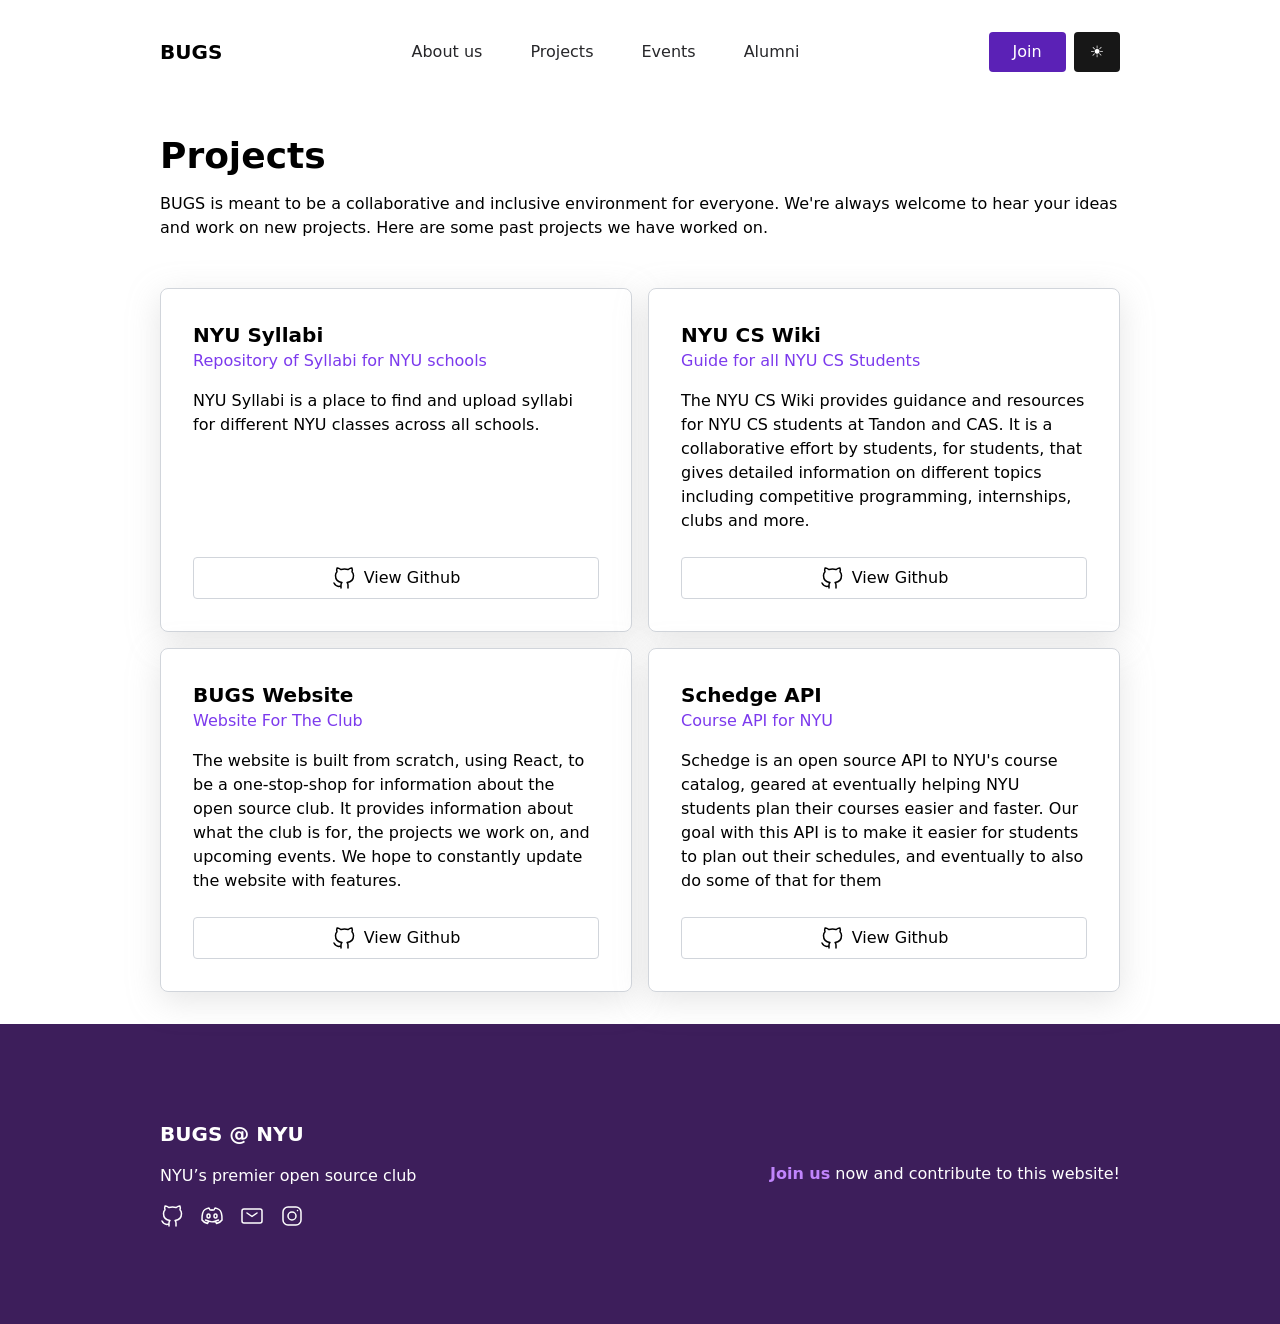
<file: projects/index.html>
<!DOCTYPE html><html><head><meta charSet="utf-8"/><meta http-equiv="x-ua-compatible" content="ie=edge"/><meta name="viewport" content="width=device-width, initial-scale=1, shrink-to-fit=no"/><meta name="generator" content="Gatsby 5.14.1"/><style data-href="/styles.09951effc9b9b4fb2756.css" data-identity="gatsby-global-css">*,:after,:before{--tw-border-spacing-x:0;--tw-border-spacing-y:0;--tw-translate-x:0;--tw-translate-y:0;--tw-rotate:0;--tw-skew-x:0;--tw-skew-y:0;--tw-scale-x:1;--tw-scale-y:1;--tw-pan-x: ;--tw-pan-y: ;--tw-pinch-zoom: ;--tw-scroll-snap-strictness:proximity;--tw-gradient-from-position: ;--tw-gradient-via-position: ;--tw-gradient-to-position: ;--tw-ordinal: ;--tw-slashed-zero: ;--tw-numeric-figure: ;--tw-numeric-spacing: ;--tw-numeric-fraction: ;--tw-ring-inset: ;--tw-ring-offset-width:0px;--tw-ring-offset-color:#fff;--tw-ring-color:rgba(59,130,246,.5);--tw-ring-offset-shadow:0 0 #0000;--tw-ring-shadow:0 0 #0000;--tw-shadow:0 0 #0000;--tw-shadow-colored:0 0 #0000;--tw-blur: ;--tw-brightness: ;--tw-contrast: ;--tw-grayscale: ;--tw-hue-rotate: ;--tw-invert: ;--tw-saturate: ;--tw-sepia: ;--tw-drop-shadow: ;--tw-backdrop-blur: ;--tw-backdrop-brightness: ;--tw-backdrop-contrast: ;--tw-backdrop-grayscale: ;--tw-backdrop-hue-rotate: ;--tw-backdrop-invert: ;--tw-backdrop-opacity: ;--tw-backdrop-saturate: ;--tw-backdrop-sepia: ;--tw-contain-size: ;--tw-contain-layout: ;--tw-contain-paint: ;--tw-contain-style: }::backdrop{--tw-border-spacing-x:0;--tw-border-spacing-y:0;--tw-translate-x:0;--tw-translate-y:0;--tw-rotate:0;--tw-skew-x:0;--tw-skew-y:0;--tw-scale-x:1;--tw-scale-y:1;--tw-pan-x: ;--tw-pan-y: ;--tw-pinch-zoom: ;--tw-scroll-snap-strictness:proximity;--tw-gradient-from-position: ;--tw-gradient-via-position: ;--tw-gradient-to-position: ;--tw-ordinal: ;--tw-slashed-zero: ;--tw-numeric-figure: ;--tw-numeric-spacing: ;--tw-numeric-fraction: ;--tw-ring-inset: ;--tw-ring-offset-width:0px;--tw-ring-offset-color:#fff;--tw-ring-color:rgba(59,130,246,.5);--tw-ring-offset-shadow:0 0 #0000;--tw-ring-shadow:0 0 #0000;--tw-shadow:0 0 #0000;--tw-shadow-colored:0 0 #0000;--tw-blur: ;--tw-brightness: ;--tw-contrast: ;--tw-grayscale: ;--tw-hue-rotate: ;--tw-invert: ;--tw-saturate: ;--tw-sepia: ;--tw-drop-shadow: ;--tw-backdrop-blur: ;--tw-backdrop-brightness: ;--tw-backdrop-contrast: ;--tw-backdrop-grayscale: ;--tw-backdrop-hue-rotate: ;--tw-backdrop-invert: ;--tw-backdrop-opacity: ;--tw-backdrop-saturate: ;--tw-backdrop-sepia: ;--tw-contain-size: ;--tw-contain-layout: ;--tw-contain-paint: ;--tw-contain-style: }/*
! tailwindcss v3.4.17 | MIT License | https://tailwindcss.com
*/*,:after,:before{border:0 solid #e5e7eb;box-sizing:border-box}:after,:before{--tw-content:""}:host,html{-webkit-text-size-adjust:100%;font-feature-settings:normal;-webkit-tap-highlight-color:transparent;font-family:ui-sans-serif,system-ui,sans-serif,Apple Color Emoji,Segoe UI Emoji,Segoe UI Symbol,Noto Color Emoji;font-variation-settings:normal;line-height:1.5;-moz-tab-size:4;-o-tab-size:4;tab-size:4}body{line-height:inherit;margin:0}hr{border-top-width:1px;color:inherit;height:0}abbr:where([title]){-webkit-text-decoration:underline dotted;text-decoration:underline dotted}h1,h2,h3,h4,h5,h6{font-size:inherit;font-weight:inherit}a{color:inherit;text-decoration:inherit}b,strong{font-weight:bolder}code,kbd,pre,samp{font-feature-settings:normal;font-family:ui-monospace,SFMono-Regular,Menlo,Monaco,Consolas,Liberation Mono,Courier New,monospace;font-size:1em;font-variation-settings:normal}small{font-size:80%}sub,sup{font-size:75%;line-height:0;position:relative;vertical-align:baseline}sub{bottom:-.25em}sup{top:-.5em}table{border-collapse:collapse;border-color:inherit;text-indent:0}button,input,optgroup,select,textarea{font-feature-settings:inherit;color:inherit;font-family:inherit;font-size:100%;font-variation-settings:inherit;font-weight:inherit;letter-spacing:inherit;line-height:inherit;margin:0;padding:0}button,select{text-transform:none}button,input:where([type=button]),input:where([type=reset]),input:where([type=submit]){-webkit-appearance:button;background-color:transparent;background-image:none}:-moz-focusring{outline:auto}:-moz-ui-invalid{box-shadow:none}progress{vertical-align:baseline}::-webkit-inner-spin-button,::-webkit-outer-spin-button{height:auto}[type=search]{-webkit-appearance:textfield;outline-offset:-2px}::-webkit-search-decoration{-webkit-appearance:none}::-webkit-file-upload-button{-webkit-appearance:button;font:inherit}summary{display:list-item}blockquote,dd,dl,figure,h1,h2,h3,h4,h5,h6,hr,p,pre{margin:0}fieldset{margin:0}fieldset,legend{padding:0}menu,ol,ul{list-style:none;margin:0;padding:0}dialog{padding:0}textarea{resize:vertical}input::-moz-placeholder,textarea::-moz-placeholder{color:#9ca3af;opacity:1}input::placeholder,textarea::placeholder{color:#9ca3af;opacity:1}[role=button],button{cursor:pointer}:disabled{cursor:default}audio,canvas,embed,iframe,img,object,svg,video{display:block;vertical-align:middle}img,video{height:auto;max-width:100%}[hidden]:where(:not([hidden=until-found])){display:none}.absolute{position:absolute}.relative{position:relative}.left-0{left:0}.right-0{right:0}.top-1\/2{top:50%}.-m-8{margin:-2rem}.m-3{margin:.75rem}.mx-4{margin-left:1rem;margin-right:1rem}.mx-auto{margin-left:auto;margin-right:auto}.my-2{margin-bottom:.5rem;margin-top:.5rem}.mb-0{margin-bottom:0}.mb-12{margin-bottom:3rem}.mb-16{margin-bottom:4rem}.mb-4{margin-bottom:1rem}.mb-5{margin-bottom:1.25rem}.mb-8{margin-bottom:2rem}.ml-60{margin-left:15rem}.mt-12{margin-top:3rem}.mt-2{margin-top:.5rem}.mt-4{margin-top:1rem}.mt-6{margin-top:1.5rem}.mt-8{margin-top:2rem}.block{display:block}.inline-block{display:inline-block}.flex{display:flex}.grid{display:grid}.hidden{display:none}.h-0{height:0}.h-10{height:2.5rem}.h-44{height:11rem}.h-48{height:12rem}.h-64{height:16rem}.h-80{height:20rem}.h-full{height:100%}.min-h-\[calc\(100vh-12rem\)\]{min-height:calc(100vh - 12rem)}.min-h-screen{min-height:100vh}.w-10{width:2.5rem}.w-80{width:20rem}.w-full{width:100%}.max-w-5xl{max-width:64rem}.flex-none{flex:none}.flex-shrink-0{flex-shrink:0}.flex-grow,.grow{flex-grow:1}.-translate-y-1\/2{--tw-translate-y:-50%}.-translate-y-1\/2,.transform{transform:translate(var(--tw-translate-x),var(--tw-translate-y)) rotate(var(--tw-rotate)) skewX(var(--tw-skew-x)) skewY(var(--tw-skew-y)) scaleX(var(--tw-scale-x)) scaleY(var(--tw-scale-y))}.cursor-not-allowed{cursor:not-allowed}.resize{resize:both}.grid-cols-1{grid-template-columns:repeat(1,minmax(0,1fr))}.flex-row{flex-direction:row}.flex-col{flex-direction:column}.flex-wrap{flex-wrap:wrap}.items-start{align-items:flex-start}.items-center{align-items:center}.justify-center{justify-content:center}.justify-between{justify-content:space-between}.gap-12{gap:3rem}.gap-2{gap:.5rem}.gap-4{gap:1rem}.gap-8{gap:2rem}.gap-x-2{-moz-column-gap:.5rem;column-gap:.5rem}.gap-x-4{-moz-column-gap:1rem;column-gap:1rem}.gap-y-4{row-gap:1rem}.space-x-32>:not([hidden])~:not([hidden]){--tw-space-x-reverse:0;margin-left:calc(8rem*(1 - var(--tw-space-x-reverse)));margin-right:calc(8rem*var(--tw-space-x-reverse))}.space-y-4>:not([hidden])~:not([hidden]){--tw-space-y-reverse:0;margin-bottom:calc(1rem*var(--tw-space-y-reverse));margin-top:calc(1rem*(1 - var(--tw-space-y-reverse)))}.justify-self-end{justify-self:end}.overflow-hidden,.truncate{overflow:hidden}.truncate{text-overflow:ellipsis;white-space:nowrap}.rounded{border-radius:.25rem}.rounded-2xl{border-radius:1rem}.rounded-lg{border-radius:.5rem}.rounded-md{border-radius:.375rem}.rounded-sm{border-radius:.125rem}.rounded-xl{border-radius:.75rem}.rounded-l-xl{border-bottom-left-radius:.75rem;border-top-left-radius:.75rem}.rounded-r-xl{border-bottom-right-radius:.75rem;border-top-right-radius:.75rem}.rounded-t-lg{border-top-left-radius:.5rem;border-top-right-radius:.5rem}.border{border-width:1px}.border-2{border-width:2px}.border-l-0{border-left-width:0}.border-r-0{border-right-width:0}.border-gray-300{--tw-border-opacity:1;border-color:rgb(209 213 219/var(--tw-border-opacity,1))}.border-white{--tw-border-opacity:1;border-color:rgb(255 255 255/var(--tw-border-opacity,1))}.bg-\[\#3D1E5B\]{--tw-bg-opacity:1;background-color:rgb(61 30 91/var(--tw-bg-opacity,1))}.bg-\[\#F9F9FF\]{--tw-bg-opacity:1;background-color:rgb(249 249 255/var(--tw-bg-opacity,1))}.bg-neutral-900{--tw-bg-opacity:1;background-color:rgb(23 23 23/var(--tw-bg-opacity,1))}.bg-orange-900{--tw-bg-opacity:1;background-color:rgb(124 45 18/var(--tw-bg-opacity,1))}.bg-violet-800{--tw-bg-opacity:1;background-color:rgb(91 33 182/var(--tw-bg-opacity,1))}.bg-white{--tw-bg-opacity:1;background-color:rgb(255 255 255/var(--tw-bg-opacity,1))}.object-contain{-o-object-fit:contain;object-fit:contain}.object-cover{-o-object-fit:cover;object-fit:cover}.p-16{padding:4rem}.p-2{padding:.5rem}.p-4{padding:1rem}.p-8{padding:2rem}.px-2{padding-left:.5rem;padding-right:.5rem}.px-3{padding-left:.75rem;padding-right:.75rem}.px-4{padding-left:1rem;padding-right:1rem}.px-6{padding-left:1.5rem;padding-right:1.5rem}.px-8{padding-left:2rem;padding-right:2rem}.py-1{padding-bottom:.25rem;padding-top:.25rem}.py-2{padding-bottom:.5rem;padding-top:.5rem}.py-24{padding-bottom:6rem;padding-top:6rem}.py-3{padding-bottom:.75rem;padding-top:.75rem}.py-8{padding-bottom:2rem;padding-top:2rem}.pt-3{padding-top:.75rem}.text-center{text-align:center}.text-2xl{font-size:1.5rem;line-height:2rem}.text-4xl{font-size:2.25rem;line-height:2.5rem}.text-5xl{font-size:3rem;line-height:1}.text-lg{font-size:1.125rem;line-height:1.75rem}.text-sm{font-size:.875rem;line-height:1.25rem}.text-xl{font-size:1.25rem;line-height:1.75rem}.font-bold{font-weight:700}.font-semibold{font-weight:600}.text-black{--tw-text-opacity:1;color:rgb(0 0 0/var(--tw-text-opacity,1))}.text-blue-500{--tw-text-opacity:1;color:rgb(59 130 246/var(--tw-text-opacity,1))}.text-purple-400{--tw-text-opacity:1;color:rgb(192 132 252/var(--tw-text-opacity,1))}.text-purple-600{--tw-text-opacity:1;color:rgb(147 51 234/var(--tw-text-opacity,1))}.text-violet-600{--tw-text-opacity:1;color:rgb(124 58 237/var(--tw-text-opacity,1))}.text-white{--tw-text-opacity:1;color:rgb(255 255 255/var(--tw-text-opacity,1))}.text-zinc-600{--tw-text-opacity:1;color:rgb(82 82 91/var(--tw-text-opacity,1))}.text-zinc-800{--tw-text-opacity:1;color:rgb(39 39 42/var(--tw-text-opacity,1))}.antialiased{-webkit-font-smoothing:antialiased;-moz-osx-font-smoothing:grayscale}.opacity-50{opacity:.5}.shadow{--tw-shadow:0 1px 3px 0 rgba(0,0,0,.1),0 1px 2px -1px rgba(0,0,0,.1);--tw-shadow-colored:0 1px 3px 0 var(--tw-shadow-color),0 1px 2px -1px var(--tw-shadow-color);box-shadow:var(--tw-ring-offset-shadow,0 0 #0000),var(--tw-ring-shadow,0 0 #0000),var(--tw-shadow)}.drop-shadow-\[0_8px_16px_rgba\(151\2c 151\2c 151\2c 0\.25\)\]{--tw-drop-shadow:drop-shadow(0 8px 16px hsla(0,0%,59%,.25))}.drop-shadow-\[0_8px_16px_rgba\(151\2c 151\2c 151\2c 0\.25\)\],.filter{filter:var(--tw-blur) var(--tw-brightness) var(--tw-contrast) var(--tw-grayscale) var(--tw-hue-rotate) var(--tw-invert) var(--tw-saturate) var(--tw-sepia) var(--tw-drop-shadow)}.transition-colors{transition-duration:.15s;transition-property:color,background-color,border-color,text-decoration-color,fill,stroke;transition-timing-function:cubic-bezier(.4,0,.2,1)}.transition-height{transition-duration:.15s;transition-property:height;transition-timing-function:cubic-bezier(.4,0,.2,1)}.transition-transform{transition-duration:.15s;transition-property:transform;transition-timing-function:cubic-bezier(.4,0,.2,1)}.duration-100{transition-duration:.1s}.hover\:scale-110:hover{--tw-scale-x:1.1;--tw-scale-y:1.1;transform:translate(var(--tw-translate-x),var(--tw-translate-y)) rotate(var(--tw-rotate)) skewX(var(--tw-skew-x)) skewY(var(--tw-skew-y)) scaleX(var(--tw-scale-x)) scaleY(var(--tw-scale-y))}.hover\:bg-gray-100:hover{--tw-bg-opacity:1;background-color:rgb(243 244 246/var(--tw-bg-opacity,1))}.hover\:bg-gray-200:hover{--tw-bg-opacity:1;background-color:rgb(229 231 235/var(--tw-bg-opacity,1))}.hover\:bg-neutral-800:hover{--tw-bg-opacity:1;background-color:rgb(38 38 38/var(--tw-bg-opacity,1))}.hover\:bg-violet-600:hover{--tw-bg-opacity:1;background-color:rgb(124 58 237/var(--tw-bg-opacity,1))}.hover\:bg-white:hover{--tw-bg-opacity:1;background-color:rgb(255 255 255/var(--tw-bg-opacity,1))}.hover\:bg-opacity-\[0\.3\]:hover{--tw-bg-opacity:0.3}.hover\:text-pink-200:hover{--tw-text-opacity:1;color:rgb(251 207 232/var(--tw-text-opacity,1))}.hover\:underline:hover{text-decoration-line:underline}.group:hover .group-hover\:bg-neutral-600{--tw-bg-opacity:1;background-color:rgb(82 82 82/var(--tw-bg-opacity,1))}.dark\:border-gray-300:is(.dark *){--tw-border-opacity:1;border-color:rgb(209 213 219/var(--tw-border-opacity,1))}.dark\:border-neutral-700:is(.dark *){--tw-border-opacity:1;border-color:rgb(64 64 64/var(--tw-border-opacity,1))}.dark\:bg-neutral-800:is(.dark *){--tw-bg-opacity:1;background-color:rgb(38 38 38/var(--tw-bg-opacity,1))}.dark\:bg-neutral-900:is(.dark *){--tw-bg-opacity:1;background-color:rgb(23 23 23/var(--tw-bg-opacity,1))}.dark\:bg-zinc-900:is(.dark *){--tw-bg-opacity:1;background-color:rgb(24 24 27/var(--tw-bg-opacity,1))}.dark\:text-stone-100:is(.dark *){--tw-text-opacity:1;color:rgb(245 245 244/var(--tw-text-opacity,1))}.dark\:text-white:is(.dark *){--tw-text-opacity:1;color:rgb(255 255 255/var(--tw-text-opacity,1))}.dark\:text-zinc-400:is(.dark *){--tw-text-opacity:1;color:rgb(161 161 170/var(--tw-text-opacity,1))}.dark\:hover\:bg-neutral-600:hover:is(.dark *){--tw-bg-opacity:1;background-color:rgb(82 82 82/var(--tw-bg-opacity,1))}.dark\:hover\:bg-neutral-800:hover:is(.dark *){--tw-bg-opacity:1;background-color:rgb(38 38 38/var(--tw-bg-opacity,1))}@media (min-width:640px){.sm\:h-96{height:24rem}.sm\:grid-cols-2{grid-template-columns:repeat(2,minmax(0,1fr))}}@media (min-width:768px){.md\:mb-0{margin-bottom:0}.md\:mt-0{margin-top:0}.md\:block{display:block}.md\:inline-block{display:inline-block}.md\:flex{display:flex}.md\:hidden{display:none}.md\:h-30rem{height:30rem}.md\:h-auto{height:auto}.md\:w-auto{width:auto}.md\:flex-grow{flex-grow:1}.md\:grid-cols-2{grid-template-columns:repeat(2,minmax(0,1fr))}.md\:flex-row{flex-direction:row}.md\:items-center{align-items:center}.md\:justify-center{justify-content:center}.md\:gap-0{gap:0}.md\:space-x-12>:not([hidden])~:not([hidden]){--tw-space-x-reverse:0;margin-left:calc(3rem*(1 - var(--tw-space-x-reverse)));margin-right:calc(3rem*var(--tw-space-x-reverse))}.md\:space-x-4>:not([hidden])~:not([hidden]){--tw-space-x-reverse:0;margin-left:calc(1rem*(1 - var(--tw-space-x-reverse)));margin-right:calc(1rem*var(--tw-space-x-reverse))}.md\:space-y-0>:not([hidden])~:not([hidden]){--tw-space-y-reverse:0;margin-bottom:calc(0px*var(--tw-space-y-reverse));margin-top:calc(0px*(1 - var(--tw-space-y-reverse)))}}@media (min-width:1024px){.lg\:grid-cols-3{grid-template-columns:repeat(3,minmax(0,1fr))}.lg\:py-28{padding-bottom:7rem;padding-top:7rem}.lg\:text-8xl{font-size:6rem;line-height:1}}.\[\&\>path\]\:dark\:fill-white:is(.dark *)>path{fill:#fff}</style><style>.gatsby-image-wrapper{position:relative;overflow:hidden}.gatsby-image-wrapper picture.object-fit-polyfill{position:static!important}.gatsby-image-wrapper img{bottom:0;height:100%;left:0;margin:0;max-width:none;padding:0;position:absolute;right:0;top:0;width:100%;object-fit:cover}.gatsby-image-wrapper [data-main-image]{opacity:0;transform:translateZ(0);transition:opacity .25s linear;will-change:opacity}.gatsby-image-wrapper-constrained{display:inline-block;vertical-align:top}</style><noscript><style>.gatsby-image-wrapper noscript [data-main-image]{opacity:1!important}.gatsby-image-wrapper [data-placeholder-image]{opacity:0!important}</style></noscript><script type="module">const e="undefined"!=typeof HTMLImageElement&&"loading"in HTMLImageElement.prototype;e&&document.body.addEventListener("load",(function(e){const t=e.target;if(void 0===t.dataset.mainImage)return;if(void 0===t.dataset.gatsbyImageSsr)return;let a=null,n=t;for(;null===a&&n;)void 0!==n.parentNode.dataset.gatsbyImageWrapper&&(a=n.parentNode),n=n.parentNode;const o=a.querySelector("[data-placeholder-image]"),r=new Image;r.src=t.currentSrc,r.decode().catch((()=>{})).then((()=>{t.style.opacity=1,o&&(o.style.opacity=0,o.style.transition="opacity 500ms linear")}))}),!0);</script><link rel="sitemap" type="application/xml" href="/sitemap-index.xml"/><link rel="icon" href="/favicon-32x32.png?v=020940748c1f26abe38ecc937d8e483f" type="image/png"/><link rel="manifest" href="/manifest.webmanifest" crossorigin="anonymous"/><link rel="apple-touch-icon" sizes="48x48" href="/icons/icon-48x48.png?v=020940748c1f26abe38ecc937d8e483f"/><link rel="apple-touch-icon" sizes="72x72" href="/icons/icon-72x72.png?v=020940748c1f26abe38ecc937d8e483f"/><link rel="apple-touch-icon" sizes="96x96" href="/icons/icon-96x96.png?v=020940748c1f26abe38ecc937d8e483f"/><link rel="apple-touch-icon" sizes="144x144" href="/icons/icon-144x144.png?v=020940748c1f26abe38ecc937d8e483f"/><link rel="apple-touch-icon" sizes="192x192" href="/icons/icon-192x192.png?v=020940748c1f26abe38ecc937d8e483f"/><link rel="apple-touch-icon" sizes="256x256" href="/icons/icon-256x256.png?v=020940748c1f26abe38ecc937d8e483f"/><link rel="apple-touch-icon" sizes="384x384" href="/icons/icon-384x384.png?v=020940748c1f26abe38ecc937d8e483f"/><link rel="apple-touch-icon" sizes="512x512" href="/icons/icon-512x512.png?v=020940748c1f26abe38ecc937d8e483f"/><title data-gatsby-head="true">Projects</title></head><body><div id="___gatsby"><div style="outline:none" tabindex="-1" id="gatsby-focus-wrapper"><div class="min-h-screen antialiased dark"><div class="light:bg-white dark:bg-zinc-900"><header><nav class="flex max-w-5xl mx-auto items-center justify-between flex-wrap p-8"><div class="flex items-center flex-shrink-0"><a class="text-xl font-bold dark:text-stone-100" href="/">BUGS</a></div><div class="block md:hidden"><button class="text-white flex w-10 h-10 items-center justify-center"><svg width="1.5em" height="1.5em" stroke-width="1.5" viewBox="0 0 24 24" fill="none" xmlns="http://www.w3.org/2000/svg" color="currentColor"><path d="M3 5h18M3 12h18M3 19h18" stroke="currentColor" stroke-linecap="round" stroke-linejoin="round"></path></svg></button></div><div class="h-0 w-full block truncate flex-grow mt-2 transition-height duration-100 md:mt-0 md:flex md:items-center md:w-auto md:h-auto"><div class="md:flex md:flex-row md:flex-grow md:space-x-12 md:justify-center"><a class="text-zinc-800 block mb-4 md:mb-0 md:inline-block dark:text-stone-100" href="/about/">About us</a><a aria-current="page" class="text-zinc-800 block mb-4 md:mb-0 md:inline-block dark:text-stone-100" href="/projects/">Projects</a><a class="text-zinc-800 block mb-4 md:mb-0 md:inline-block dark:text-stone-100" href="/events/">Events</a><a class="text-zinc-800 block mb-4 md:mb-0 md:inline-block dark:text-stone-100" href="/alumni/">Alumni</a></div><div class="flex flex-row gap-2"><a href="https://discord.gg/75jgtXy7rz"><button class="px-4 py-2 rounded bg-violet-800 hover:bg-violet-600 text-white px-6">Join</button></a><button class="px-4 py-2 rounded bg-neutral-900 dark:bg-neutral-800 hover:bg-neutral-800 dark:hover:bg-neutral-600 text-white pv-6">🌙</button></div></div></nav></header><main class="w-full min-h-[calc(100vh-12rem)] dark:text-white"><div class="max-w-5xl mx-auto px-8 flex flex-col py-8"><h2 class="text-4xl font-bold">Projects</h2><p class="mt-4">BUGS is meant to be a collaborative and inclusive environment for everyone. We&#x27;re always welcome to hear your ideas and work on new projects. Here are some past projects we have worked on.</p><div class="mt-12 grid grid-cols-1 gap-4 md:grid-cols-2"><a href="https://nyusyllabi.com" target="_blank" rel="noreferrer" class="group bg-white border-gray-300 border dark:bg-neutral-900 dark:border-neutral-700 hover:bg-gray-200 dark:hover:bg-neutral-800 transition-colors p-8 rounded-lg drop-shadow-[0_8px_16px_rgba(151,151,151,0.25)]"><div class="h-full flex flex-col"><h2 class="text-xl font-bold">NYU Syllabi</h2><p class="text-violet-600">Repository of Syllabi for NYU schools</p><p class="grow mt-4">NYU Syllabi is a place to find and upload syllabi for different NYU classes across all schools.</p><a class="mt-6 justify-self-end" href="https://github.com/BUGS-NYU/nyu-syllabi/" target="_blank" rel="noopener noreferrer"><button class="px-4 py-2 rounded bg-white dark:bg-neutral-900 dark:border-gray-300 border-gray-300 border hover:bg-gray-100 text-black dark:text-white w-full flex gap-2 justify-center "><svg width="1.5em" height="1.5em" stroke-width="1.5" viewBox="0 0 24 24" fill="none" xmlns="http://www.w3.org/2000/svg" color="currentColor" class="inline-block"><path d="M16 22.027v-2.87a3.37 3.37 0 00-.94-2.61c3.14-.35 6.44-1.54 6.44-7a5.44 5.44 0 00-1.5-3.75 5.07 5.07 0 00-.09-3.77s-1.18-.35-3.91 1.48a13.38 13.38 0 00-7 0c-2.73-1.83-3.91-1.48-3.91-1.48A5.07 5.07 0 005 5.797a5.44 5.44 0 00-1.5 3.78c0 5.42 3.3 6.61 6.44 7a3.37 3.37 0 00-.94 2.58v2.87M9 20.027c-3 .973-5.5 0-7-3" stroke="currentColor" stroke-linecap="round" stroke-linejoin="round"></path></svg> View Github</button></a></div></a><a href="https://nyucswiki.com" target="_blank" rel="noreferrer" class="group bg-white border-gray-300 border dark:bg-neutral-900 dark:border-neutral-700 hover:bg-gray-200 dark:hover:bg-neutral-800 transition-colors p-8 rounded-lg drop-shadow-[0_8px_16px_rgba(151,151,151,0.25)]"><div class="h-full flex flex-col"><h2 class="text-xl font-bold">NYU CS Wiki</h2><p class="text-violet-600">Guide for all NYU CS Students</p><p class="grow mt-4">The NYU CS Wiki provides guidance and resources for NYU CS students at Tandon and CAS. It is a collaborative effort by students, for students, that gives detailed information on different topics including competitive programming, internships, clubs and more.</p><a class="mt-6 justify-self-end" href="https://github.com/BUGS-NYU/nyu-cs-wiki/" target="_blank" rel="noopener noreferrer"><button class="px-4 py-2 rounded bg-white dark:bg-neutral-900 dark:border-gray-300 border-gray-300 border hover:bg-gray-100 text-black dark:text-white w-full flex gap-2 justify-center "><svg width="1.5em" height="1.5em" stroke-width="1.5" viewBox="0 0 24 24" fill="none" xmlns="http://www.w3.org/2000/svg" color="currentColor" class="inline-block"><path d="M16 22.027v-2.87a3.37 3.37 0 00-.94-2.61c3.14-.35 6.44-1.54 6.44-7a5.44 5.44 0 00-1.5-3.75 5.07 5.07 0 00-.09-3.77s-1.18-.35-3.91 1.48a13.38 13.38 0 00-7 0c-2.73-1.83-3.91-1.48-3.91-1.48A5.07 5.07 0 005 5.797a5.44 5.44 0 00-1.5 3.78c0 5.42 3.3 6.61 6.44 7a3.37 3.37 0 00-.94 2.58v2.87M9 20.027c-3 .973-5.5 0-7-3" stroke="currentColor" stroke-linecap="round" stroke-linejoin="round"></path></svg> View Github</button></a></div></a><a href="https://bugsnyu.com" target="_blank" rel="noreferrer" class="group bg-white border-gray-300 border dark:bg-neutral-900 dark:border-neutral-700 hover:bg-gray-200 dark:hover:bg-neutral-800 transition-colors p-8 rounded-lg drop-shadow-[0_8px_16px_rgba(151,151,151,0.25)]"><div class="h-full flex flex-col"><h2 class="text-xl font-bold">BUGS Website</h2><p class="text-violet-600">Website For The Club</p><p class="grow mt-4">The website is built from scratch, using React, to be a one-stop-shop for information about the open source club. It provides information about what the club is for, the projects we work on, and upcoming events. We hope to constantly update the website with features.</p><a class="mt-6 justify-self-end" href="https://github.com/BUGS-NYU/bugs-website" target="_blank" rel="noopener noreferrer"><button class="px-4 py-2 rounded bg-white dark:bg-neutral-900 dark:border-gray-300 border-gray-300 border hover:bg-gray-100 text-black dark:text-white w-full flex gap-2 justify-center "><svg width="1.5em" height="1.5em" stroke-width="1.5" viewBox="0 0 24 24" fill="none" xmlns="http://www.w3.org/2000/svg" color="currentColor" class="inline-block"><path d="M16 22.027v-2.87a3.37 3.37 0 00-.94-2.61c3.14-.35 6.44-1.54 6.44-7a5.44 5.44 0 00-1.5-3.75 5.07 5.07 0 00-.09-3.77s-1.18-.35-3.91 1.48a13.38 13.38 0 00-7 0c-2.73-1.83-3.91-1.48-3.91-1.48A5.07 5.07 0 005 5.797a5.44 5.44 0 00-1.5 3.78c0 5.42 3.3 6.61 6.44 7a3.37 3.37 0 00-.94 2.58v2.87M9 20.027c-3 .973-5.5 0-7-3" stroke="currentColor" stroke-linecap="round" stroke-linejoin="round"></path></svg> View Github</button></a></div></a><a href="https://nyu.a1liu.com/api/" target="_blank" rel="noreferrer" class="group bg-white border-gray-300 border dark:bg-neutral-900 dark:border-neutral-700 hover:bg-gray-200 dark:hover:bg-neutral-800 transition-colors p-8 rounded-lg drop-shadow-[0_8px_16px_rgba(151,151,151,0.25)]"><div class="h-full flex flex-col"><h2 class="text-xl font-bold">Schedge API</h2><p class="text-violet-600">Course API for NYU</p><p class="grow mt-4">Schedge is an open source API to NYU&#x27;s course catalog, geared at eventually helping NYU students plan their courses easier and faster. Our goal with this API is to make it easier for students to plan out their schedules, and eventually to also do some of that for them</p><a class="mt-6 justify-self-end" href="https://github.com/BUGS-NYU/schedge" target="_blank" rel="noopener noreferrer"><button class="px-4 py-2 rounded bg-white dark:bg-neutral-900 dark:border-gray-300 border-gray-300 border hover:bg-gray-100 text-black dark:text-white w-full flex gap-2 justify-center "><svg width="1.5em" height="1.5em" stroke-width="1.5" viewBox="0 0 24 24" fill="none" xmlns="http://www.w3.org/2000/svg" color="currentColor" class="inline-block"><path d="M16 22.027v-2.87a3.37 3.37 0 00-.94-2.61c3.14-.35 6.44-1.54 6.44-7a5.44 5.44 0 00-1.5-3.75 5.07 5.07 0 00-.09-3.77s-1.18-.35-3.91 1.48a13.38 13.38 0 00-7 0c-2.73-1.83-3.91-1.48-3.91-1.48A5.07 5.07 0 005 5.797a5.44 5.44 0 00-1.5 3.78c0 5.42 3.3 6.61 6.44 7a3.37 3.37 0 00-.94 2.58v2.87M9 20.027c-3 .973-5.5 0-7-3" stroke="currentColor" stroke-linecap="round" stroke-linejoin="round"></path></svg> View Github</button></a></div></a></div></div></main><footer class="w-full bg-[#3D1E5B] text-white"><div class="mx-auto max-w-5xl px-8 py-24 flex flex-col gap-12 items-start justify-between md:flex-row md:items-center md:gap-0"><div class="flex flex-col gap-y-4"><p class="text-xl font-bold">BUGS @ NYU</p><p>NYU’s premier open source club</p><div class="flex flex-row gap-x-4"><a class="hover:scale-110" href="https://github.com/BUGS-NYU" target="_blank" rel="noopener noreferrer"><svg width="1.5em" height="1.5em" stroke-width="1.5" viewBox="0 0 24 24" fill="none" xmlns="http://www.w3.org/2000/svg" color="currentColor"><path d="M16 22.027v-2.87a3.37 3.37 0 00-.94-2.61c3.14-.35 6.44-1.54 6.44-7a5.44 5.44 0 00-1.5-3.75 5.07 5.07 0 00-.09-3.77s-1.18-.35-3.91 1.48a13.38 13.38 0 00-7 0c-2.73-1.83-3.91-1.48-3.91-1.48A5.07 5.07 0 005 5.797a5.44 5.44 0 00-1.5 3.78c0 5.42 3.3 6.61 6.44 7a3.37 3.37 0 00-.94 2.58v2.87M9 20.027c-3 .973-5.5 0-7-3" stroke="currentColor" stroke-linecap="round" stroke-linejoin="round"></path></svg></a><a class="hover:scale-110" href="https://discord.com/invite/75jgtXy7rz" target="_blank" rel="noopener noreferrer"><svg width="1.5em" height="1.5em" viewBox="0 0 24 24" stroke-width="1.5" fill="none" xmlns="http://www.w3.org/2000/svg" color="currentColor"><path d="M5.5 16c5 2.5 8 2.5 13 0M15.5 17.5l1 2s4.171-1.328 5.5-3.5c0-1 .53-8.147-3-10.5-1.5-1-4-1.5-4-1.5l-1 2h-2" stroke="currentColor" stroke-linecap="round" stroke-linejoin="round"></path><path d="M8.528 17.5l-1 2s-4.171-1.328-5.5-3.5c0-1-.53-8.147 3-10.5 1.5-1 4-1.5 4-1.5l1 2h2" stroke="currentColor" stroke-linecap="round" stroke-linejoin="round"></path><path d="M8.5 14c-.828 0-1.5-.895-1.5-2s.672-2 1.5-2 1.5.895 1.5 2-.672 2-1.5 2zM15.5 14c-.828 0-1.5-.895-1.5-2s.672-2 1.5-2 1.5.895 1.5 2-.672 2-1.5 2z" stroke="currentColor" stroke-linecap="round" stroke-linejoin="round"></path></svg></a><a class="hover:scale-110" href="mailto:bugsnyu@gmail.com" target="_blank" rel="noopener noreferrer"><svg width="1.5em" height="1.5em" stroke-width="1.5" viewBox="0 0 24 24" fill="none" xmlns="http://www.w3.org/2000/svg" color="currentColor"><path d="M7 9l5 3.5L17 9" stroke="currentColor" stroke-linecap="round" stroke-linejoin="round"></path><path d="M2 17V7a2 2 0 012-2h16a2 2 0 012 2v10a2 2 0 01-2 2H4a2 2 0 01-2-2z" stroke="currentColor"></path></svg></a><a class="hover:scale-110" href="https://www.instagram.com/bugsnyu/" target="_blank" rel="noopener noreferrer"><svg width="1.5em" height="1.5em" stroke-width="1.5" viewBox="0 0 24 24" fill="none" xmlns="http://www.w3.org/2000/svg" color="currentColor"><path d="M12 16a4 4 0 100-8 4 4 0 000 8z" stroke="currentColor" stroke-linecap="round" stroke-linejoin="round"></path><path d="M3 16V8a5 5 0 015-5h8a5 5 0 015 5v8a5 5 0 01-5 5H8a5 5 0 01-5-5z" stroke="currentColor"></path><path d="M17.5 6.51l.01-.011" stroke="currentColor" stroke-linecap="round" stroke-linejoin="round"></path></svg></a></div></div><p><a href="https://discord.com/invite/75jgtXy7rz" class="text-purple-400 font-bold hover:text-pink-200" target="_blank" rel="noopener noreferrer">Join us</a> <!-- -->now and contribute to this website!</p></div></footer></div></div></div><div id="gatsby-announcer" style="position:absolute;top:0;width:1px;height:1px;padding:0;overflow:hidden;clip:rect(0, 0, 0, 0);white-space:nowrap;border:0" aria-live="assertive" aria-atomic="true"></div></div><script id="gatsby-script-loader">/*<![CDATA[*/window.pagePath="/projects/";/*]]>*/</script><!-- slice-start id="_gatsby-scripts-1" -->
          <script
            id="gatsby-chunk-mapping"
          >
            window.___chunkMapping="{\"app\":[\"/app-2f6a17a32255480ce53c.js\"],\"component---src-pages-404-tsx\":[\"/component---src-pages-404-tsx-b8b2cb59650b469e8ea0.js\"],\"component---src-pages-about-tsx\":[\"/component---src-pages-about-tsx-eaef52e525d97fa2c925.js\"],\"component---src-pages-alumni-tsx\":[\"/component---src-pages-alumni-tsx-0c6a2522147e1a5346bf.js\"],\"component---src-pages-event-tsx\":[\"/component---src-pages-event-tsx-873c6ea6f82a576940c3.js\"],\"component---src-pages-events-tsx\":[\"/component---src-pages-events-tsx-f9f5cc84df5a774f3e3c.js\"],\"component---src-pages-index-tsx\":[\"/component---src-pages-index-tsx-4413e89a3ad8066d3e4a.js\"],\"component---src-pages-projects-tsx\":[\"/component---src-pages-projects-tsx-7271e6e82a0494c05003.js\"]}";
          </script>
        <script>window.___webpackCompilationHash="56511438cbc6a708e01b";</script><script src="/webpack-runtime-556dcfc90212ae1c55a0.js" async></script><script src="/framework-e2140563fe6d897b52b5.js" async></script><script src="/app-2f6a17a32255480ce53c.js" async></script><!-- slice-end id="_gatsby-scripts-1" --></body></html>
</file>
